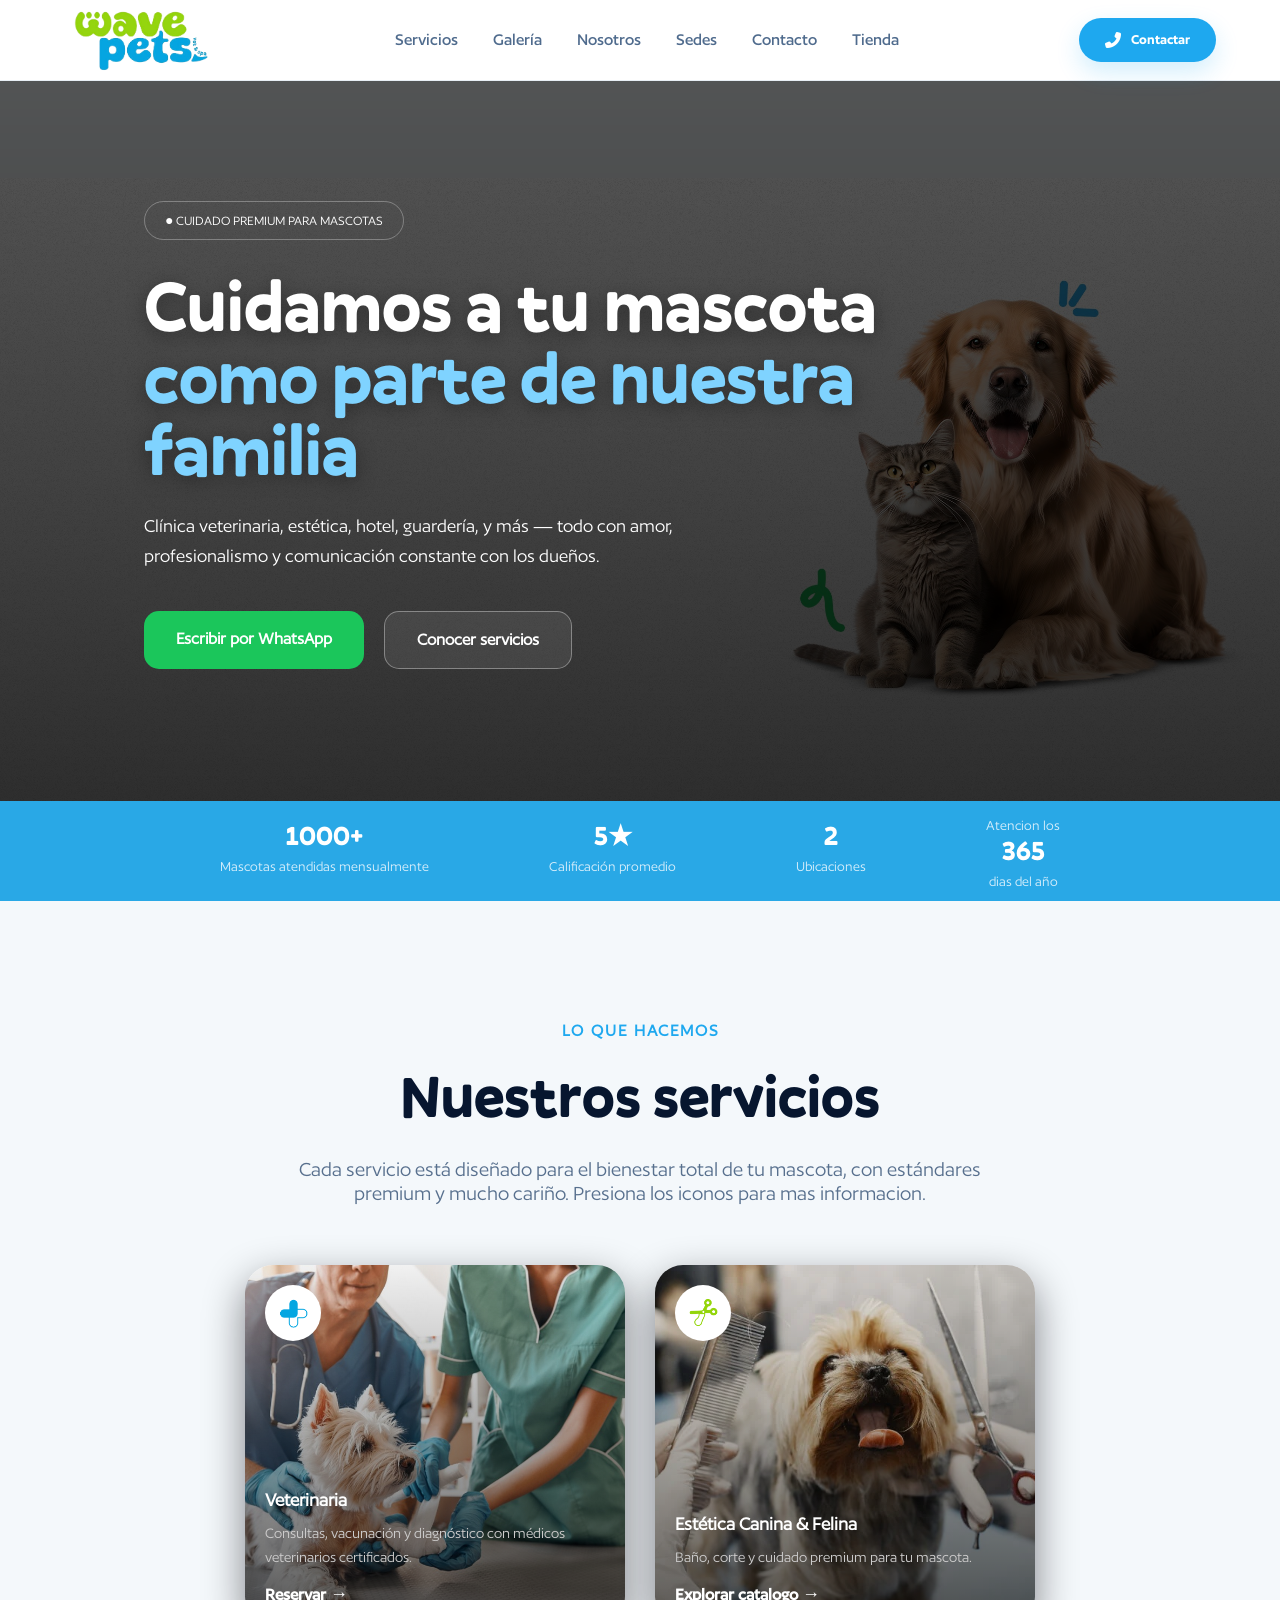
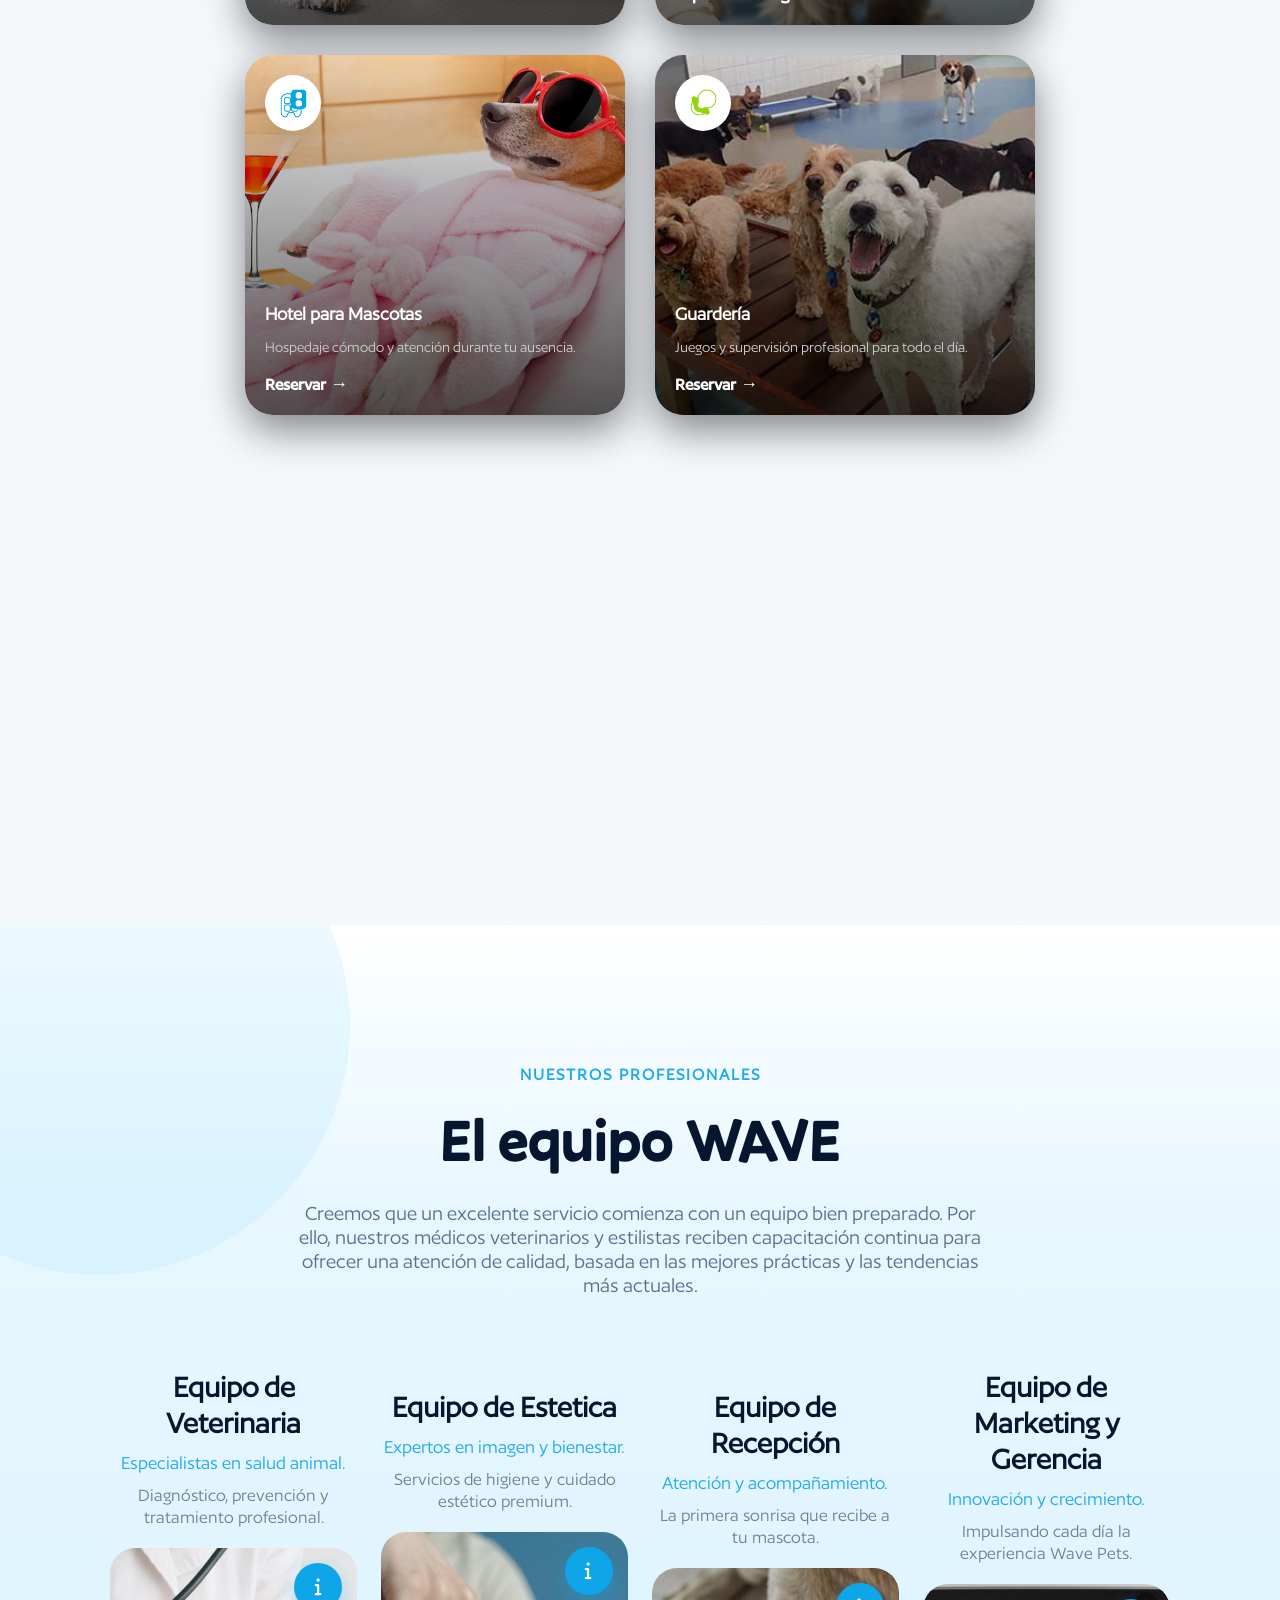
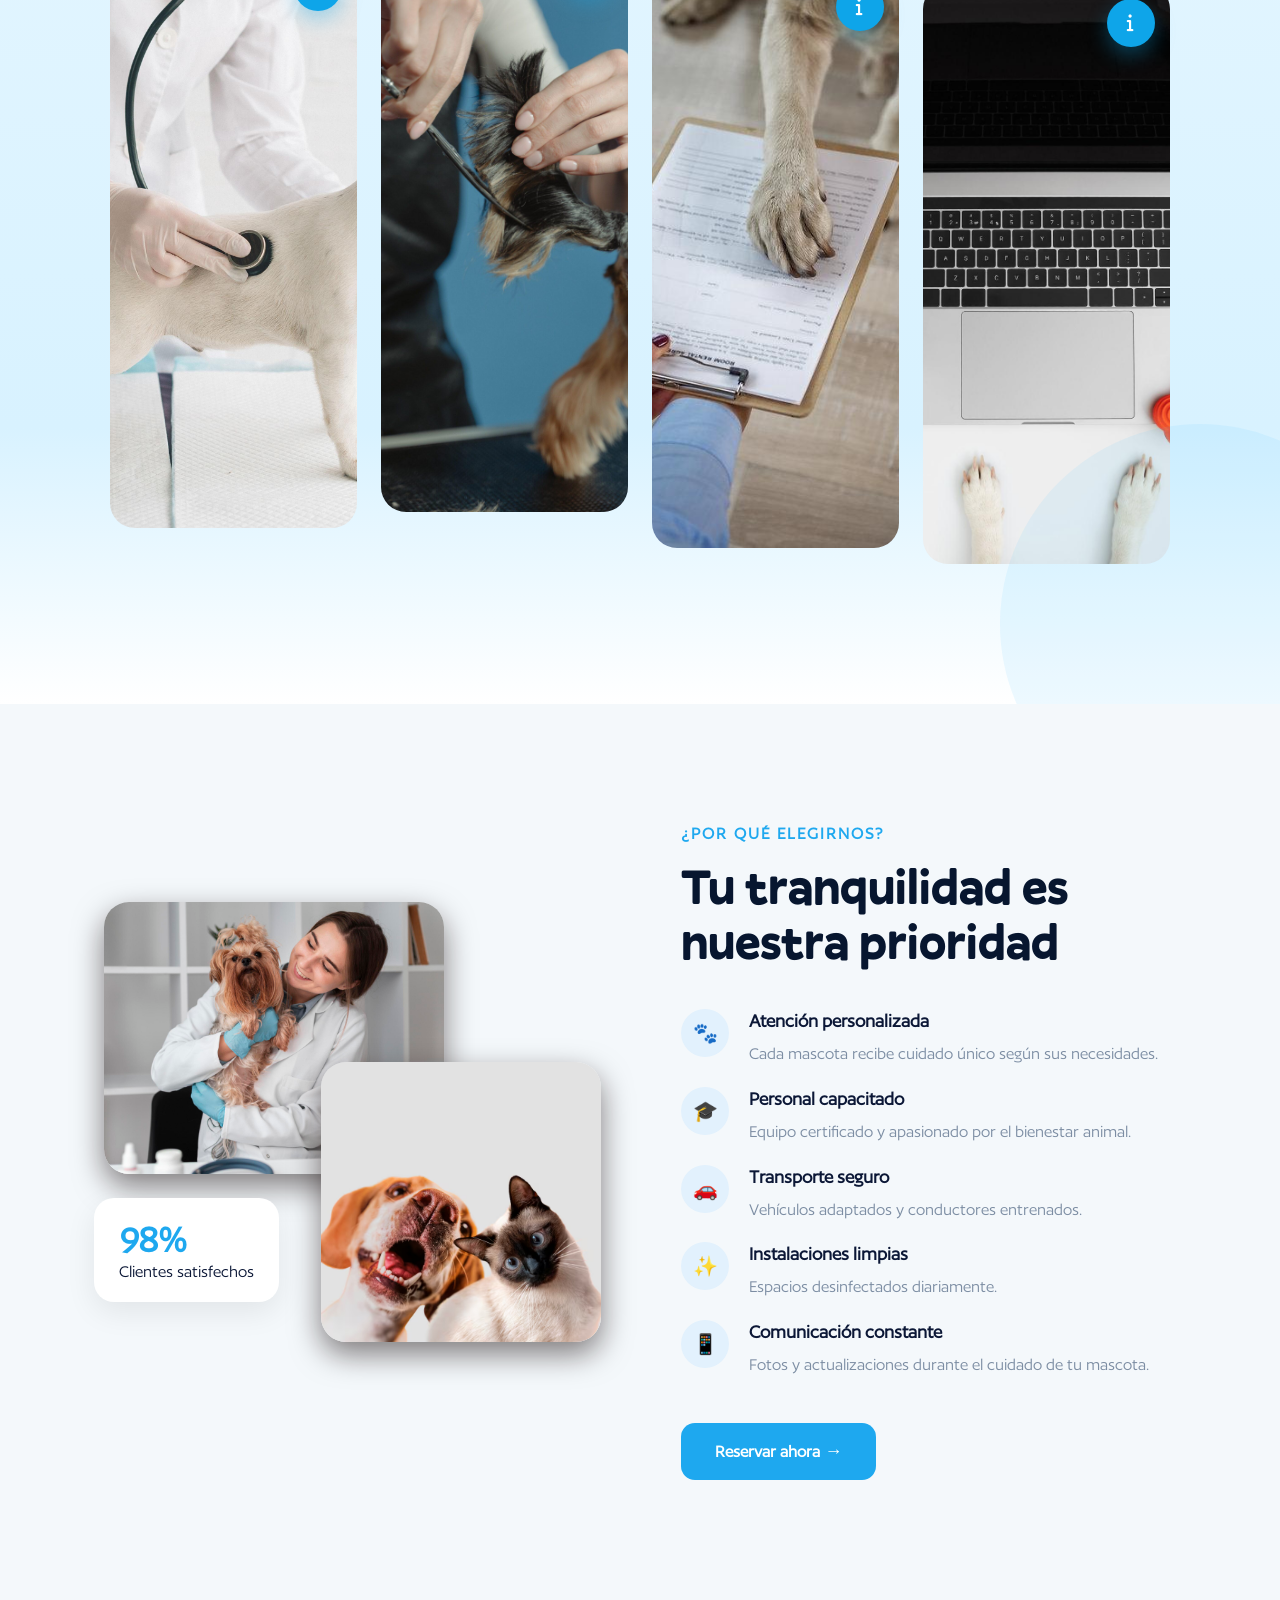
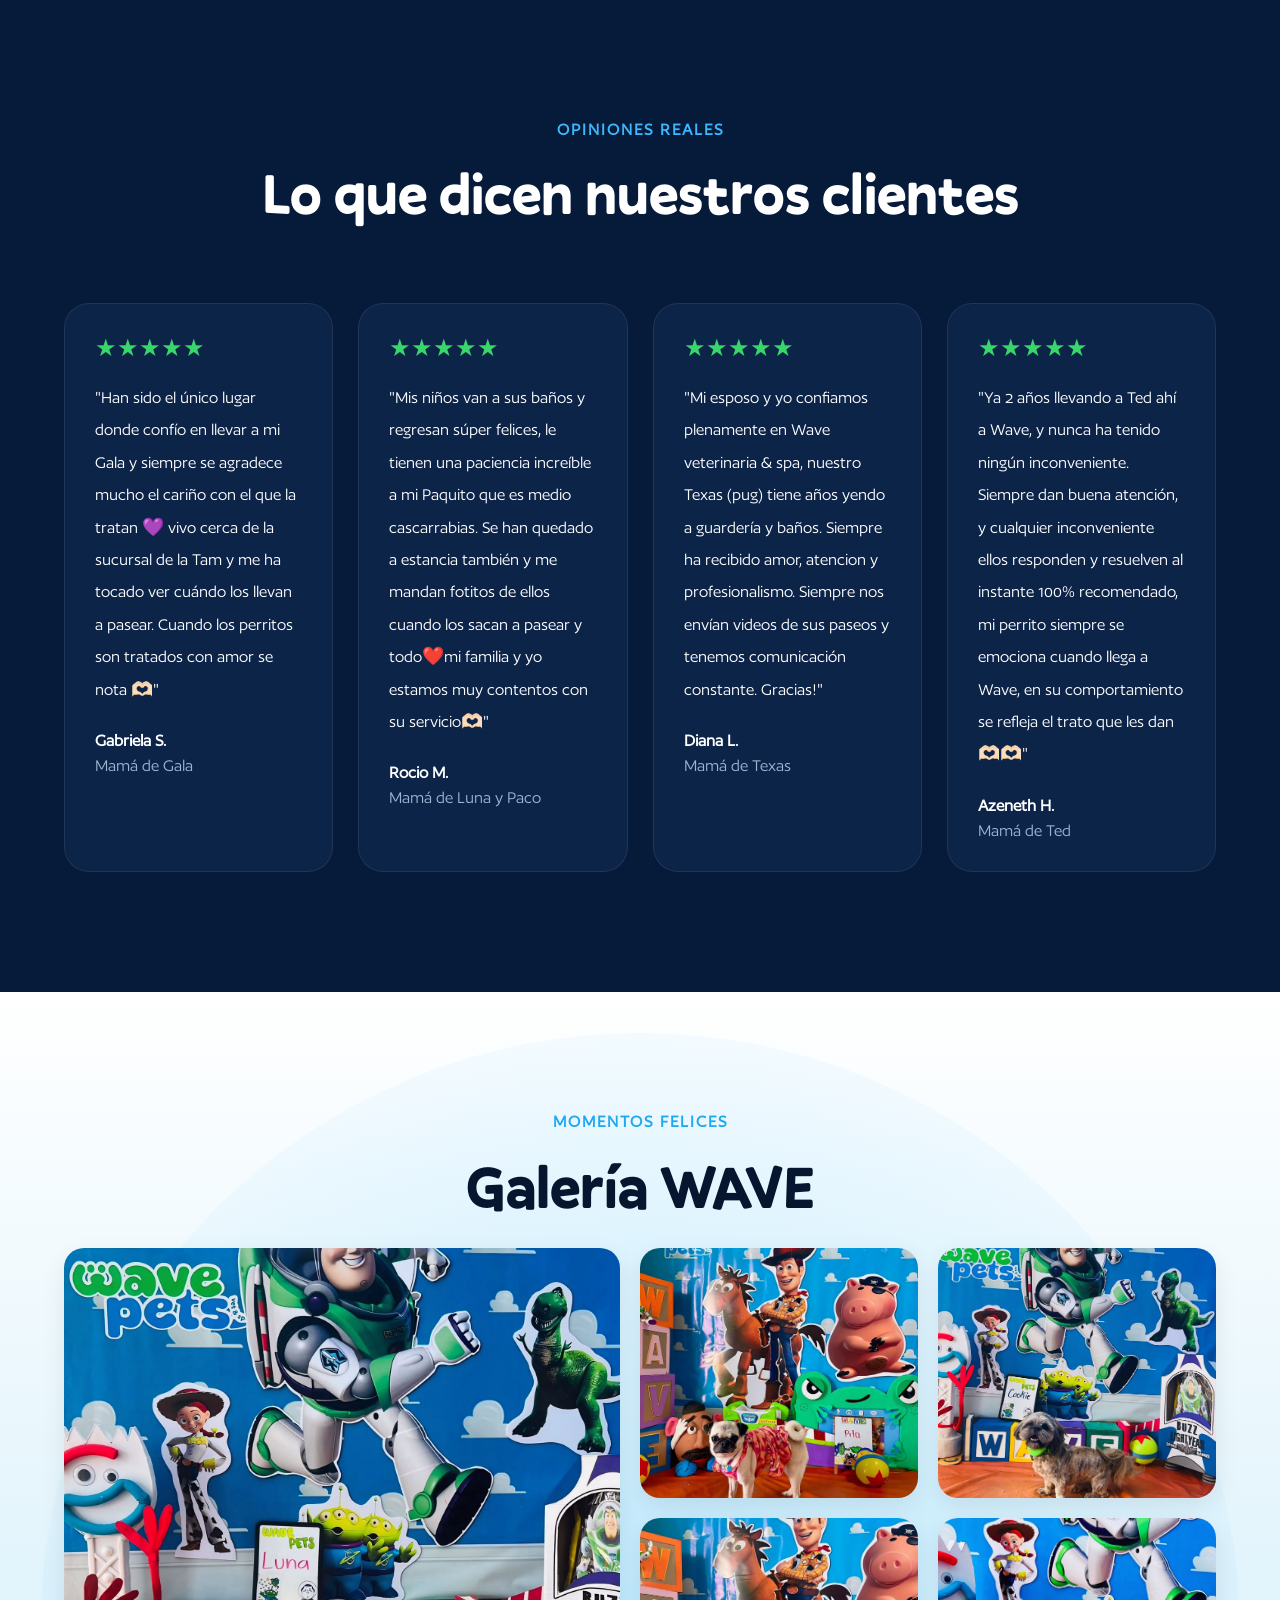
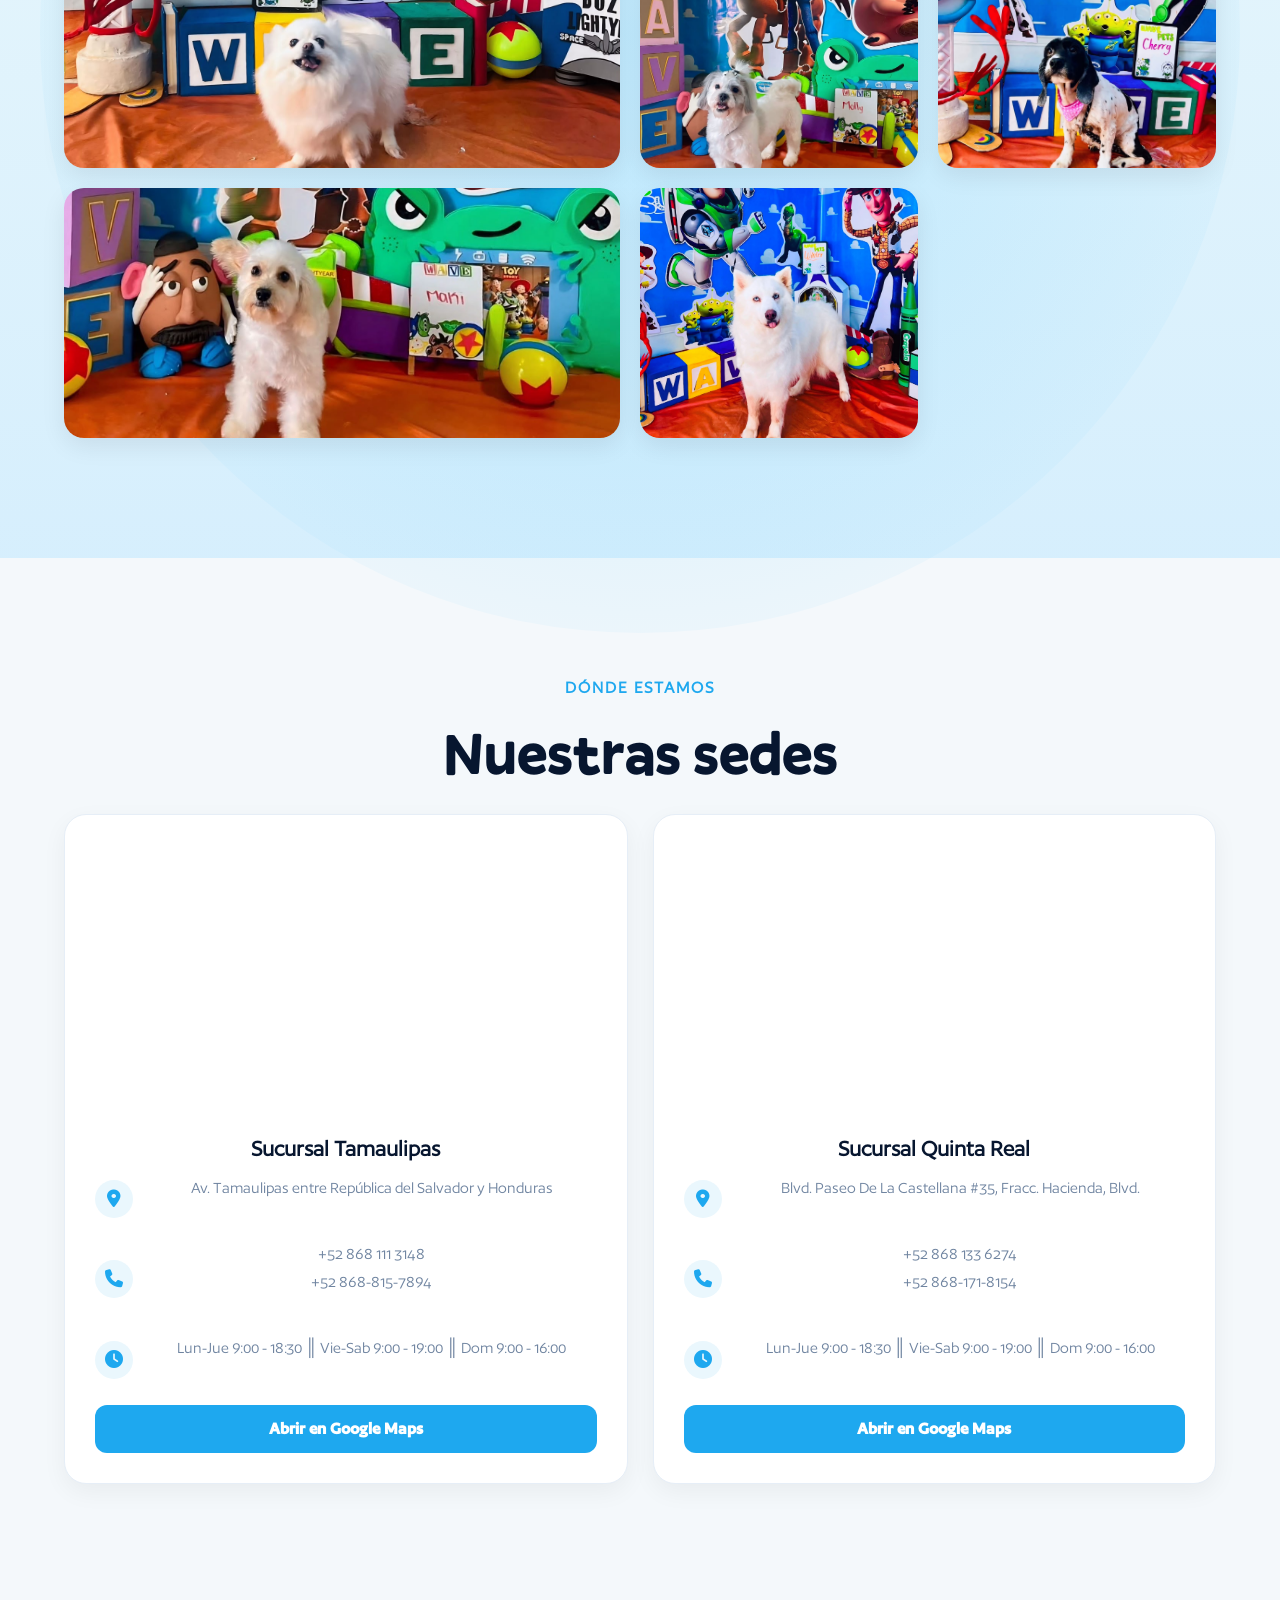
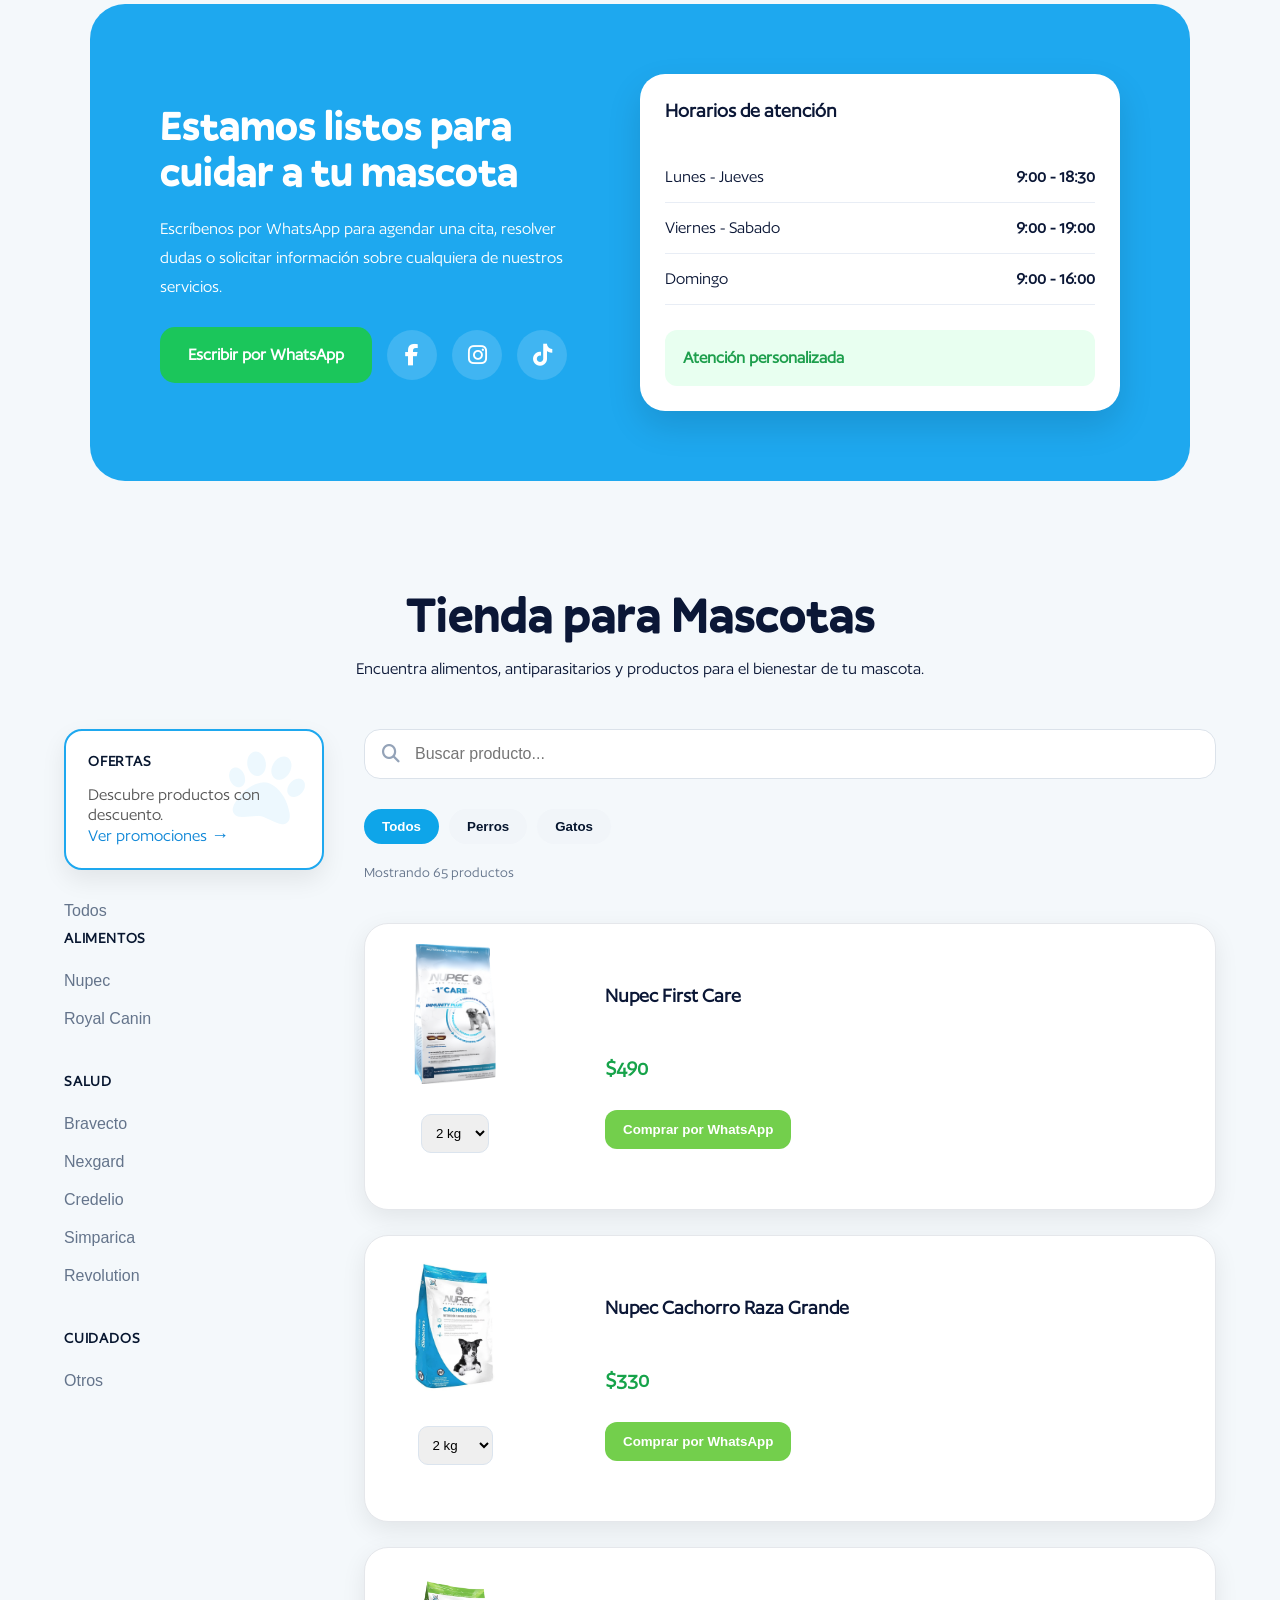
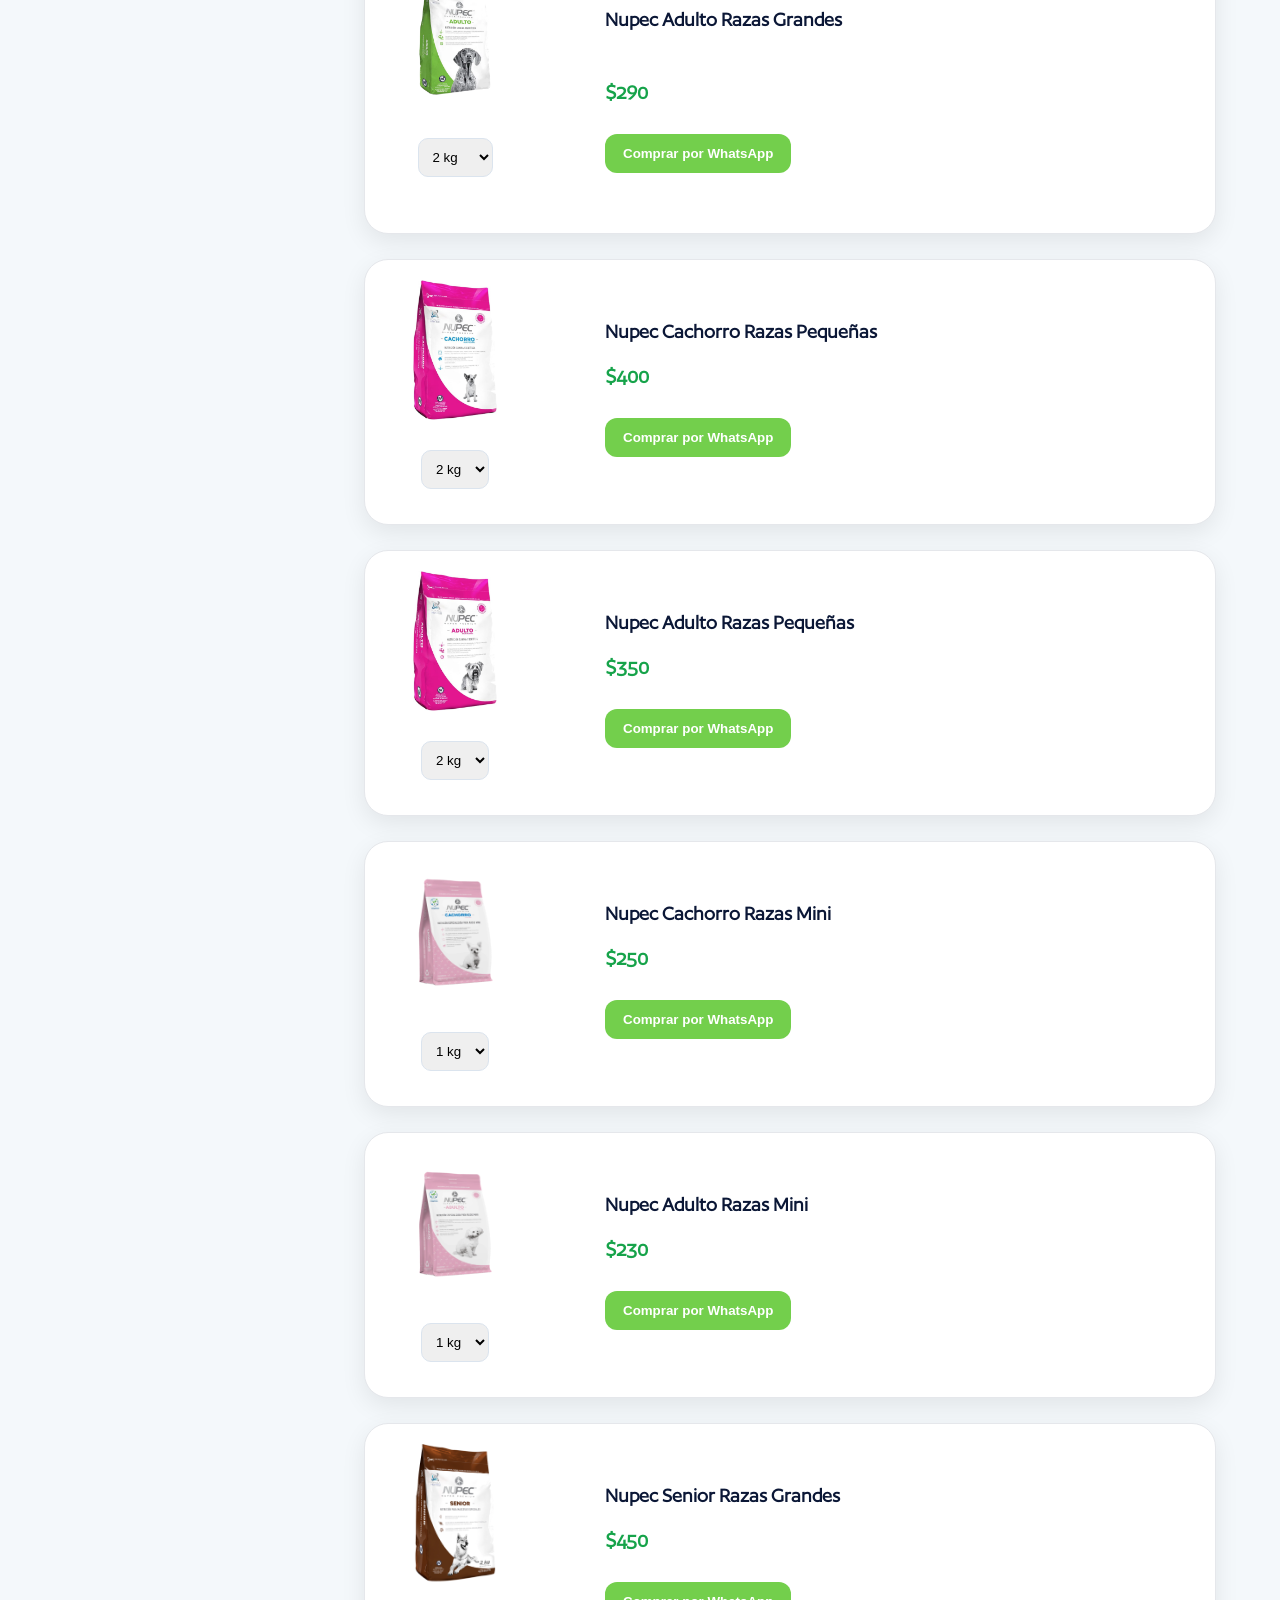
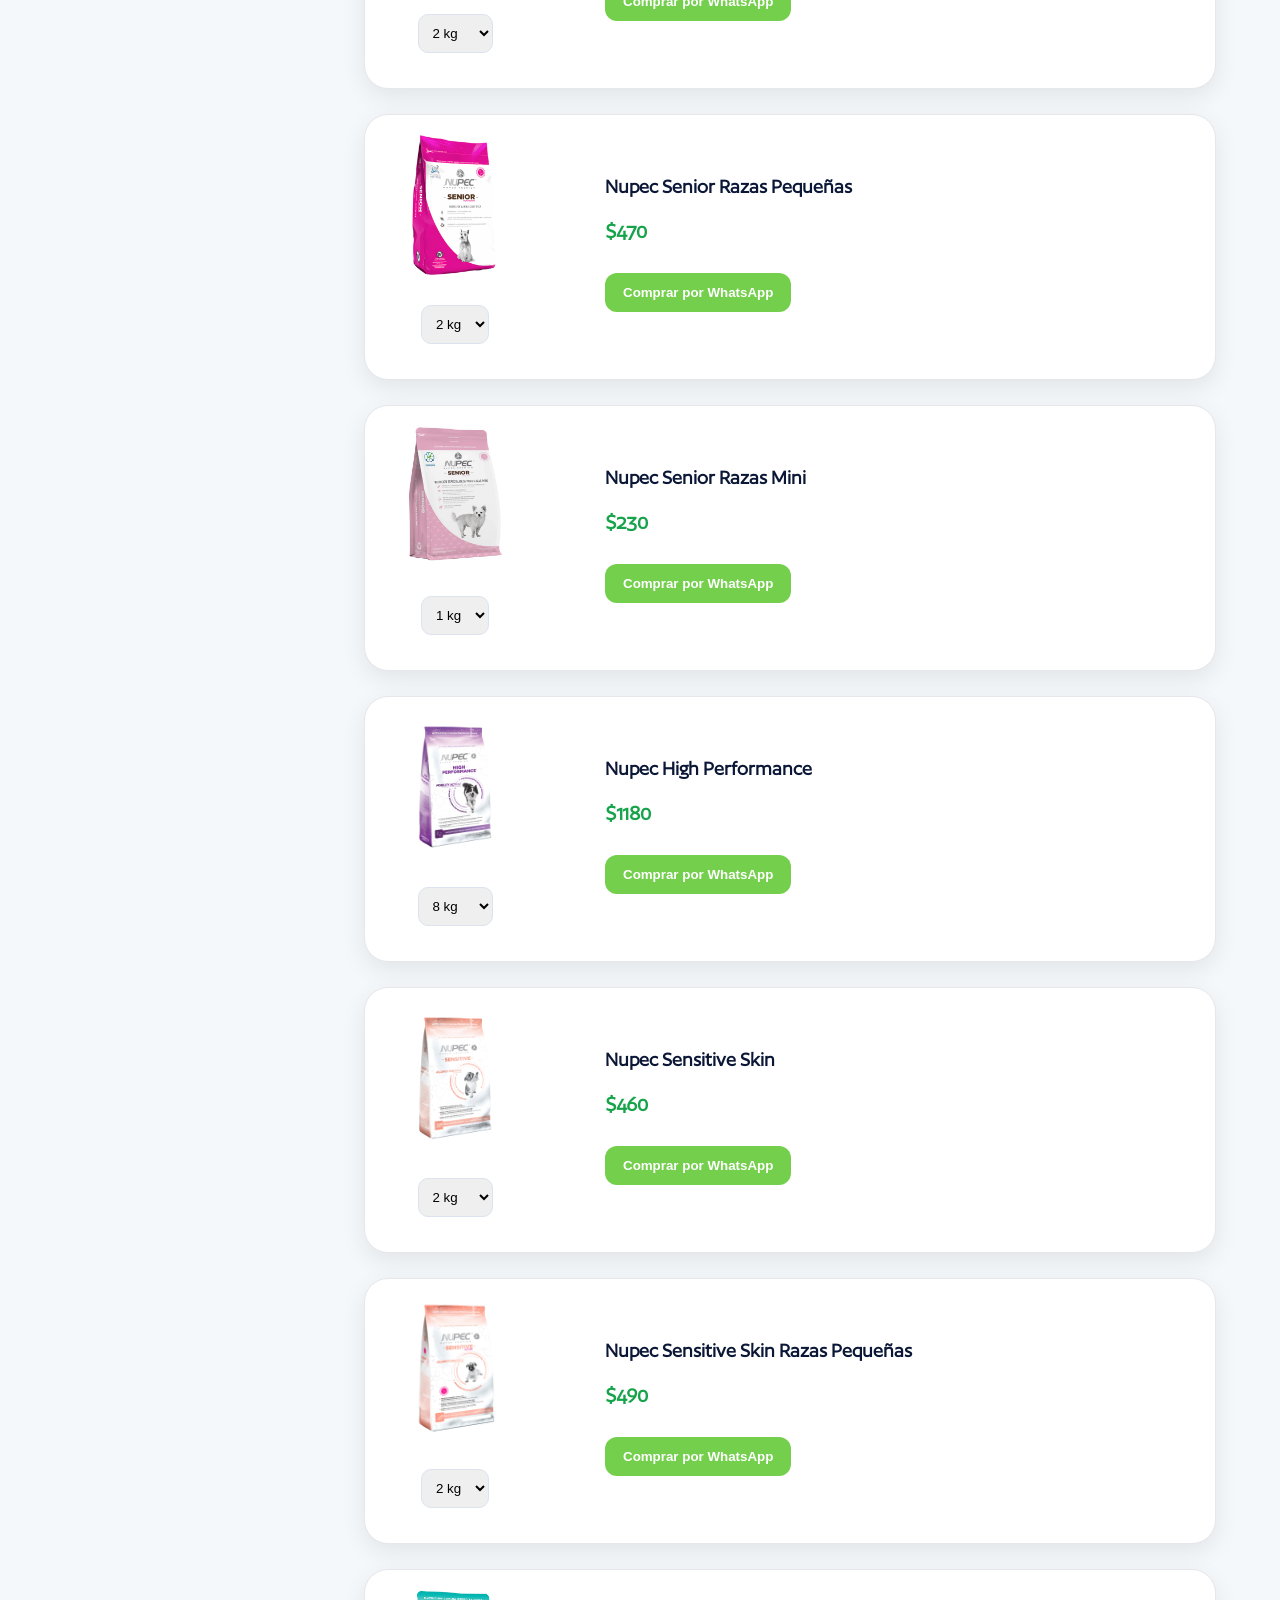
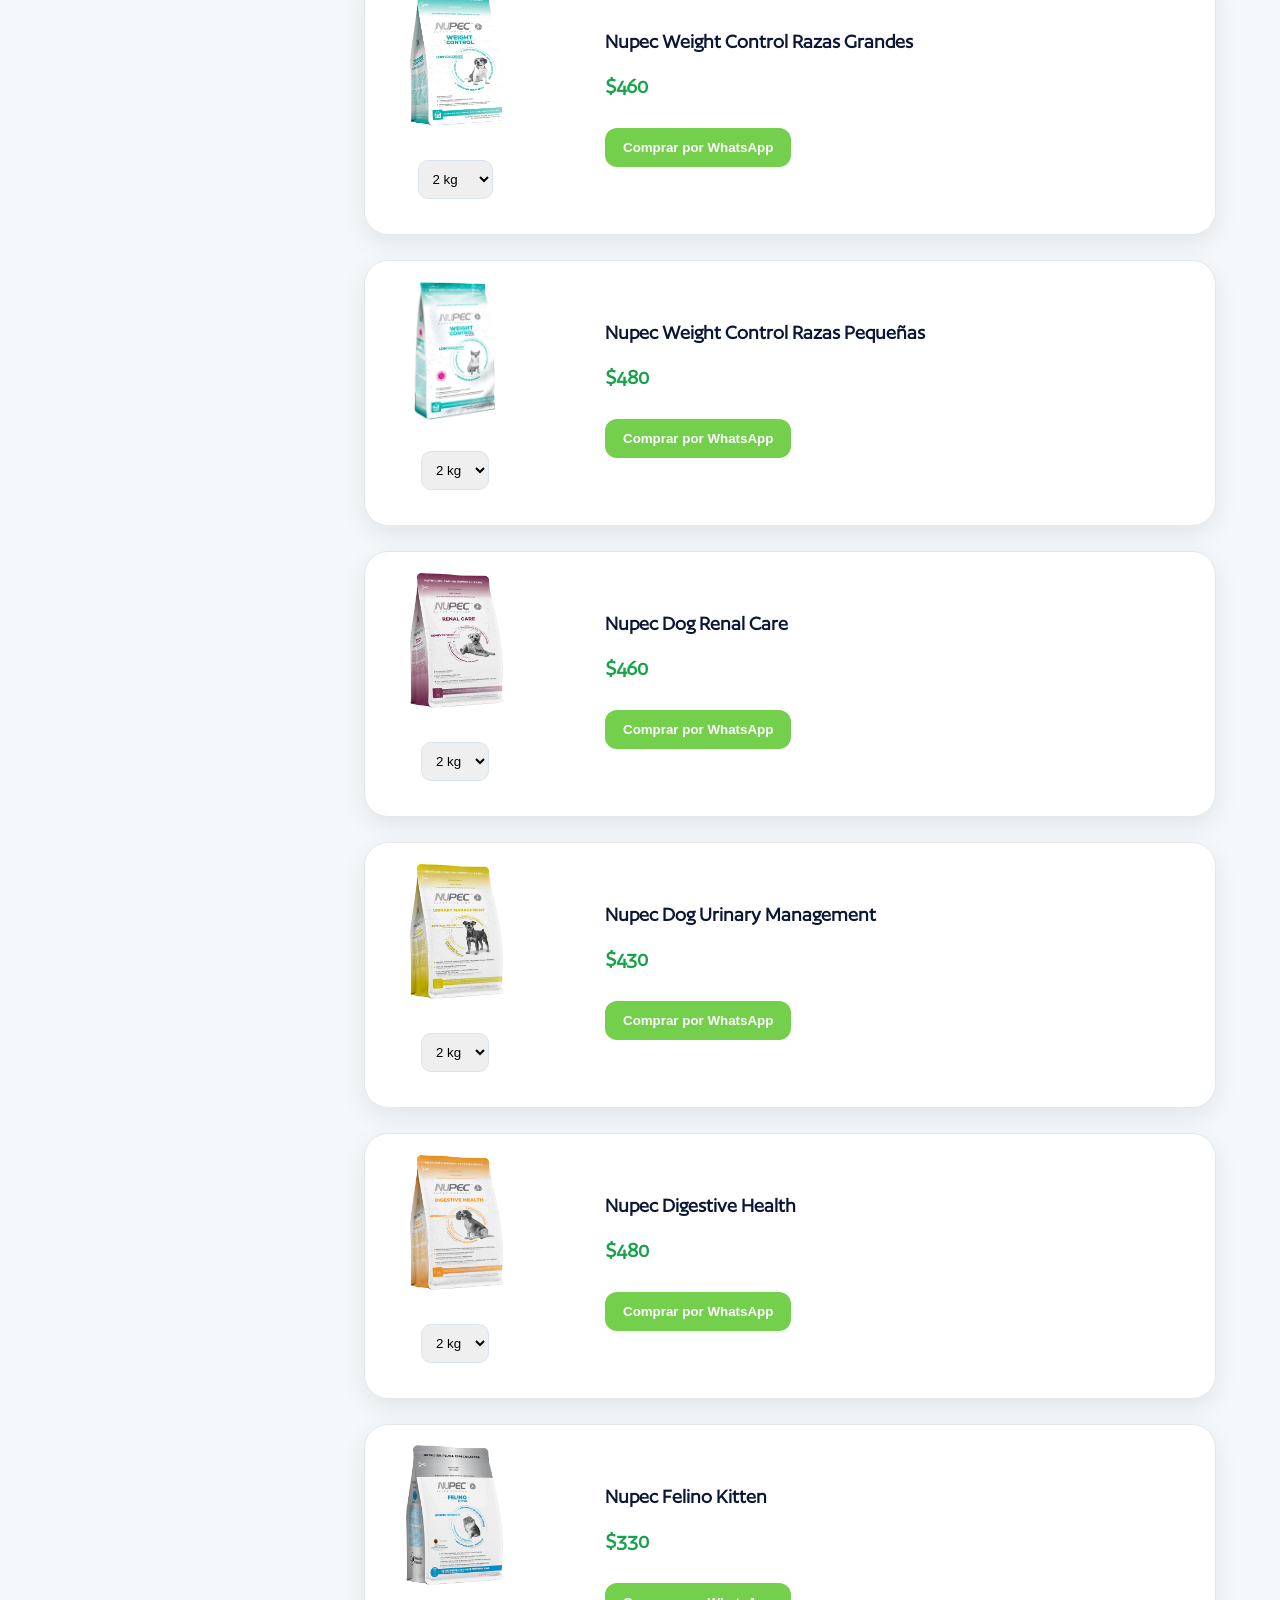
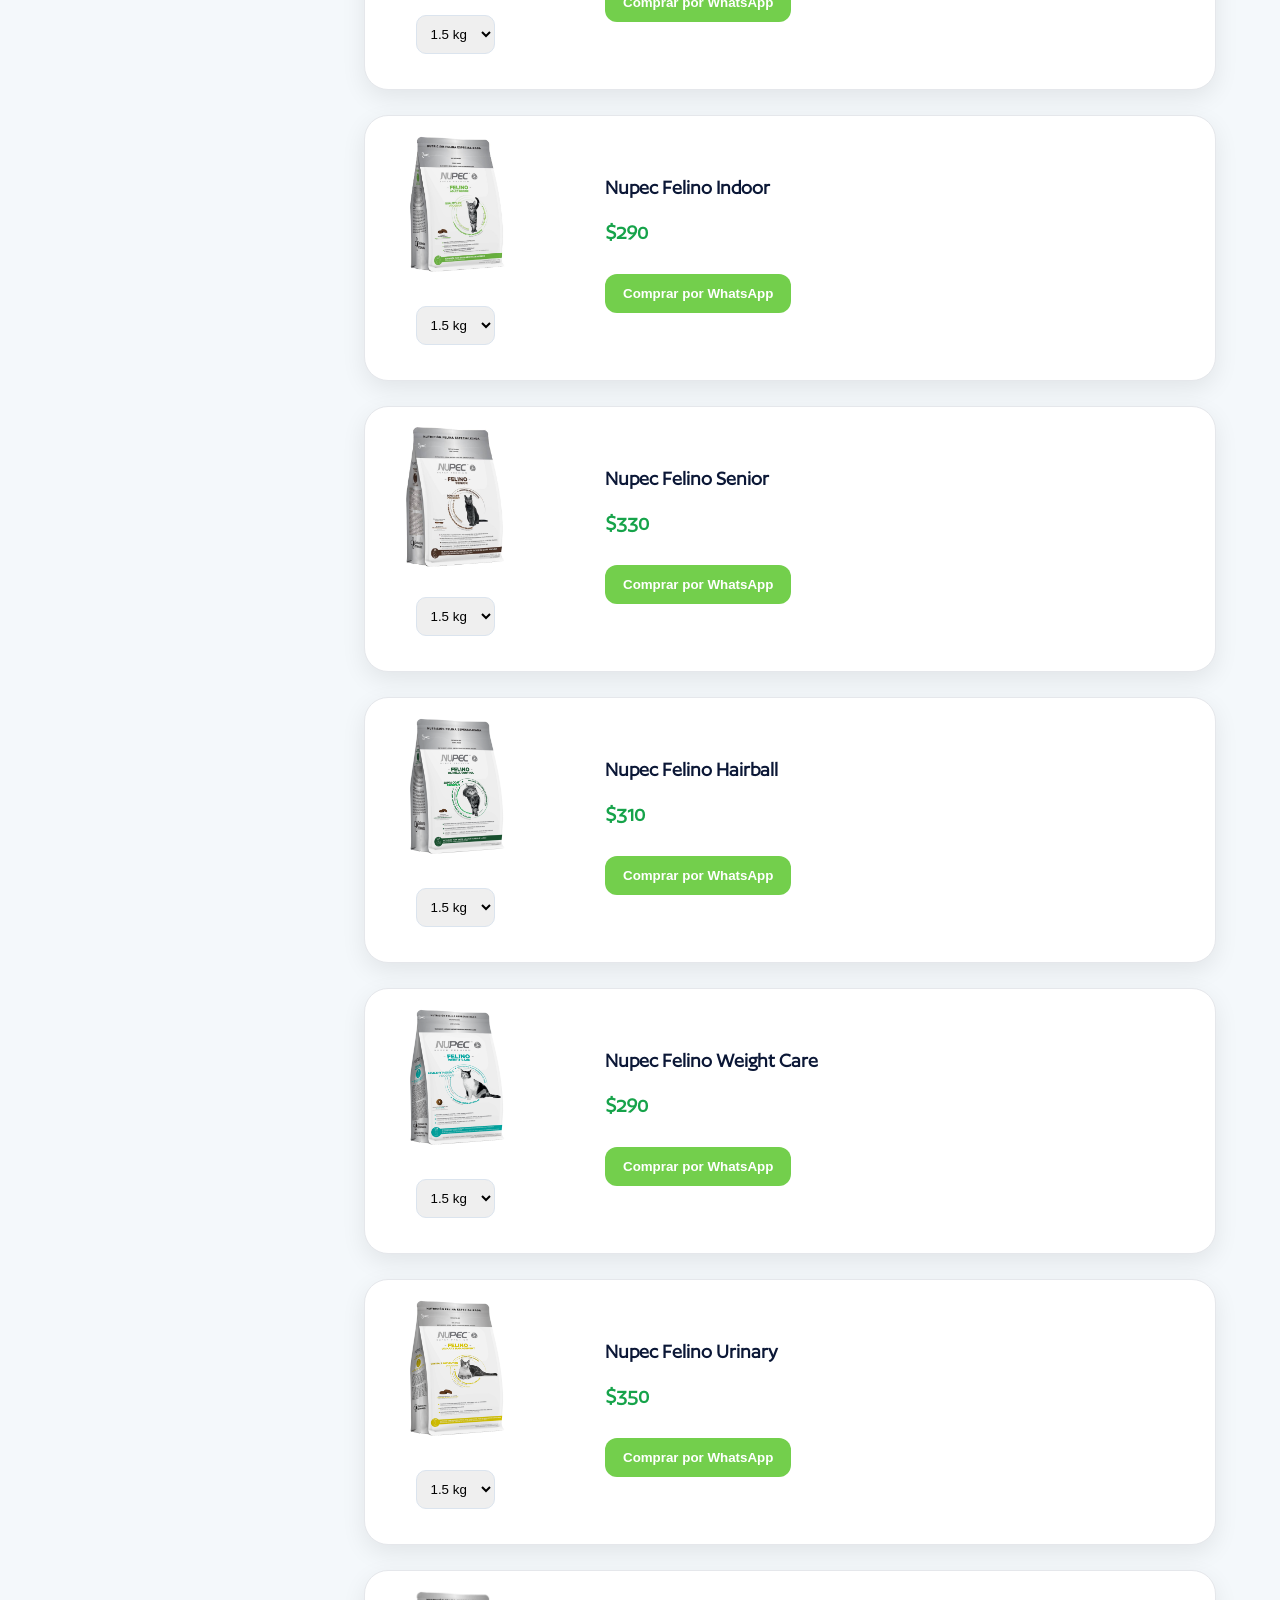
<file: index.html>
<!DOCTYPE html>
<html lang="es">
<head>
    <link rel="icon" type="image/png" href="favicon.png">

    <link rel="apple-touch-icon" href="favicon.png">

<meta name="theme-color" content="#0EA5E9">
    
    <meta charset="UTF-8">
    <meta name="viewport" content="width=device-width, initial-scale=1.0">
    <title>WAVE Pets</title>

    <link rel="stylesheet" href="css/style.css?v=7">

    <link rel="preconnect" href="https://fonts.googleapis.com">
    <link rel="preconnect" href="https://fonts.gstatic.com" crossorigin>
    <link href="https://fonts.googleapis.com/css2?family=Inter:wght@300;400;500;600;700;800&display=swap" rel="stylesheet">

    <link rel="stylesheet"
href="https://cdnjs.cloudflare.com/ajax/libs/font-awesome/6.5.1/css/all.min.css">
</head>
<body>

<header class="navbar">

    <div class="container nav-content">

<div class="logo">
<a href="#inicio" class="logo-link">

    <img src="img/logo.png" alt="Logo Veterinaria">

</a>
    
</div>

<button class="menu-toggle">
    <i class="fas fa-bars"></i>
</button>

    <nav>
<a href="#servicios">Servicios</a>
<a href="#galeria">Galería</a>
<a href="#nosotros">Nosotros</a>
<a href="#sedes">Sedes</a>
<a href="#contacto">Contacto</a>
<a href="#tienda">Tienda</a>

    </nav>

<a href="#" id="abrir-contacto" class="contact-btn">
    <i class="fas fa-phone-alt"></i>
    <span>Contactar</span>
</a>

</div>

</header>


<div class="mobile-menu">

    <a href="#servicios">Servicios</a>
    <a href="#galeria">Galería</a>
    <a href="#nosotros">Nosotros</a>
    <a href="#sedes">Sedes</a>
    <a href="#contacto">Contacto</a>
    <a href="#tienda">Tienda</a>

<a href="#" id="abrir-contacto-mobile" class="contact-btn-mobile">
    <i class="fas fa-phone-alt"></i>
    Contactar
</a>

</div>

<section id="inicio" class="hero">

    <div class="hero-overlay">

    <div class="container hero-content">

        <span class="hero-badge">
            ● CUIDADO PREMIUM PARA MASCOTAS
        </span>

        <h1>
            Cuidamos a tu mascota
            <span>como parte de nuestra familia</span>
        </h1>

        <p>
            Clínica veterinaria, estética, hotel, guardería, y más —
            todo con amor, profesionalismo y comunicación
            constante con los dueños.
        </p>

        <div class="hero-buttons">

<a
href="#"
class="btn-primary abrir-modal"
data-servicio="Información">

    Escribir por WhatsApp

</a>

            <a href="#servicios" class="btn-secondary">

                Conocer servicios
            </a>

        </div>

    </div>

</div>

<div class="stats">

    <div>
        <h2>1000+</h2>
        <p>Mascotas atendidas mensualmente</p>
    </div>

    <div>
        <h2>5★</h2>
        <p>Calificación promedio</p>
    </div>

    <div>
        <h2>2</h2>
        <p>Ubicaciones</p>
    </div>

    <div>
        <p>Atencion los</p>
        <h2>365</h2>
        <p>dias del año</p>
    </div>

</div>

</section>

<section id="servicios" class="services">


    <div class="container">

        <span class="section-tag">
            LO QUE HACEMOS
        </span>

        <h2 class="section-title">
            Nuestros servicios
        </h2>

        <p class="section-description">
            Cada servicio está diseñado para el bienestar total de tu mascota,
            con estándares premium y mucho cariño. Presiona los iconos para mas informacion.
        </p>
        

        <div class="services-grid">

            <div class="service-card color-blue">
                <div class="service-icon" data-servicio="veterinaria">
    <img src="iconos/veterinaria.png" alt="Veterinaria">

    <div class="service-hint">
                <i class="fas fa-arrow-left"></i>
        <span>Conoce más</span>

    </div>
</div>
                <img src="img/veterinaria.jpg" alt="">
                <div class="service-overlay">
                    <h3>Veterinaria</h3>
                    <p>Consultas, vacunación y diagnóstico con médicos veterinarios certificados.</p>


 <a  href="https://wa.me/5218688157894?text=Hola,%20me%20gustaría%20agendar%20una%20cita%20para%20consulta."
     class="service-link"
 data-servicio="Consulta Veterinaria">


    Reservar →

</a>
                
            </div>
            
            </div>
            
<div class="service-card color-green">

                <div class="service-icon" data-servicio="estetica">
    <img src="iconos/estetica.png" alt="Estetica">

        <div class="service-hint">
                <i class="fas fa-arrow-left"></i>
        <span>Conoce más</span>

    </div>
</div>

    <img src="img/estetica.jpg" alt="">

    <div class="service-overlay">
        <h3>Estética Canina & Felina</h3>

        <p>
            Baño, corte y cuidado premium para tu mascota.
        </p>

<a href="#"
   class="service-link abrir-estetica">
   Explorar catalogo →
</a>

    </div>

</div>

            <div class="service-card color-blue">

                <div class="service-icon" data-servicio="hotel">
    <img src="iconos/hotel.png" alt="Hotel">
        <div class="service-hint">
                <i class="fas fa-arrow-left"></i>
        <span>Conoce más</span>

    </div>
</div>

                <img src="img/hotel.jpg" alt="">
                <div class="service-overlay">
                    <h3>Hotel para Mascotas</h3>
                    <p>Hospedaje cómodo y atención durante tu ausencia.</p>
<a href="#"
   class="service-link abrir-modal"
   data-servicio="Servicio de Hotel">

    Reservar →

</a>
                </div>
            </div>

            <div class="service-card color-green">
                <div class="service-icon" data-servicio="guarderia">
    <img src="iconos/guarderia.png" alt="Guarderia">
        <div class="service-hint">
                <i class="fas fa-arrow-left"></i>
        <span>Conoce más</span>

    </div>
</div>
                <img src="img/guarderia.jpg" alt="">
                <div class="service-overlay">
                    <h3>Guardería</h3>
                    <p>Juegos y supervisión profesional para todo el día.</p>
<a href="#"
   class="service-link abrir-modal"
   data-servicio="Servicio de Guardería">

    Reservar →

</a>
                </div>
            </div>

            <div class="service-card color-blue">
                <div class="service-icon" data-servicio="taxi">
    <img src="iconos/taxi.png" alt="Taxi">
        <div class="service-hint">
                <i class="fas fa-arrow-left"></i>
        <span>Conoce más</span>

    </div>
</div>
                <img src="img/taxi.jpg" alt="">
                <div class="service-overlay">
                    <h3>Taxi para Mascotas</h3>
                    <p>Transporte seguro y puntual puerta a puerta.</p>
<a href="#"
   class="service-link abrir-modal"
   data-servicio="Taxi para Mascotas">

    Reservar →

</a>
                </div>
            </div>

<div class="service-card color-green">

    <div class="service-icon" data-servicio="tienda">
        <img src="iconos/tienda.png" alt="Tienda">
            <div class="service-hint">
                <i class="fas fa-arrow-left"></i>
        <span>Conoce más</span>

    </div>
    </div>

    <img src="img/tienda.jpg" alt="Tienda para mascotas">

    <div class="service-overlay">

        <h3>Tienda para Mascotas</h3>

        <p>
            Alimentos, accesorios, juguetes y productos para el bienestar de tu mascota.
        </p>


<a href="#"
   class="service-link abrir-modal-marcas">
   Ver marcas  →
</a>


    </div>

</div>
        </div>

    </div>


</section>


<section id="equipo" class="team">

    <div class="container">

        <span class="section-tag">
            NUESTROS PROFESIONALES
        </span>

        <h2 class="section-title">
            El equipo WAVE
        </h2>

        <p class="section-description">
Creemos que un excelente servicio comienza con un equipo bien preparado. Por ello, nuestros médicos veterinarios y estilistas reciben capacitación continua para ofrecer una atención de calidad, basada en las mejores prácticas y las tendencias más actuales. </p>

        <div class="team-grid">
            

            <div class="team-card"
                data-equipo="veterinaria">

                
                <div class="team-info">

                    <h3>Equipo de Veterinaria</h3>

                    <span>
                        Especialistas en salud animal.
                    </span>

                    <p>
                        Diagnóstico, prevención y tratamiento profesional.
                    </p>

                    <br>

                </div>

<div class="team-image">

    <img src="img/vet1.jpg" alt="Veterinaria">

        <div class="btn-team-info">

        <i class="fas fa-info"></i>

        <span class="tooltip">
            Conoce al equipo
        </span>

    </div>

</div>
              


            </div>

            <div class="team-card"
                data-equipo="estetica">

                                <div class="team-info">

                                    <br>
                                    
                    <h3>Equipo de Estetica</h3>

                    <span>
                        Expertos en imagen y bienestar.
                    </span>

                    <p>
                        Servicios de higiene y cuidado estético premium.
                    </p>

                    <br>

                </div>

<div class="team-image">

    <img src="img/vet2.jpg" alt="Veterinaria">

        <div class="btn-team-info">

        <i class="fas fa-info"></i>

        <span class="tooltip">
            Conoce al equipo
        </span>

    </div>


</div>



            </div>

            <div class="team-card"
                    data-equipo="recepcion">

                    <div class="team-info">

                        <br>

                    <h3>Equipo de Recepción</h3>

                    <span>
                        Atención y acompañamiento.
                    </span>

                    <p>
                        La primera sonrisa que recibe a tu mascota.
                    </p>

                    <br>

                </div>


<div class="team-image">

    <img src="img/vet3.jpg" alt="Veterinaria">

        <div class="btn-team-info">

        <i class="fas fa-info"></i>

        <span class="tooltip">
            Conoce al equipo
        </span>

    </div>

</div>


            </div>

            <div class="team-card"
                    data-equipo="marketing">

                                    <div class="team-info">

                    <h3>Equipo de Marketing y Gerencia</h3>

                    <span>
                        Innovación y crecimiento.
                    </span>

                    <p>
    Impulsando cada día la experiencia Wave Pets.
                    </p>

                    <br>

                </div>


<div class="team-image">

    <img src="img/vet4.jpg" alt="Veterinaria">

        <div class="btn-team-info">

        <i class="fas fa-info"></i>

        <span class="tooltip">
            Conoce al equipo
        </span>

    </div>

</div>


            </div>
            
        </div>

    </div>

</section>

<section id="nosotros" class="benefits">

    <div class="container benefits-container">

        <div class="benefits-images">

            <img src="img/perrito-benefits.jpg" class="img-main">

            <img src="img/gato-benefits.jpg" class="img-secondary">

            <div class="benefit-stat">
                <h3>98%</h3>
                <p>Clientes satisfechos</p>
            </div>

        </div>

        <div class="benefits-content">

            <span class="section-benefits">
                ¿POR QUÉ ELEGIRNOS?
            </span>

            <h2>
                Tu tranquilidad es nuestra prioridad
            </h2>

            
            <div class="benefit-item">

                    <div class="benefit-icon">
                    🐾
                   </div>
             <div class="benefit-text">
                 <h4> Atención personalizada</h4>
                 <p>Cada mascota recibe cuidado único según sus necesidades.</p>
                 </div>
            </div>


            <div class="benefit-item">

                    <div class="benefit-icon">
                   🎓
                   </div>
              <div class="benefit-text">
                 <h4> Personal capacitado</h4>
                 <p>Equipo certificado y apasionado por el bienestar animal.</p>
                 </div>
            </div>

            <div class="benefit-item">

                    <div class="benefit-icon">
                   🚗
                   </div>
              <div class="benefit-text">
                <h4>Transporte seguro</h4>
                <p>Vehículos adaptados y conductores entrenados.</p>
              </div>
            </div>

            <div class="benefit-item">

                <div class="benefit-icon">
              ✨
               </div>
              <div class="benefit-text">
                <h4> Instalaciones limpias</h4>
                <p>Espacios desinfectados diariamente.</p>
                </div>
            </div>

            <div class="benefit-item">

                <div class="benefit-icon">
               📱
               </div>
              <div class="benefit-text">
                <h4>Comunicación constante</h4>
                <p>Fotos y actualizaciones durante el cuidado de tu mascota.</p>
                </div>
            </div>

            <a href="#" class="btn-reservar">
                Reservar ahora →
            </a>

            

        </div>

    </div>

</section>


<section id="testimonios" class="testimonials">

    <div class="container">

        <span class="section-tag testimonial-tag">
            OPINIONES REALES
        </span>

        <h2 class="testimonial-title">
            Lo que dicen nuestros clientes
        </h2>

        <div class="testimonial-grid">

            <div class="testimonial-card">

                <div class="stars">★★★★★</div>

                <p>
                    "Han sido el único lugar donde confío en llevar a mi Gala y siempre se agradece mucho el cariño con el que la tratan 💜 vivo cerca de la sucursal de la Tam y me ha tocado ver cuándo los llevan a pasear. Cuando los perritos son tratados con amor se nota 🫶🏻"
                </p>

                <div class="testimonial-author">
                    <strong>Gabriela S.</strong>
                    <span>Mamá de Gala</span>
                </div>

            </div>

            <div class="testimonial-card">

                <div class="stars">★★★★★</div>

                <p>
                    "Mis niños van a sus baños y regresan súper felices, le tienen una paciencia increíble a mi Paquito que es medio cascarrabias. Se han quedado a estancia también y me mandan fotitos de ellos cuando los sacan a pasear y todo❤️mi familia y yo estamos muy contentos con su servicio🫶🏻"
                </p>

                <div class="testimonial-author">
                    <strong>Rocio M.</strong>
                    <span>Mamá de Luna y Paco</span>
                </div>

            </div>

            <div class="testimonial-card">

                <div class="stars">★★★★★</div>

                <p>
                    "Mi esposo y yo confiamos plenamente en Wave veterinaria & spa, nuestro Texas (pug) tiene años yendo a guardería y baños.  Siempre ha recibido amor, atencion y profesionalismo. Siempre nos envían videos de sus paseos y tenemos comunicación constante. Gracias!"
                </p>

                <div class="testimonial-author">
                    <strong>Diana L.</strong>
                    <span>Mamá de Texas</span>
                </div>

            </div>

            <div class="testimonial-card">

                <div class="stars">★★★★★</div>

                <p>
                    "Ya 2 años llevando a Ted ahí a Wave, y nunca ha tenido ningún inconveniente. Siempre dan buena atención, y cualquier inconveniente ellos responden y resuelven al instante 
100% recomendado, mi perrito siempre se emociona cuando llega a Wave, en su comportamiento se refleja el trato que les dan 🫶🏻🫶🏻"
                </p>

                <div class="testimonial-author">
                    <strong>Azeneth H.</strong>
                    <span>Mamá de Ted</span>
                </div>

            </div>

        </div>

    </div>

</section>

<section id="galeria" class="gallery">

    <div class="container">

        <span class="section-tag">
            MOMENTOS FELICES
        </span>

        <h2 class="section-title">
            Galería WAVE
        </h2>

        <div class="gallery-grid">

            <img src="img/galeria1.jpg" class="gallery-big">

            <img src="img/galeria2.jpg">
            <img src="img/galeria3.jpg">
            <img src="img/galeria4.jpg">
            <img src="img/galeria5.jpg">
            <img src="img/galeria6.jpg">
            <img src="img/galeria7.jpg">

        </div>

    </div>

</section>

<section id="sedes" class="branches">

    <div class="container">

        <span class="section-tag">
            DÓNDE ESTAMOS
        </span>

        <h2 class="section-title">
            Nuestras sedes
        </h2>

        <div class="branches-grid catalogo-grid">

            <div class="branch-card catalogo-card">

                <iframe
                src="https://www.google.com/maps/embed?pb=!1m18!1m12!1m3!1d3589.704630444634!2d-97.49772168821764!3d25.879197077183385!2m3!1f0!2f0!3f0!3m2!1i1024!2i768!4f13.1!3m3!1m2!1s0x866feb90c55f1c3b%3A0xaf480a0354879c6d!2sVETERINARIA%20Y%20SPA%20WAVE%20PETS%20SUC.%20TAMAULIPAS!5e0!3m2!1ses-419!2smx!4v1781888458793!5m2!1ses-419!2smx" width="600" height="450" style="border:0;" allowfullscreen="" loading="lazy" referrerpolicy="no-referrer-when-downgrade">
                </iframe>

                

                <div class="branch-info">

                                        <h3>Sucursal Tamaulipas</h3>

<div class="branch-item">

    <div class="branch-icon">
        <i class="fas fa-map-marker-alt"></i>
    </div>

    <p>Av. Tamaulipas entre República del Salvador y Honduras</p>

</div>

<div class="branch-item">

    <div class="branch-icon">
        <i class="fas fa-phone"></i>
    </div>

    <p>+52 868 111 3148<br>
       +52 868-815-7894</p>

</div>

<div class="branch-item">

    <div class="branch-icon">
        <i class="fas fa-clock"></i>
    </div>

    <p> Lun-Jue 9:00 - 18:30 ║ Vie-Sab 9:00 - 19:00 ║ Dom 9:00 - 16:00</p>

</div>

                    <a href="https://maps.app.goo.gl/ok7EL5UBs4eYwZDY6"
                       target="_blank"
                       class="maps-btn">
                        Abrir en Google Maps
                    </a>

                </div>

            </div>

            <div class="branch-card catalogo-card">

                <iframe
                src="https://www.google.com/maps/embed?pb=!1m18!1m12!1m3!1d28721.97024285982!2d-97.57053792568362!3d25.861370500000007!2m3!1f0!2f0!3f0!3m2!1i1024!2i768!4f13.1!3m3!1m2!1s0x866f931489f0187d%3A0xf52c57ca3a1912c!2sWAVE%20SUC.%20QUINTA%20REAL!5e0!3m2!1ses-419!2smx!4v1781888634437!5m2!1ses-419!2smx" width="600" height="450" style="border:0;" allowfullscreen="" loading="lazy" referrerpolicy="no-referrer-when-downgrade">
                </iframe>

                                <div class="branch-info">

    <h3>Sucursal Quinta Real</h3>

<div class="branch-item">

    <div class="branch-icon">
        <i class="fas fa-map-marker-alt"></i>
    </div>

    <p>Blvd. Paseo De La Castellana #35, Fracc. Hacienda, Blvd.</p>

</div>

<div class="branch-item">

    <div class="branch-icon">
        <i class="fas fa-phone"></i>
    </div>

    <p>+52 868 133 6274<br>
       +52 868-171-8154 </p>

</div>

<div class="branch-item">

    <div class="branch-icon">
        <i class="fas fa-clock"></i>
    </div>

    <p> Lun-Jue 9:00 - 18:30 ║ Vie-Sab 9:00 - 19:00 ║ Dom 9:00 - 16:00</p>

</div>

                    <a href="https://maps.app.goo.gl/AAhpPvq49yWvKCTa8"
                       target="_blank"
                       class="maps-btn">

                  Abrir en Google Maps

</a>
                </div>

            </div>

        </div>

    </div>

</section>

<section id="contacto" class="contact-containe">

    <div class="container contact-container">

        <div class="contact-left">

            <h2>
                Estamos listos para cuidar a tu mascota
            </h2>

            <p>
                Escríbenos por WhatsApp para agendar una cita,
                resolver dudas o solicitar información sobre
                cualquiera de nuestros servicios.
            </p>
<div class="contact-actions">



    <a href="#"
   class="contact-whatsapp abrir-modal"
   data-servicio="Información">

    Escribir por WhatsApp

</a>

<div class="socials">

    <a href="https://www.facebook.com/share/1CqtzVBqYs/?mibextid=wwXIfr" target="_blank">
        <i class="fab fa-facebook-f"></i>
    </a>

    <a href="https://www.instagram.com/wavepetsmx?igsh=amN0MXN0NWlxNHpx" target="_blank">
        <i class="fab fa-instagram"></i>
    </a>

    <a href="https://www.tiktok.com/@wavepets?_r=1&_t=ZS-97LNHfF3N96" target="_blank">
        <i class="fab fa-tiktok"></i>
    </a>

</div>
</div>

        </div>

        <div class="contact-right">

            <h3>Horarios de atención</h3>

            <div class="schedule-item">
                <span>Lunes - Jueves</span>
                <strong>9:00 - 18:30</strong>
            </div>

            <div class="schedule-item">
                <span>Viernes - Sabado </span>
                <strong>9:00 - 19:00</strong>
            </div>

            <div class="schedule-item">
                <span>Domingo</span>
                <strong>9:00 - 16:00</strong>
            </div>

            <div class="emergency-box">
                Atención personalizada
            </div>

        </div>

    </div>

</section>

<section id="tienda" class="store">

    <div class="section-header">

        <h2>
            Tienda para Mascotas
        </h2>

        <p>
            Encuentra alimentos, antiparasitarios y productos para el bienestar de tu mascota.
        </p>

    </div>

    <div class="store-layout">

        <aside class="store-sidebar">

            <div class="sidebar-group">

                <div id="card-ofertas" class="card-ofertas">

    <div class="card-ofertas-paw">
        <i class="fa-solid fa-paw"></i>
    </div>

    <h3 class="titulo-ofertas">
        Ofertas
    </h3>

    <p class="texto-ofertas">
        Descubre productos con descuento.
    </p>

    <span class="accion-ofertas">
        Ver promociones →
    </span>

</div>

<button
    class="btn-filtro"
    data-marca="todos">

    Todos

</button>

                <h3>Alimentos</h3>

<button
    class="btn-filtro"
    data-marca="nupec">

    Nupec

</button>

<button
    class="btn-filtro"
    data-marca="royalcanin">

    Royal Canin

</button>

            </div>

            <div class="sidebar-group">

                <h3>Salud</h3>

<button
    class="btn-filtro"
    data-marca="bravecto">

    Bravecto

</button>

<button
    class="btn-filtro"
    data-marca="nexgard">

    Nexgard

</button>

<button
    class="btn-filtro"
    data-marca="credelio">

    Credelio

</button>

<button
    class="btn-filtro"
    data-marca="simparica">

    Simparica

</button>

<button
    class="btn-filtro"
    data-marca="revolution">

    Revolution

</button>

            </div>

            <div class="sidebar-group">

                <h3>Cuidados</h3>

<button
    class="btn-filtro"
    data-marca="fancypets">

    Otros

</button>

            </div>

        </aside>

        <div class="store-content">

            <div class="buscador-productos">

                <i class="fas fa-search"></i>

                <input
                    type="search"
                    id="buscar-producto"
                    placeholder="Buscar producto...">

            </div>

            <div class="filtro-mobile">

    <select id="select-marca">

        <option value="todos">
            Todas las marcas
        </option>

        <option value="nupec">
            Nupec
        </option>

        <option value="royalcanin">
            Royal Canin
        </option>

        <option value="bravecto">
            Bravecto
        </option>

        <option value="nexgard">
            Nexgard
        </option>

        <option value="credelio">
            Credelio
        </option>

        <option value="simparica">
            Simparica
        </option>

        <option value="revolution">
            Revolution
        </option>

        <option value="fancypets">
            Otros
        </option>

    </select>

</div>

<div class="filtro-especie">

    <button
        class="btn-especie active"
        data-especie="todos">

        Todos

    </button>

    <button
        class="btn-especie"
        data-especie="perro">

        Perros

    </button>

    <button
        class="btn-especie"
        data-especie="gato">

        Gatos

    </button>

</div>

<div id="contador-productos" class="contador-productos">
    Mostrando 0 productos
</div>

<div id="aviso-ofertas" class="aviso-ofertas">

    <i class="fa-solid fa-tags"></i>

    <span>
        Todos los artículos en promoción están sujetos a disponibilidad.
    </span>

</div>

<div class="productos-lista"
id="productos-lista">

</section>


<!-- ==========================================================
     CATÁLOGO PROFESIONAL DE ESTÉTICA - WAVE PETS
=========================================================== -->

<section class="catalogo-profesional" id="catalogo-profesional">

    <!-- ======================
         CABECERA
    ======================= -->

    <div class="catalogo-header">

        <div class="catalogo-header-texto">

            <span class="catalogo-badge">

                ✂️ Estética Profesional

            </span>

            <h2>

                Conoce los productos que utilizamos para cuidar a tu mascota

            </h2>

            <p>

                En Wave Pets creemos que un excelente servicio de estética comienza
                con productos profesionales cuidadosamente seleccionados.
                Descubre las líneas que utilizamos para brindar limpieza,
                hidratación y bienestar a cada mascota.

            </p>

        </div>

        <button class="catalogo-toggle" id="catalogoToggle">

            Explorar catálogo

            <i class="fa-solid fa-chevron-down"></i>

        </button>

    </div>



    <!-- ===================================================
         CONTENIDO DESPLEGABLE
    ==================================================== -->

    <div class="catalogo-contenido" id="catalogoContenido">



        <!-- ===========================================
             INTRODUCCIÓN
        ============================================ -->

        <section class="catalogo-intro">

            <div class="intro-imagen">

                <!-- CAMBIAR IMAGEN -->

                <img src="img/baño.jpg"
                     alt="Estética Wave Pets">

            </div>

            <div class="intro-texto">

                <h3>

                    Calidad desde el primer baño

                </h3>

                <p>

                    La calidad de nuestros servicios no depende únicamente de la
                    experiencia de nuestro equipo.

                    También seleccionamos cuidadosamente cada shampoo,
                    tratamiento y fragancia para garantizar el bienestar de la
                    piel y el pelaje de cada mascota.

                </p>

                <div class="intro-beneficios">

                    <div>

                        ✔ Productos profesionales

                    </div>

                    <div>

                        ✔ Uso especializado

                    </div>

                    <div>

                        ✔ Seleccionados para cada necesidad

                    </div>

                    <div>

                        ✔ Cuidado dermatológico

                    </div>

                </div>

            </div>

        </section>

<section class="catalogo-intro hydra-intro">

    <div class="intro-texto">

        <span class="catalogo-badge">
            🧴 Nuestra marca de confianza
        </span>

        <h3>
            Trabajamos principalmente con Hydra Professional
        </h3>

        <p>
            En Wave Pets utilizamos principalmente <strong>Hydra Professional</strong>,
            una línea de cosmética profesional reconocida internacionalmente por la
            calidad de sus formulaciones y los excelentes resultados que ofrece en
            servicios de estética para perros y gatos.
        </p>

        <p>
            Sus productos están desarrollados para brindar limpieza, hidratación,
            nutrición y protección del pelaje, permitiéndonos adaptar cada servicio
            a las necesidades específicas de cada mascota.
        </p>

        <div class="intro-beneficios">

            <div>✔ Cosmética profesional</div>

            <div>✔ Ingredientes de alta calidad</div>

            <div>✔ Fórmulas para grooming profesional</div>

            <div>✔ Resultados seguros y consistentes</div>

        </div>

    </div>

    <div class="intro-imagen">

        <img src="img/hydra.jpg"
             alt="Hydra Professional">

    </div>

</section>



        <!-- ###########################################
             LÍNEA DE HIGIENE
        ############################################ -->

        <section class="linea-productos">

            <button class="linea-toggle">

                <div>

                    <h3>

                        🧴 Línea de Higiene

                    </h3>

                    <p>

                        Limpieza profunda con el cuidado que su piel merece.

                    </p>

                </div>

                <i class="fa-solid fa-chevron-down"></i>

            </button>



            <div class="linea-contenido">






                <!-- GALERÍA -->

                <div class="productos-scroll">





<!-- ========= PRODUCTO ========= -->

<article class="producto-profesional">

    <img src="img/ms.png"
         alt="Hydra Moist Shampoo">

    <div class="producto-info">

        <h4>

            Hydra Moist Shampoo

        </h4>

        <p>

            Shampoo hidratante que limpia delicadamente mientras ayuda a conservar la humedad natural del pelaje.

        </p>

        <ul>

            <li>✔ Limpieza suave</li>

            <li>✔ Hidratación prolongada</li>

            <li>✔ Pelaje más brillante</li>

        </ul>

    </div>

</article>

<!-- ========= PRODUCTO ========= -->

<article class="producto-profesional">

    <img src="img/mc.png"
         alt="Hydra Moist Conditioner">

    <div class="producto-info">

        <h4>

            Hydra Moist Conditioner

        </h4>

        <p>

            Acondicionador profesional que hidrata profundamente y deja el pelaje suave y manejable.

        </p>

        <ul>

            <li>✔ Hidratación intensiva</li>

            <li>✔ Facilita el cepillado</li>

            <li>✔ Aporta suavidad y brillo</li>

        </ul>

    </div>

</article>

<!-- ========= PRODUCTO ========= -->

<article class="producto-profesional">

    <img src="img/uds.png"
         alt="Hydra Ultra Deshedding and Detangling Shampoo">

    <div class="producto-info">

        <h4>

            Hydra Ultra Deshedding & Detangling Shampoo

        </h4>

        <p>

            Shampoo diseñado para reducir la caída del pelo y facilitar el desenredado del pelaje.

        </p>

        <ul>

            <li>✔ Ayuda a controlar la muda</li>

            <li>✔ Facilita el desenredado</li>

            <li>✔ Limpieza profunda y suave</li>

        </ul>

    </div>

</article>

<!-- ========= PRODUCTO ========= -->

<article class="producto-profesional">

    <img src="img/udc.png"
         alt="Hydra Ultra Deshedding and Detangling Conditioner">

    <div class="producto-info">

        <h4>

            Hydra Ultra Deshedding & Detangling Conditioner

        </h4>

        <p>

            Acondicionador profesional que ayuda a reducir la caída del pelo y facilita el desenredado.

        </p>

        <ul>

            <li>✔ Reduce la caída del pelaje</li>

            <li>✔ Desenredado sencillo</li>

            <li>✔ Suavidad y nutrición</li>

        </ul>

    </div>

</article>

<!-- ========= PRODUCTO ========= -->

<article class="producto-profesional">

    <img src="img/ws.png"
         alt="Hydra Whitening Shampoo">

    <div class="producto-info">

        <h4>

            Hydra Whitening Shampoo

        </h4>

        <p>

            Shampoo especializado para realzar y mantener la luminosidad de los pelajes claros.

        </p>

        <ul>

            <li>✔ Realza pelajes blancos</li>

            <li>✔ Ayuda a eliminar manchas</li>

            <li>✔ Aporta brillo natural</li>

        </ul>

    </div>

</article>

<!-- ========= PRODUCTO ========= -->

<article class="producto-profesional">

    <img src="img/xds.png"
         alt="Hydra X-Treme Degreasing Shampoo">

    <div class="producto-info">

        <h4>

            Hydra X-Treme Degreasing Shampoo

        </h4>

        <p>

            Shampoo desengrasante de alto rendimiento para eliminar el exceso de grasa y suciedad acumulada.

        </p>

        <ul>

            <li>✔ Elimina grasa intensa</li>

            <li>✔ Limpieza profunda</li>

            <li>✔ Ideal como prelavado</li>

        </ul>

    </div>

</article>

<!-- ========= PRODUCTO ========= -->

<article class="producto-profesional">

    <img src="img/vs.png"
         alt="Hydra Volumizing Shampoo">

    <div class="producto-info">

        <h4>

            Hydra Volumizing Shampoo

        </h4>

        <p>

            Shampoo que aporta cuerpo y volumen al pelaje sin comprometer su suavidad.

        </p>

        <ul>

            <li>✔ Aumenta el volumen</li>

            <li>✔ Pelaje ligero y esponjoso</li>

            <li>✔ Acabado profesional</li>

        </ul>

    </div>

</article>

<!-- ========= PRODUCTO ========= -->

<article class="producto-profesional">

    <img src="img/ons.png"
         alt="Hydra Odor Neutralizer Shampoo">

    <div class="producto-info">

        <h4>

            Hydra Odor Neutralizer Shampoo

        </h4>

        <p>

            Shampoo formulado para eliminar los malos olores y mantener un aroma fresco por más tiempo.

        </p>

        <ul>

            <li>✔ Neutraliza olores</li>

            <li>✔ Limpieza profunda</li>

            <li>✔ Frescura duradera</li>

        </ul>

    </div>

</article>

                </div>

                <div class="barra-scroll">

    <div class="barra-scroll-progreso"></div>

</div>


            </div>

        </section>






        <!-- ###########################################
             LÍNEA DE ACABADO
        ############################################ -->

        <section class="linea-productos">

            <button class="linea-toggle">

                <div>

                    <h3>

                        ✨ Línea de Acabado

                    </h3>

                    <p>

                        Productos diseñados para realzar la belleza del pelaje con acabados profesionales.

                    </p>

                </div>

                <i class="fa-solid fa-chevron-down"></i>

            </button>

            <div class="linea-contenido">






                <!-- GALERÍA -->

                <div class="productos-scroll">



<!-- ========= PRODUCTO ========= -->

<article class="producto-profesional">

    <img src="img/sms.png"
         alt="Hydra Soft Touch Moisturizing Spray">

    <div class="producto-info">

        <h4>

            Hydra Soft Touch Moisturizing Spray

        </h4>

        <p>

            Spray hidratante que aporta suavidad, brillo y ayuda a mantener el pelaje saludable.

        </p>

        <ul>

            <li>✔ Hidratación ligera</li>

            <li>✔ Aporta brillo natural</li>

            <li>✔ Pelaje suave y sedoso</li>

        </ul>

    </div>

</article>

<!-- ========= PRODUCTO ========= -->

<article class="producto-profesional">

    <img src="img/ufs.png"
         alt="Hydra Ultra Detangle & Dematting Finishing Spray">

    <div class="producto-info">

        <h4>

            Hydra Ultra Detangle & Dematting Finishing Spray

        </h4>

        <p>

            Spray profesional que facilita el desenredado y deja un acabado suave y manejable.

        </p>

        <ul>

            <li>✔ Facilita el desenredado</li>

            <li>✔ Reduce la formación de nudos</li>

            <li>✔ Acabado sedoso y brillante</li>

        </ul>

    </div>

</article>

<!-- ========= PRODUCTO ========= -->

<article class="producto-profesional">

    <img src="img/irm.png"
         alt="Hydra Intense Repair Silky Smooth Mask">

    <div class="producto-info">

        <h4>

            Hydra Intense Repair Silky Smooth Mask

        </h4>

        <p>

            Mascarilla reparadora que nutre profundamente y proporciona un acabado sedoso al pelaje.

        </p>

        <ul>

            <li>✔ Nutrición intensiva</li>

            <li>✔ Suavidad prolongada</li>

            <li>✔ Favorece un pelaje sedoso</li>

        </ul>

    </div>

</article>

<!-- ========= PRODUCTO ========= -->

<article class="producto-profesional">

    <img src="img/irvm.png"
         alt="Hydra Intense Repair Volumizing Mask">

    <div class="producto-info">

        <h4>

            Hydra Intense Repair Volumizing Mask

        </h4>

        <p>

            Mascarilla que aporta cuerpo y volumen mientras ayuda a nutrir y fortalecer el pelaje.

        </p>

        <ul>

            <li>✔ Mayor volumen</li>

            <li>✔ Nutrición profunda</li>

            <li>✔ Acabado ligero y esponjoso</li>

        </ul>

    </div>

</article>

                </div>

                <div class="barra-scroll">

    <div class="barra-scroll-progreso"></div>

</div>

            </div>

        </section>






        <!-- ###########################################
             LÍNEA DE FRAGANCIAS
        ############################################ -->

        <section class="linea-productos">

            <button class="linea-toggle">

                <div>

                    <h3>

                        🌸 Línea de Fragancias

                    </h3>

                    <p>

                        El toque final de frescura y limpieza.

                    </p>

                </div>

                <i class="fa-solid fa-chevron-down"></i>

            </button>

            <div class="linea-contenido">






                <!-- GALERÍA -->

                <div class="productos-scroll">




<!-- ========= PRODUCTO ========= -->

<article class="producto-profesional">

    <img src="img/fvp.png"
         alt="Hydra Forever VIP Cologne">

    <div class="producto-info">

        <h4>

            Hydra Forever VIP Cologne

        </h4>

        <p>

            Colonia de alta concentración con una elegante fragancia floral-afrutada inspirada en perfumes de lujo.

        </p>

        <ul>

            <li>✔ Notas de durazno, lirio y pimienta rosa</li>

            <li>✔ Fondo suave de almizcle</li>

            <li>✔ Fragancia intensa y de larga duración</li>

        </ul>

    </div>

</article>

<!-- ========= PRODUCTO ========= -->

<article class="producto-profesional">

    <img src="img/fwc.png"
         alt="Hydra Forever Winner Cologne">

    <div class="producto-info">

        <h4>

            Hydra Forever Winner Cologne

        </h4>

        <p>

            Colonia con una sofisticada fragancia amaderada y cítrica que transmite frescura y elegancia.

        </p>

        <ul>

            <li>✔ Notas de bergamota, limón y pimienta negra</li>

            <li>✔ Toques de jazmín y lirio del valle</li>

            <li>✔ Fondo cálido de vainilla y pachulí</li>

        </ul>

    </div>

</article>

<!-- ========= PRODUCTO ========= -->

<article class="producto-profesional">

    <img src="img/ffc.png"
         alt="Hydra Forever Fresh Cologne">

    <div class="producto-info">

        <h4>

            Hydra Forever Fresh Cologne

        </h4>

        <p>

            Colonia ligera y refrescante con una delicada fragancia floral-afrutada para un acabado limpio y elegante.

        </p>

        <ul>

            <li>✔ Notas de pera, bergamota y gardenia</li>

            <li>✔ Fondo suave de sándalo</li>

            <li>✔ Sensación de frescura duradera</li>

        </ul>

    </div>

</article>

<!-- ========= PRODUCTO ========= -->

<article class="producto-profesional">

    <img src="img/flc.png"
         alt="Hydra Forever Love Cologne">

    <div class="producto-info">

        <h4>

            Hydra Forever Love Cologne

        </h4>

        <p>

            Colonia floral-afrutada con un aroma delicado y envolvente que aporta un toque de elegancia al pelaje.

        </p>

        <ul>

            <li>✔ Notas de pomelo, azahar y lirio</li>

            <li>✔ Fondo cálido de almizcle</li>

            <li>✔ Aroma elegante y duradero</li>

        </ul>

    </div>

</article>

<!-- ========= PRODUCTO ========= -->

<article class="producto-profesional">

    <img src="img/fvc.png"
         alt="Hydra Forever Velvety Cologne">

    <div class="producto-info">

        <h4>

            Hydra Forever Velvety Cologne

        </h4>

        <p>

            Colonia con una refinada fragancia floral-afrutada que deja un aroma cálido, sofisticado y envolvente.

        </p>

        <ul>

            <li>✔ Notas de granada, hibisco y baya de goji</li>

            <li>✔ Toques de haba tonka</li>

            <li>✔ Fragancia intensa y elegante</li>

        </ul>

    </div>

</article>>

                </div>

                <div class="barra-scroll">

    <div class="barra-scroll-progreso"></div>

</div>

            </div>

        </section>



    </div>

</section>

<footer class="footer">

    <div class="container footer-top">
        <div class="footer-brand">

            <img src="img/logo.png" alt="Wave Pets" class="footer-logo">

            <p>
                Servicios veterinarios y de cuidado integral.
                Cuidamos a tu mascota como parte de nuestra familia.
            </p>

            <div class="footer-socials">
    <a href="https://www.facebook.com/share/1CqtzVBqYs/?mibextid=wwXIfr" target="_blank">
        <i class="fab fa-facebook-f"></i>
    </a>

    <a href="https://www.instagram.com/wavepetsmx?igsh=amN0MXN0NWlxNHpx" target="_blank">
        <i class="fab fa-instagram"></i>
    </a>

    <a href="https://www.tiktok.com/@wavepets?_r=1&_t=ZS-97LNHfF3N96" target="_blank">
        <i class="fab fa-tiktok"></i>
    </a>
            </div>

        </div>


        <div class="footer-column">

            <h4>ENLACES</h4>

            <a href="#servicios">Servicios</a>
            <a href="#nosotros">Por qué Wave</a>
            <a href="#galeria">Galería</a>
            <a href="#sedes">Sucursales</a>
            <a href="#contacto">Contacto</a>

        </div>

        <div class="footer-column">

            <h4>SERVICIOS</h4>

            <a href="#servicios">Veterinaria</a>
            <a href="#servicios">Estética</a>
            <a href="#servicios">Hotel</a>
            <a href="#servicios">Guardería</a>
            <a href="#servicios">Taxi para mascotas</a>


        </div>

        <div class="footer-column">

            <h4>CONTACTO</h4>

            <p>📍 Matamoros, Tamaulipas</p>
            <p>Suc. Tamaulipas <br>
                📱 868-815-7894<br>
            ☎️ 868-111-3148</p>
            <p>Suc. Quinta Real <br>
                📱 868-171-8154<br>
            ☎️ 868-133-6274</p>
            <p>✉ wave.gerencia@gmail.com</p>

        </div>

    </div>

    <div class="footer-bottom">

        <div class="container footer-bottom-content">

            <p>
                © 2026 Wave Pets. Todos los derechos reservados.
            </p>

            <p>
                Hecho con cariño para tus mascotas.
            </p>

        </div>

    </div>
    
<div id="modal-estetica" class="modal">

    <div class="modal-content modal-estetica">

        <button
            type="button"
            class="cerrar-estetica">
            &times;
        </button>

        <h2>Estética Canina & Felina</h2>

        <p class="catalogo-subtitulo">
            Explora nuestros servicios de estética y encuentra el ideal para tu mascota.
        </p>

        <div class="catalogo-grid">

                        <div class="catalogo-card">

                <div class="catalogo-icono">✨</div>

                <h3>Paquetes Premium</h3>

                <p>
                    Tratamientos de alta calidad para piel y pelaje.
                </p>

<button class="btn-catalogo abrir-spa">
    Explorar →
</button>

            </div>

            <div class="catalogo-card">

                <div class="catalogo-icono">🛁</div>

                <h3>Baños</h3>

                <p>
                    Baños para todas las razas y necesidades.
                </p>

                <button class="btn-catalogo abrir-banos">
                    Explorar →
                </button>

            </div>

<div class="catalogo-card">

                <div class="catalogo-icono">✂️</div>

                <h3>Cortes</h3>

                <p>
                    Cortes estéticos según raza o preferencia.
                </p>


<button class="btn-catalogo abrir-cortes">
    Explorar →
</button>

            </div>


            <div class="catalogo-card">

                <div class="catalogo-icono">🧴</div>

                <h3>Extras</h3>

                <p>
                    Servicios adicionales para complementar la estética.
                </p>

<button class="btn-catalogo abrir-extras">
    Explorar →
</button>

            </div>

        </div>

        <div class="catalogo-indicadores">

    <span class="dot active"></span>
    <span class="dot"></span>
    <span class="dot"></span>
    <span class="dot"></span>

</div>

    </div>

</div>

<div id="modal-banos" class="modal">

    <div class="modal-content modal-banos">

<button type="button" class="cerrar-banos">
    &times;
</button>

<button type="button" class="volver-estetica">
    ← Volver
</button>

        <h2>Baños</h2>

        <p class="catalogo-subtitulo">
            Elige el baño ideal para tu mascota.
        </p>


        
<div class="catalogo-grid">

    


        <div class="catalogo-card">

        <div class="catalogo-icono">🛁</div>

        <h3>Baño Higienico</h3>

        <p>Ideal para mascotas que requieren higiene regular.</p>

<button
    class="btn-detalles"
    data-detalle="higienico">

    Más información →

</button>

<button
    class="btn-catalogo reservar-servicio"
    data-servicio="Baño Higienico">

    Reservar →

</button>

    </div>


        <div class="catalogo-card">

        <div class="catalogo-icono">💊</div>

        <h3>Baño Medicado</h3>

        <p>Con shampoo especializado para el cuidado de la piel.</p>

                <button
    class="btn-detalles"
    data-detalle="medicado">

    Más información →

</button>

<button
    class="btn-catalogo reservar-servicio"
    data-servicio="Baño Medicado">

    Reservar →

</button>

    </div>



    <div class="catalogo-card">

        <div class="catalogo-icono">🛡️</div>

        <h3>Baño Garrapaticida</h3>

        <p>Ayuda a eliminar pulgas y garrapatas de forma segura.</p>

                <button
    class="btn-detalles"
    data-detalle="garrapaticida">

    Más información →

</button>

<button
    class="btn-catalogo reservar-servicio"
    data-servicio="Baño Garrapaticida">

    Reservar →

</button>

    </div>


</div>

<div class="catalogo-indicadores banos-indicadores">
    <span class="dot active"></span>
    <span class="dot"></span>
    <span class="dot"></span>
</div>

    </div>

</div>


<div id="modal-cortes" class="modal">

    <div class="modal-content modal-cortes">

<button type="button" class="cerrar-cortes">
    &times;
</button>

<button type="button" class="volver-cortes">
    ← Volver
</button>

        <h2>Cortes</h2>

        <p class="catalogo-subtitulo">
            Elige el corte ideal para tu mascota.
        </p>
 <div class="placa-cortes">

    ✂️ Algunos estilos requieren valoración previa
    según la raza y tipo de pelaje.

</div>

<div class="catalogo-grid">

<div class="catalogo-card">

    <div class="catalogo-icono">🧼</div>

    <h3>Corte Higiénico</h3>

    <p>
        Recorte en zonas higiénicas para mayor comodidad e higiene.
    </p>

    <button
        class="btn-catalogo reservar-servicio"
        data-servicio="Corte Higiénico">

        Reservar →

    </button>

</div>

<div class="catalogo-card">

    <div class="catalogo-icono">✂️</div>

    <h3>Corte Estético</h3>

    <p>
        Corte personalizado según raza o preferencia.
    </p>

    <button
        class="btn-catalogo reservar-servicio"
        data-servicio="Corte Estético">

        Reservar →

    </button>

</div>

<div class="catalogo-card">

    <div class="catalogo-icono">🏆</div>

    <h3>Corte Especial</h3>

    <p>
        Estilo respetando el estándar de cada raza.
    </p>

    <button
        class="btn-catalogo reservar-servicio"
        data-servicio="Corte Especial">

        Reservar →

    </button>

</div>

</div>

<div class="catalogo-indicadores">
    <span class="dot active"></span>
    <span class="dot"></span>
    <span class="dot"></span>
</div>

    </div>

</div>

<div id="modal-spa" class="modal">

    <div class="modal-content modal-spa">

<button type="button" class="cerrar-spa">
    &times;
</button>

<button type="button" class="volver-spa">
    ← Volver
</button>

        <h2>Spa</h2>

<p class="catalogo-subtitulo">
Selecciona el tratamiento ideal para consentir a tu mascota.
</p>

<div class="spa-tabs">

    <button
        class="spa-tab active"
        data-tab="premium">

        ✨ Premium

    </button>

    <button
        class="spa-tab"
        data-tab="otros">

        🪮 Otros servicios

    </button>

</div>

<div class="catalogo-grid">

<div class="catalogo-card premium">

    <span class="badge-premium-corner">
    PREMIUM
</span>

    <div class="spa-titulo">
    <div class="catalogo-icono">🦴</div>

    <h3>Exp. Wave</h3>
</div>
    <p>
        Con shampoo matizador para tonos café.
    </p>


     <button
    class="btn-detalles"
    data-detalle="wave">

    Más información →

</button>

    <button
        class="btn-catalogo reservar-servicio"
        data-servicio="Experiencia Wave">

        Reservar

    </button>

</div>

<div class="catalogo-card premium">

    <span class="badge-premium-corner">
    PREMIUM
</span>

    <div class="spa-titulo">
    <div class="catalogo-icono">❄️</div>

    <h3>Blanca Nieves</h3>
</div>
    <p>
        Con shampoo aclarante para pelaje blanco.
    </p>

     <button
    class="btn-detalles"
    data-detalle="nieves">

    Más información →

</button>

    <button
        class="btn-catalogo reservar-servicio"
        data-servicio="Blanca Nieves">

        Reservar

    </button>

</div>

<div class="catalogo-card premium">

<span class="badge-premium-corner">
    PREMIUM
</span>

        <div class="spa-titulo">
    <div class="catalogo-icono">☁️</div>

    <h3>Puffy Puff</h3>
</div>
    <p>
        Con shampoo voluminizador para mayor cuerpo.
    </p>

     <button
    class="btn-detalles"
    data-detalle="puff">

    Más información →

</button>

    <button
        class="btn-catalogo reservar-servicio"
        data-servicio="Puffy Puff">

        Reservar

    </button>

</div>

<div class="catalogo-card premium">

<span class="badge-premium-corner">
    PREMIUM
</span>

    <div class="spa-titulo">
    <div class="catalogo-icono">🕶️</div>

    <h3>Miami Vibes</h3>

    </div>

    <p>
        Con shampoo revitalizante para un pelaje fresco y brillante.
    </p>

     <button
    class="btn-detalles"
    data-detalle="miami">

    Más información →

</button>

    <button
        class="btn-catalogo reservar-servicio"
        data-servicio="Miami vibes">

        Reservar

    </button>

</div>


<div class="catalogo-card premium">

    <span class="badge-premium-corner">
    PREMIUM
</span>

    <div class="spa-titulo">
    <div class="catalogo-icono">👑</div>

    <h3>Estilo Rapunzel</h3>
</div>
    <p>
        Con shampoo antifrizz para pelo largo.
    </p>

     <button
    class="btn-detalles"
    data-detalle="rapunzel">

    Más información →

</button>

    <button
        class="btn-catalogo reservar-servicio"
        data-servicio="Estilo Rapunzel">

        Reservar

    </button>

</div>




    <div class="catalogo-card otros">

  <div class="spa-titulo">
    <div class="catalogo-icono">🪮</div>

    <h3>Paquete Cepillado</h3>
</div>
    <p>
Un paquete para el cuidado regular del pelaje y la prevención de nudos.
</p>


     <button
    class="btn-detalles"
    data-detalle="cepillado">

    Más información →

</button>

    <button
        class="btn-catalogo reservar-servicio"
        data-servicio="Paquete Cepillado">

        Reservar

    </button>

</div>


<div class="catalogo-card otros">

  <div class="spa-titulo">
    <div class="catalogo-icono">🐾</div>

    <h3>Milagros Inesperados</h3>

</div>

<div class="placa-valoracion">
    ⚠️ Valoración previa requerida
</div>

        <p>
Tratamiento para pelajes con nudos severos.
    </p>

 <button
    class="btn-detalles"
    data-detalle="milagros">

    Más información →

</button>

    <button
        class="btn-catalogo reservar-servicio"
        data-servicio="Milagros Inesperados">

        Reservar

    </button>

</div>

</div>

<div class="catalogo-indicadores spa-indicadores">
    <span class="dot active"></span>
    <span class="dot"></span>
    <span class="dot"></span>
    <span class="dot"></span>
    <span class="dot"></span>
</div>
    </div>

</div>

<div id="modal-extras" class="modal">

    <div class="modal-content modal-extras">

<button type="button" class="cerrar-extras">
    &times;
</button>

<button type="button" class="volver-extras">
    ← Volver
</button>

        <h2>Extras</h2>

        <p class="catalogo-subtitulo">
            Elige el servicio adicional que deseas.
        </p>

<div class="catalogo-grid">

<div class="catalogo-card">

    <div class="catalogo-icono">💅</div>

    <h3>Corte y limado de uñas</h3>

    <p>
        Corte y limado seguro para mantener uñas saludables.
    </p>

    <button
        class="btn-catalogo reservar-servicio"
        data-servicio="Corte y limado de uñas">

        Reservar →

    </button>

</div>

<div class="catalogo-card">

    <div class="catalogo-icono">🪮</div>

    <h3>Deslanado</h3>

    <p>
        Elimina el exceso de pelo muerto.
    </p>

    <button
        class="btn-catalogo reservar-servicio"
        data-servicio="Deslanado">

        Reservar →

    </button>

</div>

<div class="catalogo-card">

    <div class="catalogo-icono">🧴</div>

    <h3>Humectación</h3>

    <p>
        Hidrata y protege las almohadillas para mantenerlas suaves y saludables.
    </p>

    <button
        class="btn-catalogo reservar-servicio"
        data-servicio="Humectación">

        Reservar →

    </button>

</div>

<div class="catalogo-card">

    <div class="catalogo-icono">🐩</div>

    <h3>Cepillado</h3>

    <p>
        Elimina pelo suelto, ayuda a desenredar y aporta un acabado impecable.
    </p>

    <button
        class="btn-catalogo reservar-servicio"
        data-servicio="Cepillado">

        Reservar →

    </button>

</div>

</div>

<div class="catalogo-indicadores">
    <span class="dot active"></span>
    <span class="dot"></span>
    <span class="dot"></span>
    <span class="dot"></span>
</div>

    </div>

</div>


<div id="modal-marcas" class="modal">

    <div class="modal-content modal-marcas">

        <button
            type="button"
            class="cerrar-marcas">

            &times;

        </button>

        <h2>Tienda para Mascotas</h2>

        <p class="catalogo-subtitulo">
           Estas son las marcas con las que trabajamos.
        </p>

        <div class="catalogo-grid">


<div class="catalogo-card">

    <img
        src="img/nupec.png"
        alt="Nupec"
        class="logo-marca">

    <button
        class="btn-catalogo ir-tienda"
        data-marca="nupec">

        Ver productos →

    </button>

</div>

<div class="catalogo-card">

    <img
        src="img/royal-canin.png"
        alt="Royal Canin"
        class="logo-marca">

    <button
        class="btn-catalogo ir-tienda"
        data-marca="royalcanin">

        Ver productos →

    </button>

</div>

<div class="catalogo-card">

    <img
        src="img/bravecto.png"
        alt="Bravecto"
        class="logo-marca">

    <button
        class="btn-catalogo ir-tienda"
        data-marca="bravecto">

        Ver productos →

    </button>

</div>

<div class="catalogo-card">

    <img
        src="img/nexgard.png"
        alt="Nexgard"
        class="logo-marca">

    <button
        class="btn-catalogo ir-tienda"
        data-marca="nexgard">

        Ver productos →

    </button>

</div>

<div class="catalogo-card">

    <img
        src="img/credelio.png"
        alt="Credelio"
        class="logo-marca">

    <button
        class="btn-catalogo ir-tienda"
        data-marca="credelio">

        Ver productos →

    </button>

</div>

<div class="catalogo-card">

    <img
        src="img/simparica.png"
        alt="Simparica"
        class="logo-marca">

    <button
        class="btn-catalogo ir-tienda"
        data-marca="simparica">

        Ver productos →

    </button>

</div>

<div class="catalogo-card">

    <img
        src="img/revolution.png"
        alt="Revolution"
        class="logo-marca">

    <button
        class="btn-catalogo ir-tienda"
        data-marca="revolution">

        Ver productos →

    </button>

</div>

<div class="catalogo-card">

    <img
        src="img/fancy-pets.png"
        alt="Fancy pets"
        class="logo-marca">

    <button
        class="btn-catalogo ir-tienda"
        data-marca="fancypets">

        Ver productos →

    </button>

</div>

        </div>

    </div>

</div>

    <div id="modal-sucursal" class="modal">

<div class="modal-content">

<button type="button" class="cerrar-modal">&times;</button>

    <h3>Selecciona una sucursal</h3>

    <a
    id="sucursal-tamaulipas"
    href="https://wa.me/5218688157894?text=Hola,%20me%20gustaría%20agendar%20una%20cita."
    class="btn-sucursal">

    <i class="fas fa-map-marker-alt"></i>
    Sucursal Tamaulipas

</a>

<a
    id="sucursal-quinta"
    href="https://wa.me/5218681718154?text=Hola,%20me%20gustaría%20agendar%20una%20cita."
    class="btn-sucursal">

    <i class="fas fa-map-marker-alt"></i>
    Sucursal Quinta Real

</a>


</div>

</div>

<div id="modal-detalles" class="modal">

    <div class="modal-content detalle-content">

<button
    type="button"
    id="cerrar-detalles"
    class="cerrar-spa"
    aria-label="Cerrar">

    &times;

</button>
        <div id="detalle-servicio"></div>

    </div>

</div>

<div id="modal-contacto" class="modal">
    <div class="modal-content modal-contacto-content">

        <span class="close" id="cerrar-contacto">&times;</span>

<div class="sucursal-card">

    <h4>Suc. Tamaulipas</h4>

    <div class="sucursal-actions">

        <a href="tel:+528688157894" class="contact-option call">
            <i class="fas fa-phone-alt"></i>
            Llamar
        </a>

        <a href="https://wa.me/5218688157894" target="_blank" class="contact-option whatsapp">
            <i class="fab fa-whatsapp"></i>
            WhatsApp
        </a>

    </div>

</div>

<div class="sucursal-card">

    <h4>Suc. Quinta Real</h4>

    <div class="sucursal-actions">

        <a href="tel:+528681718154" class="contact-option call">
            <i class="fas fa-phone-alt"></i>
            Llamar
        </a>

        <a href="https://wa.me/5218681718154" target="_blank" class="contact-option whatsapp">
            <i class="fab fa-whatsapp"></i>
            WhatsApp
        </a>

    </div>

</div>
    </div>

</div>

<div id="modal-equipo" class="modal">

    <div class="modal-content detalle-content">

<button id="cerrar-equipo" class="btn-cerrar-modal">

    <i class="fas fa-xmark"></i>

</button>

        <div id="detalle-equipo"></div>

    </div>

</div>

<div id="modal-info-servicio" class="modal">

    <div class="modal-content modal-equipo">

        <button
            id="cerrar-info-servicio"
            class="btn-cerrar-modal">

            <i class="fas fa-times"></i>

        </button>

        <div id="detalle-info-servicio"></div>

    </div>

</div>

<div id="modal-sucursal-tienda" class="modal">

    <div class="modal-content modal-sucursal-tienda">

        <button
            id="cerrar-sucursal-tienda"
            class="btn-cerrar-modal">

            <i class="fas fa-times"></i>

        </button>

        <h2>¿Dónde deseas realizar tu pedido?</h2>

        <p>
            Selecciona la sucursal con la que deseas comunicarte.
        </p>

        <div class="opciones-sucursal-tienda">

            <button
                type="button"
                class="btn-sucursal-tienda"
                data-sucursal="Sucursal Tamaulipas"
                data-numero="528688157894">

                <i class="fas fa-map-marker-alt"></i>
                Sucursal Tamaulipas

            </button>

            <button
                type="button"
                class="btn-sucursal-tienda"
                data-sucursal="Sucursal Quinta Real"
                data-numero="528681718154">

                <i class="fas fa-map-marker-alt"></i>
                Sucursal Quinta Real

            </button>

        </div>

    </div>

</div>


<div id="ofertas-flotante" class="ofertas-flotante">

    <div class="ofertas-flotante-icono">
        🔥
    </div>

    <div class="ofertas-flotante-texto">

        <strong>
            Ofertas Imperdibles
        </strong>

        <span>
            Ver promociones disponibles
        </span>

    </div>

</div>

<script>

if ("scrollRestoration" in history) {
    history.scrollRestoration = "manual";
}

window.addEventListener("load", () => {
    window.scrollTo(0, 0);
});

const modal = document.getElementById("modal-sucursal");

const modalEstetica = document.getElementById("modal-estetica");
const modalBanos = document.getElementById("modal-banos");
const modalCortes = document.getElementById("modal-cortes");
const modalExtras = document.getElementById("modal-extras");
const modalSpa = document.getElementById("modal-spa");
const modalMarcas =
document.getElementById("modal-marcas");
const botonSpa = document.querySelector(".abrir-spa");
const botonExtras = document.querySelector(".abrir-extras");

let servicioSeleccionado = "";

let filtroOfertas = false;

const cardOfertas =
    document.getElementById("card-ofertas");

const tituloOfertas =
    document.querySelector(".titulo-ofertas");

const textoOfertas =
    document.querySelector(".texto-ofertas");

const accionOfertas =
    document.querySelector(".accion-ofertas");

    const avisoOfertas =
document.getElementById("aviso-ofertas");

cardOfertas.addEventListener("click",()=>{

    filtroOfertas = !filtroOfertas;

    cardOfertas.classList.toggle(
        "activa",
        filtroOfertas
    );

    // ← AQUÍ
    cardOfertas.classList.remove("animar");

    void cardOfertas.offsetWidth;

    cardOfertas.classList.add("animar");

    if(filtroOfertas){

        tituloOfertas.textContent =
            "Ofertas activas";

        textoOfertas.textContent =
            "Mostrando únicamente productos en promoción.";

        accionOfertas.textContent =
            "Ver todos →";

    }else{

        tituloOfertas.textContent =
            "Ofertas";

        textoOfertas.textContent =
            "Descubre productos con descuento.";

        accionOfertas.textContent =
            "Ver promociones →";

    }

    actualizarProductos();

    avisoOfertas.classList.toggle(
    "visible",
    filtroOfertas
);

});

if(window.innerWidth <= 768){

    const tienda =
        document.getElementById("tienda");

    const ofertas =
        document.getElementById("ofertas-flotante");

    function actualizarBotonOfertas(){

        const rect =
            tienda.getBoundingClientRect();

        const visible =
            rect.top <= window.innerHeight * 0.35 &&
            rect.bottom >= window.innerHeight * 0.25;

        if(!visible){

            ofertas.style.display = "none";
            return;

        }

        if(ofertas.style.display !== "flex"){

            ofertas.style.display = "flex";

            ofertas.classList.remove("mostrar");

            void ofertas.offsetWidth;

            ofertas.classList.add("mostrar");

        }

        if(rect.top < -180){

            ofertas.classList.add("compacta");

        }else{

            ofertas.classList.remove("compacta");

        }

    }

    window.addEventListener("scroll", actualizarBotonOfertas);

    window.addEventListener("load", actualizarBotonOfertas);

    ofertas.addEventListener("click",()=>{

        ofertas.classList.remove("click");

        void ofertas.offsetWidth;

        ofertas.classList.add("click");

        cardOfertas.click();

        ofertas.classList.toggle(
            "activa",
            filtroOfertas
        );

    });

    setTimeout(()=>{

        ofertas.classList.remove("click");

    },450);

}


/*==============================
    BOTONES PRINCIPALES
==============================*/

document.querySelector(".abrir-estetica").addEventListener("click", function(e){

    e.preventDefault();

    modalEstetica.style.display = "flex";

    setTimeout(
        actualizarEstetica,
        50
    );

});

document.querySelector(".abrir-banos").addEventListener("click", function(e){

    e.preventDefault();

    modalEstetica.style.display = "none";

    modalBanos.style.display = "flex";

    setTimeout(
    actualizarBanos,
    50
);

});

document.querySelector(".abrir-cortes").addEventListener("click", function(e){

    e.preventDefault();

    modalEstetica.style.display = "none";

    modalCortes.style.display = "flex";

    setTimeout(
    actualizarCortes,
    50
);

});

botonExtras.addEventListener("click", function(e){

    e.preventDefault();

    modalEstetica.style.display = "none";

    modalExtras.style.display = "flex";

    setTimeout(
        actualizarExtras,
        50
    );

});

document
.querySelector(".abrir-modal-marcas")
.addEventListener("click",(e)=>{

    e.preventDefault();

    modalMarcas.style.display =
    "flex";

setTimeout(
    actualizarMarcas,
    50
);

});

document
.querySelector(".cerrar-marcas")
.addEventListener("click",()=>{

    modalMarcas.style.display =
    "none";

});



/*==============================
    CERRAR ESTÉTICA
==============================*/

document.querySelector(".cerrar-estetica").addEventListener("click", function(){

    modalEstetica.style.display = "none";

});

modalEstetica.addEventListener("click", function(e){

    if(e.target === modalEstetica){

        modalEstetica.style.display = "none";

    }

});

/*==============================
    BAÑOS
==============================*/

document.querySelector(".cerrar-banos").addEventListener("click", function(){

    modalBanos.style.display = "none";

});

document.querySelector(".volver-estetica").addEventListener("click", function(){

    modalBanos.style.display = "none";

    modalEstetica.style.display = "flex";

});

modalBanos.addEventListener("click", function(e){

    if(e.target === modalBanos){

        modalBanos.style.display = "none";

    }

});

/*==============================
    CORTES
==============================*/

document.querySelector(".cerrar-cortes").addEventListener("click", function(){

    modalCortes.style.display = "none";

});

document.querySelector(".volver-cortes").addEventListener("click", function(){

    modalCortes.style.display = "none";

    modalEstetica.style.display = "flex";

});

modalCortes.addEventListener("click", function(e){

    if(e.target === modalCortes){

        modalCortes.style.display = "none";

    }

});


/*==============================
    EXTRAS
==============================*/

document.querySelector(".cerrar-extras").addEventListener("click", function(){

    modalExtras.style.display = "none";

});

modalExtras.addEventListener("click", function(e){

    if(e.target === modalExtras){

        modalExtras.style.display = "none";

    }

});

document.querySelector(".volver-extras").addEventListener("click", function(){

    modalExtras.style.display = "none";

    modalEstetica.style.display = "flex";

});


/*==============================
    SPA
==============================*/

botonSpa.addEventListener("click", function(e){

    e.preventDefault();

    modalEstetica.style.display = "none";

    modalSpa.style.display = "flex";

    cambiarSpaTab("premium");

    setTimeout(
    actualizarSpa,
    50
);

});

document.querySelector(".cerrar-spa").addEventListener("click", function(){

    modalSpa.style.display = "none";

});

document.querySelector(".volver-spa").addEventListener("click", function(){

    modalSpa.style.display = "none";

    modalEstetica.style.display = "flex";

});

modalSpa.addEventListener("click", function(e){

    if(e.target === modalSpa){

        modalSpa.style.display = "none";

    }

});

/*==============================
    SUCURSALES
==============================*/

document.querySelector(".cerrar-modal").addEventListener("click", function(){

    modal.style.display = "none";

});

modal.addEventListener("click", function(e){

    if(e.target === modal){

        modal.style.display = "none";

    }

});

document.addEventListener("keydown", function(e){

    if(e.key === "Escape"){

        modal.style.display = "none";
modalBanos.style.display = "none";
modalCortes.style.display = "none";
modalExtras.style.display = "none";
modalSpa.style.display = "none";

    }

});


document.querySelectorAll(".abrir-modal").forEach(function(boton){

    boton.addEventListener("click", function(e){

        e.preventDefault();

        servicioSeleccionado = boton.dataset.servicio;

        modal.style.display = "flex";

    });

});

/*==============================
    RESERVAR SERVICIO
==============================*/

document.querySelectorAll(".reservar-servicio").forEach(function(boton){

    boton.addEventListener("click", function(){

        servicioSeleccionado = boton.dataset.servicio;

modalBanos.style.display = "none";
modalCortes.style.display = "none";
modalExtras.style.display = "none";
modalSpa.style.display = "none";
        modal.style.display = "flex";

    });

});

/*==============================
    WHATSAPP
==============================*/

document.getElementById("sucursal-tamaulipas").addEventListener("click", function(e){

    e.preventDefault();



let mensaje;

if(servicioSeleccionado === "Información"){

    mensaje = "Hola, me gustaría recibir información sobre sus servicios.";

}else{

    mensaje = `Hola, me gustaría agendar un ${servicioSeleccionado} para mi mascota en la sucursal Tamaulipas. (servicio agendado desde la pagina wave pets)`;

}

    window.open(
`https://wa.me/5218688157894?text=${encodeURIComponent(mensaje)}`,
"_blank"
    );

});
document.getElementById("sucursal-quinta").addEventListener("click", function(e){

    e.preventDefault();

let mensaje;

if(servicioSeleccionado === "Información"){

    mensaje = "Hola, me gustaría recibir información sobre sus servicios.";

}else{

    mensaje = `Hola, me gustaría agendar un ${servicioSeleccionado} para mi mascota en la sucursal Quinta Real. (servicio agendado desde la pagina wave pets)`;

}

    window.open(
`https://wa.me/5218681718154?text=${encodeURIComponent(mensaje)}`,
"_blank"
    );

});

document.addEventListener("DOMContentLoaded", () => {

    const cards =
        document.querySelectorAll(".service-card");

    const observer =
        new IntersectionObserver((entries) => {

        entries.forEach(entry => {

            if (entry.isIntersecting) {


entry.target.style.opacity = "1";
entry.target.style.filter =
    "blur(0)";
                }

            }

        );

    }, {
        threshold:0.2
    });

    cards.forEach((card, index) => {

        if(window.innerWidth > 768){

            card.style.transition =
                "opacity 0.6s ease, filter 0.6s ease";

            card.style.transitionDelay =
                `${index * 0.12}s`;

        }

        observer.observe(card);

    });

});

const teamCards =
    document.querySelectorAll(".team-card");

const teamObserver =
    new IntersectionObserver((entries)=>{

        entries.forEach(entry=>{

            if(entry.isIntersecting){

                entry.target.style.opacity = "1";
                entry.target.style.transform =
                    "translateY(0)";

            }

        });

    },{
        threshold:0.2
    });

teamCards.forEach((card,index)=>{

    card.style.transition =
        "opacity .7s ease, transform .7s ease";

    card.style.transitionDelay =
        `${index * 0.15}s`;

    teamObserver.observe(card);

});

const benefitsImages =
    document.querySelector(".benefits-images");

const benefitsObserver =
    new IntersectionObserver((entries)=>{

        entries.forEach(entry=>{

            if(entry.isIntersecting){

                entry.target.style.opacity = "1";

                entry.target.style.transform =
                    "translateX(0)";

                entry.target.style.transition =
                    ".8s ease";

            }

        });

    },{
        threshold:0.2
    });

benefitsObserver.observe(benefitsImages);

const benefitsContent =
    document.querySelector(".benefits-content");

benefitsObserver.observe(benefitsContent);


    const benefitItems =
    document.querySelectorAll(".benefit-item");

const benefitObserver =
    new IntersectionObserver((entries)=>{

        entries.forEach(entry=>{

            if(entry.isIntersecting){

                entry.target.style.opacity = "1";

                entry.target.style.transform =
                    "translateX(0)";

            }

        });

    },{
        threshold:0.2
    });

benefitItems.forEach((item,index)=>{

    item.style.transition =
        "opacity .6s ease, transform .6s ease";

    item.style.transitionDelay =
        `${index * 0.15}s`;

    benefitObserver.observe(item);
    

});

const detalles = {

higienico: `
   <h2>🛁 Baño Higiénico</h2>

<p>
Servicio de higiene completa diseñado para mantener a tu mascota limpia, fresca y con un pelaje saludable.
</p>

<h4>Incluye:</h4>

<ul>
    <li> Baño con shampoo elimina grasa</li>
    <li> Deslanado para retirar pelo muerto</li>
    <li> Limpieza de oídos y glándulas anales</li>
    <li> Corte y limado de uñas</li>
    <li> Aplicación de fragancia</li>
    <li> Fotografía digital de recuerdo</li>
</ul>

<h4>Beneficios:</h4>

<ul>
    <li> Ayuda a mantener una higiene integral</li>
    <li> Reduce la acumulación de pelo muerto</li>
    <li> Favorece la salud de piel y pelaje</li>
    <li> Mantiene a tu mascota fresca y cómoda</li>
</ul>

<h4>Duración:</h4>

<p>90- 120 minutos</p>

<h4>Recomendado para:</h4>

<p>
Mascotas que requieren mantenimiento regular de higiene y cuidado general para conservar un pelaje limpio y saludable.
</p>
`,

medicado: `
<h2>💊 Baño Medicado</h2>

<p>
Servicio especializado para mascotas con piel sensible o que requieren cuidados dermatológicos específicos, utilizando shampoo medicado.
</p>

<h4>Incluye:</h4>

<ul>
    <li> Baño con shampoo medicado especializado</li>
    <li> Deslanado para retirar pelo muerto</li>
    <li> Limpieza de oídos y glándulas anales</li>
    <li> Corte y limado de uñas</li>
    <li> Humectación de huellitas</li>
    <li> Aplicación de fragancia</li>
    <li> Fotografía digital de recuerdo</li>
</ul>

<h4>Beneficios:</h4>

<ul>
    <li> Ayuda al cuidado y bienestar de la piel</li>
    <li> Favorece la hidratación y protección del pelaje</li>
    <li> Reduce la acumulación de pelo muerto</li>
    <li> Mantiene a tu mascota limpia, fresca y cómoda</li>
</ul>

<h4>Duración:</h4>

<p>90- 120 minutos</p>

<h4>Recomendado para:</h4>

<p>
Mascotas con piel sensible o que requieren un cuidado más especializado para mantener la salud de su piel y pelaje.
</p>
`,

garrapaticida: `
    <h2>🛡️ Baño Garrapaticida</h2>

    <p>

Ayuda a combatir pulgas y garrapatas mientras mantiene la higiene de tu mascota.
    </p>

    <h4>Incluye:</h4>

    <ul>
        <li> Shampoo garrapaticida especializado</li>
        <li> Secado profesional</li>
        <li> Revisión básica de piel y pelaje</li>
        <li> Limpieza básica de oídos</li>
    </ul>

    <h4>Beneficios:</h4>

    <ul>
        <li> Ayuda a controlar parásitos externos</li>
        <li> Reduce molestias causadas por pulgas y garrapatas</li>
        <li> Favorece una mejor higiene del pelaje</li>
    </ul>

    <h4>Duración:</h4>

    <p>90- 120 minutos</p>

    <h4>Recomendado para:</h4>

    <p>
Mascotas con presencia de pulgas o garrapatas, o como apoyo en programas de control antiparasitario.
    </p>
`,

miami: `
<h2>🕶️ Miami Vibes</h2>

<p>
<p>
Experiencia premium con shampoo revitalizante para un pelaje más fresco, brillante y saludable.
</p>

<h4>Incluye:</h4>

<ul>
    <li> Baño premium con shampoo de limpieza profunda</li>
    <li> Shampoo revitalizante</li>
    <li> Acondicionador con proteína y queratina</li>
    <li> Corte higiénico</li>
    <li> Limpieza de oídos y glándulas anales</li>
    <li> Cepillado profesional</li>
    <li> Corte y limado de uñas</li>
    <li> Humectación de huellitas</li>
    <li> Fragancia de diseñador</li>
    <li> Fotografía Instax de recuerdo</li>
</ul>

<h4>Beneficios:</h4>

<ul>
    <li> Ayuda a revitalizar y fortalecer el pelaje</li>
    <li> Favorece un acabado más suave, brillante y saludable</li>
    <li> Mantiene una higiene completa de piel y pelaje</li>
    <li> Proporciona una experiencia premium de cuidado y bienestar</li>
</ul>

<h4>Duración:</h4>

<p>120 - 150 minutos</p>

<h4>Recomendado para:</h4>

<p>
Mascotas que merecen una experiencia de spa premium y dueños que buscan un cuidado completo con acabados de alta calidad.
</p>
`,

puff: `
<h2>☁️ Puffy Puff</h2>

<p>
Experiencia premium con shampoo voluminizador que aporta cuerpo, textura y una apariencia más esponjosa.
</p>

<h4>Incluye:</h4>

<ul>
    <li> Baño premium con shampoo de limpieza profunda</li>
    <li> Shampoo voluminizador</li>
    <li> Acondicionador con proteína y queratina</li>
    <li> Corte higiénico</li>
    <li> Limpieza de oídos y glándulas anales</li>
    <li> Cepillado profesional</li>
    <li> Corte y limado de uñas</li>
    <li> Humectación de huellitas</li>
    <li> Fragancia de diseñador</li>
    <li> Fotografía Instax de recuerdo</li>
</ul>

<h4>Beneficios:</h4>

<ul>
    <li> Ayuda a aportar mayor volumen y cuerpo al pelaje</li>
    <li> Favorece una apariencia más esponjosa y definida</li>
    <li> Mantiene el pelo limpio, suave y saludable</li>
    <li> Proporciona una experiencia premium de cuidado y bienestar</li>
</ul>

<h4>Duración:</h4>

<p>120 - 150 minutos</p>

<h4>Recomendado para:</h4>

<p>
Mascotas con pelajes rizados, densos o que buscan un acabado con mayor volumen, definición y presencia.
</p>
`,

rapunzel: `
<h2>👑 Estilo Rapunzel</h2>

<p>
Experiencia premium con shampoo antifrizz ideal para mantener el pelo largo suave, brillante y manejable.
</p>

<h4>Incluye:</h4>

<ul>
    <li> Baño premium con shampoo de limpieza profunda</li>
    <li> Shampoo antifrizz para pelo largo</li>
    <li> Acondicionador con proteína y queratina</li>
    <li> Corte higiénico</li>
    <li> Limpieza de oídos y glándulas anales</li>
    <li> Cepillado profesional</li>
    <li> Corte y limado de uñas</li>
    <li> Humectación de huellitas</li>
    <li> Fragancia de diseñador</li>
    <li> Fotografía Instax de recuerdo</li>
</ul>

<h4>Beneficios:</h4>

<ul>
    <li> Ayuda a controlar el frizz y los enredos</li>
    <li> Favorece un pelaje más suave, sedoso y brillante</li>
    <li> Facilita el mantenimiento diario del pelo largo</li>
    <li> Proporciona una experiencia premium de cuidado y bienestar</li>
</ul>

<h4>Duración:</h4>

<p>120 - 150 minutos</p>

<h4>Recomendado para:</h4>

<p>
Mascotas de pelo largo que requieren hidratación, control de frizz y un cuidado especial para mantener un pelaje hermoso, saludable y fácil de manejar.
</p>
`,

nieves: `
<h2>❄️ Blanca Nieves</h2>

<p>
Tratamiento premium con shampoo aclarante que ayuda a realzar la luminosidad de pelajes blancos.
</p>

<h4>Incluye:</h4>

<ul>
    <li> Baño premium con shampoo de limpieza profunda</li>
    <li> Shampoo aclarador para pelajes blancos o claros</li>
    <li> Acondicionador con proteína y queratina</li>
    <li> Corte higiénico</li>
    <li> Limpieza de oídos y glándulas anales</li>
    <li> Cepillado profesional</li>
    <li> Corte y limado de uñas</li>
    <li> Humectación de huellitas</li>
    <li> Fragancia de diseñador</li>
    <li> Fotografía Instax de recuerdo</li>
</ul>

<h4>Beneficios:</h4>

<ul>
    <li> Ayuda a realzar la luminosidad del pelaje blanco</li>
    <li> Favorece una apariencia más limpia y brillante</li>
    <li> Mantiene el pelaje suave, hidratado y saludable</li>
    <li> Proporciona una experiencia premium de cuidado y bienestar</li>
</ul>

<h4>Duración:</h4>

<p>120 - 150 minutos</p>

<h4>Recomendado para:</h4>

<p>
Mascotas de pelaje blanco o tonos claros cuyos dueños desean mantener un aspecto impecable, brillante y lleno de vida.
</p>
`,

wave: `
<h2>🦴 Exp. Wave</h2>

<p>
Experiencia premium con shampoo matizador que ayuda a realzar y mantener los tonos cálidos del pelaje.
</p>

<h4>Incluye:</h4>

<ul>
    <li> Baño premium con shampoo de limpieza profunda</li>
    <li> Shampoo matizador especializado</li>
    <li> Acondicionador con proteína y queratina</li>
    <li> Corte higiénico</li>
    <li> Limpieza de oídos y glándulas anales</li>
    <li> Cepillado profesional</li>
    <li> Corte y limado de uñas</li>
    <li> Humectación de huellitas</li>
    <li> Fragancia de diseñador</li>
    <li> Fotografía Instax de recuerdo</li>
</ul>

<h4>Beneficios:</h4>

<ul>
    <li> Ayuda a realzar y mantener los tonos naturales del pelaje</li>
    <li> Favorece un acabado más uniforme y brillante</li>
    <li> Mantiene el pelo limpio, suave y saludable</li>
    <li> Brinda una experiencia premium de cuidado y bienestar</li>
</ul>

<h4>Duración:</h4>

<p>120 - 150 minutos</p>

<h4>Recomendado para:</h4>

<p>
Mascotas con pelajes café, dorados o de tonalidades cálidas que buscan mantener un color más vivo, uniforme y brillante.
</p>
`,

cepillado: `
<h2>🪮 Paquete Cepillado</h2>

<p>
Servicio de alta calidad enfocado en el cuidado y mantenimiento del pelaje, ideal para reducir pelo suelto y mantener una apariencia limpia y saludable. No incluye corte higienico ni foto instax.
</p>

<h4>Incluye:</h4>

<ul>
    <li> Baño premium con shampoo especial para evitar la caida del pelo</li>
    <li> Acondicionador con proteína y queratina</li>
    <li> Sesión de cepillado profundo</li>
    <li> Limpieza de oídos y glándulas anales</li>
    <li> Corte y limado de uñas</li>
    <li> Humectación de huellitas</li>
    <li> Fragancia</li>
    <li> Fotografía digital de recuerdo</li>
</ul>

<h4>Beneficios:</h4>

<ul>
    <li> Ayuda a retirar pelo muerto y suelto</li>
    <li> Favorece un pelaje más limpio, suave y ordenado</li>
    <li> Reduce la formación de nudos y enredos</li>
    <li> Mantiene una apariencia saludable y bien cuidada</li>
</ul>

<h4>Duración:</h4>

<p>120 - 150 minutos</p>

<h4>Recomendado para:</h4>

<p>
Mascotas de pelaje medio, largo o doble capa tales como husky, pomerania, pastor australiano, entre otros que requieren mantenimiento frecuente, control de pelo suelto y una presentación impecable.
</p>
`,

milagros: `
<h2>✨ Milagros Inesperados</h2>

<p>
Tratamiento premium diseñado para ayudar con pelajes que presentan nudos severos, facilitando su manejo y mejorando su apariencia y comodidad.
</p>

<h4>Incluye:</h4>

<ul>
    <li> Baño premium con shampoo de limpieza profunda</li>
    <li> Shampoo voluminizador</li>
    <li> Corte higiénico</li>
    <li> Limpieza de oídos y glándulas anales</li>
    <li> Cepillado profesional</li>
    <li> Corte y limado de uñas</li>
    <li> Humectación de huellitas</li>
    <li> Fragancia de diseñador</li>
    <li> Fotografía digital de recuerdo</li>
</ul>

<h4>Beneficios:</h4>

<ul>
    <li> Ayuda a mejorar la apariencia de pelajes con exceso de nudos</li>
    <li> Favorece una mejor higiene y comodidad para la mascota</li>
    <li> Facilita el mantenimiento diario del pelaje</li>
    <li> Proporciona mayor suavidad, volumen y presentación</li>
</ul>

<h4>Duración:</h4>

<p>120 - 150 minutos</p>

<h4>Recomendado para:</h4>

<p>
Mascotas con casos extremos de nudos o pelajes difíciles de manejar que requieren atención y cuidado especial.
</p>
`,
};

const contenidoInfoServicio =
    document.getElementById("detalle-info-servicio");

const detallesGenerales = {

veterinaria: `
<h2>🩺 Veterinaria</h2>

<ul>
Brindamos atención médica integral para perros y gatos, enfocándonos en la prevención, el diagnóstico oportuno y el tratamiento de diversas enfermedades para cuidar su bienestar durante todas las etapas de su vida.
</ul>

<h4>Incluye:</h4>

<ul>
    <li>Consulta médica general</li>
    <li>Valoración clínica completa</li>
    <li>Vacunación</li>
    <li>Desparasitación</li>
    <li>Diagnóstico y seguimiento</li>
    <li>Orientación preventiva</li>
</ul>

<h4>Beneficios:</h4>

<ul>
    <li>Favorece la detección temprana de enfermedades</li>
    <li>Ayuda a mantener un adecuado estado de salud</li>
    <li>Brinda tranquilidad mediante atención profesional</li>
    <li>Promueve una mejor calidad de vida para tu mascota</li>
</ul>

<h4>Recomendado para:</h4>

<ul>
Perros y gatos de todas las edades que requieran atención preventiva, diagnóstico o seguimiento médico.
</ul>
`,

estetica: `
<h2>✂️ Estética Canina & Felina</h2>

<ul>
Servicio profesional de higiene y estética diseñado para mantener a tu mascota limpia, saludable y con un pelaje en excelentes condiciones, utilizando productos de alta calidad.
</ul>

<h4>Incluye:</h4>

<ul>
    <li>Baño profesional</li>
    <li>Corte de pelo según la raza o preferencia</li>
    <li>Corte y limado de uñas</li>
    <li>Limpieza de oídos</li>
    <li>Cepillado y desenredado</li>
    <li>Fragancia para mascotas</li>
</ul>

<h4>Beneficios:</h4>

<ul>
    <li>Favorece la higiene y salud del pelaje</li>
    <li>Reduce nudos y pelo muerto</li>
    <li>Mejora la apariencia y comodidad de la mascota</li>
    <li>Ayuda a mantener una piel saludable</li>
</ul>

<h4>Recomendado para:</h4>

<ul>
Mascotas que requieren mantenimiento frecuente de higiene, pelaje y presentación.
</ul>
`,

hotel: `
<h2>🏨 Hotel para Mascotas</h2>

<ul>
Un espacio seguro, cómodo y supervisado para que tu mascota permanezca durante uno o varios días mientras tú viajas o atiendes otros compromisos.
</ul>

<h4>Incluye:</h4>

<ul>
    <li>Hospedaje por día o noche</li>
    <li>Alimentación según su rutina</li>
    <li>Agua fresca disponible</li>
    <li>Área de descanso cómoda</li>
    <li>Paseos y tiempo de recreación</li>
    <li>Supervisión durante toda la estancia</li>
</ul>

<h4>Beneficios:</h4>

<ul>
    <li>Brinda tranquilidad durante tus viajes</li>
    <li>Mantiene a tu mascota segura y acompañada</li>
    <li>Reduce el estrés al permanecer en un ambiente supervisado</li>
    <li>Recibe atención personalizada durante su estancia</li>
</ul>

<h4>Recomendado para:</h4>

<ul>
Mascotas que necesitan hospedaje temporal durante viajes, vacaciones o ausencias prolongadas de sus propietarios.
</ul>
`,

guarderia: `
<h2>🐾 Guardería</h2>

<ul>
Un espacio pensado para que tu mascota pase el día jugando, socializando y realizando actividades mientras tú trabajas o realizas tus actividades diarias, regresando a casa al finalizar la jornada.
</ul>

<h4>Incluye:</h4>

<ul>
    <li>Cuidado durante el día</li>
    <li>Juegos supervisados</li>
    <li>Socialización con otras mascotas</li>
    <li>Actividades recreativas</li>
    <li>Descansos programados</li>
    <li>Agua fresca disponible</li>
</ul>

<h4>Beneficios:</h4>

<ul>
    <li>Favorece la socialización</li>
    <li>Reduce el aburrimiento y la ansiedad</li>
    <li>Estimula la actividad física y mental</li>
    <li>Permite que tu mascota permanezca acompañada durante el día</li>
</ul>

<h4>Recomendado para:</h4>

<ul>
Mascotas cuyos propietarios trabajan o pasan varias horas fuera de casa y desean que permanezcan activas y supervisadas durante el día.
</ul>
`,

taxi: `
<h2>🚕 Taxi para Mascotas</h2>

<ul>
Servicio de transporte diseñado para trasladar a tu mascota de forma segura y puntual entre su hogar y cualquiera de nuestros servicios.
</ul>

<h4>Incluye:</h4>

<ul>
    <li>Recolección a domicilio</li>
    <li>Entrega segura</li>
    <li>Traslado cómodo y supervisado</li>
    <li>Viajes programados</li>
    <li>Servicio para consultas, estética, hotel y guardería</li>
</ul>

<h4>Beneficios:</h4>

<ul>
    <li>Ahorra tiempo a los propietarios</li>
    <li>Reduce complicaciones de transporte</li>
    <li>Brinda un traslado seguro para la mascota</li>
    <li>Facilita el acceso a nuestros servicios</li>
</ul>

<h4>Recomendado para:</h4>

<ul>
Propietarios que requieren apoyo para trasladar a su mascota de manera cómoda y segura.
</ul>
`,

tienda: `
<h2>🛍️ Tienda para Mascotas</h2>

<ul>
Encuentra una amplia selección de alimentos, accesorios, juguetes y productos especializados para cubrir las necesidades de tu mascota en un solo lugar.
</ul>

<h4>Podrás encontrar:</h4>

<ul>
    <li>Alimentos premium</li>
    <li>Premios y snacks</li>
    <li>Juguetes</li>
    <li>Correas, pecheras y collares</li>
    <li>Productos de higiene</li>
    <li>Accesorios y artículos de temporada</li>
</ul>

<h4>Beneficios:</h4>

<ul>
    <li>Productos seleccionados por su calidad</li>
    <li>Variedad para distintas especies y tamaños</li>
    <li>Todo lo necesario en un solo lugar</li>
    <li>Asesoría para elegir el producto adecuado</li>
</ul>

<h4>Recomendado para:</h4>

<ul>
Personas que buscan productos de calidad para el cuidado, alimentación y entretenimiento de sus mascotas.
</ul>
`,

};

const modalInfoServicio = document.getElementById("modal-info-servicio");

const cerrarInfoServicio = document.getElementById("cerrar-info-servicio");

document.querySelectorAll(".service-icon").forEach(icon => {

    icon.addEventListener("click", (e) => {

        e.stopPropagation();

        const tipo = icon.dataset.servicio;

        contenidoInfoServicio.innerHTML = detallesGenerales[tipo];


        modalInfoServicio.style.display = "flex";

    });

});

cerrarInfoServicio.addEventListener("click", () => {

    modalInfoServicio.style.display = "none";

});

modalInfoServicio.addEventListener("click", (e) => {

    if (e.target === modalInfoServicio) {

        modalInfoServicio.style.display = "none";

    }

});


const modalDetalles =
    document.getElementById("modal-detalles");

const detalleServicio =
    document.getElementById("detalle-servicio");

document.querySelectorAll(".btn-detalles")
.forEach(btn => {

    btn.addEventListener("click", () => {

        const tipo =
            btn.dataset.detalle;

detalleServicio.innerHTML = `
    ${detalles[tipo]}
    <div class="scroll-indicator">↓</div>
`;

        modalDetalles.style.display =
            "flex";

            const flecha =
    detalleServicio.querySelector(
        ".scroll-indicator"
    );

const contenido =
    document.querySelector(
        "#modal-detalles .modal-content"
    );

function actualizarFlecha(){

    const tieneScroll =
        contenido.scrollHeight >
        contenido.clientHeight;

    const alFinal =
        contenido.scrollTop +
        contenido.clientHeight >=
        contenido.scrollHeight - 10;

    flecha.style.display =
        (tieneScroll && !alFinal)
            ? "block"
            : "none";
}

contenido.scrollTop = 0;

actualizarFlecha();

contenido.onscroll =
    actualizarFlecha;
    });

});

document
.getElementById("cerrar-detalles")
.addEventListener("click", () => {

    modalDetalles.style.display =
        "none";

});


const testimonialCards =
    document.querySelectorAll(".testimonial-card");

const testimonialObserver =
    new IntersectionObserver((entries)=>{

        entries.forEach(entry=>{

            if(entry.isIntersecting){

                entry.target.style.opacity = "1";

                entry.target.style.transform =
                    "translateY(0)";

            }

        });

    },{
        threshold:0.2
    });

testimonialCards.forEach((card,index)=>{

    card.style.transition =
        "opacity .8s ease, transform .8s ease";

    card.style.transitionDelay =
        `${index * 0.15}s`;

    testimonialObserver.observe(card);

});
const modalContacto =
document.getElementById("modal-contacto");

document
.getElementById("abrir-contacto")
.addEventListener("click", function(e){

    e.preventDefault();

    modalContacto.style.display = "flex";

});

document
.getElementById("cerrar-contacto")
.addEventListener("click", function(){

    modalContacto.style.display = "none";

});

modalContacto.addEventListener("click", function(e){

    if(e.target === modalContacto){

        modalContacto.style.display = "none";

    }

});

const detallesEquipo = {

    veterinaria: `

        <h2>Equipo de Veterinaria</h2>

        <div class="equipo-galeria">

            <div class="miembro-card">

                <img src="img/DOC1.png">

                <h3>MVZ. Zaida Padilla</h3>

                <p>Médico Veterinario</p>
                <p>Cedula profesional: 14702808</p>

            </div>

            <div class="miembro-card">

                <img src="img/DOC2 Y RECEPCION2.png">

                <h3>MVZ. Melissa Cazares</h3>

                <p>Médico Veterinario</p>
                <p>Cedula profesional: 14499961</p>

            </div>

                    <div class="miembro-card">

                <img src="img/DOC3 Y RECEPCION1.png">

                <h3>P MVZ. Legna Medina</h3>

                <p>Médico Veterinario Pasante</p>

            </div>

            <div class="miembro-card">

                <img src="img/DOC4 Y ESTETICA 6.png">

                <h3>E MVZ. Abigail Aguiñaga</h3>

                <p>Estudiante Médico Veterinario</p>

            </div>

        </div>

    `,

    estetica: `

        <h2>Equipo de Estética</h2>

        <div class="equipo-galeria">

            <div class="miembro-card">

                <img src="img/ESTETICA3 Y TAXI2QR.png">

                <h3>Victor Diaz</h3>

                <p>Estilista Canino y Felino</p>

            </div>

            <div class="miembro-card">

                <img src="img/ESTETICA1.png">

                <h3>Ricardo Gonzalez</h3>

                <p>Estilista Canino y Felino</p>

            </div>

            <div class="miembro-card">

                <img src="img/ESTETICA 3.png">

                <h3>Juan Cerda</h3>

                <p>Estilista Canino y Felino</p>

            </div>

          <div class="miembro-card">

                <img src="img/ESTETICA1 Y TAXI1QR.png">

                <h3>Ever Estrada</h3>

                <p>Estilista Canino y Felino</p>

            </div> 

              <div class="miembro-card">

                <img src="img/Jonathan Diaz.png">

                <h3>Jonathan Diaz</h3>

                <p>Bañador y Taxista</p>

            </div>


            <div class="miembro-card">

                <img src="img/ESTETICA2QR.png">

                <h3>Stephany Vazquez</h3>

                <p>Bañador y paseador</p>

            </div>

            <div class="miembro-card">

                <img src="img/ESTETICA4QR.png">

                <h3>Diego Gonzalez</h3>

                <p>Bañador y paseador</p>

            </div>

            <div class="miembro-card">

                <img src="img/ESTETICA5.png">

                <h3>Mateo Gonzalez</h3>

                <p>Bañador y paseador</p>

            </div>


            <div class="miembro-card">

                <img src="img/Alejandro Aguiñaga.png">

                <h3>Alejandro Aguiñaga</h3>

                <p>Bañador y paseador</p>

            </div>



            <div class="miembro-card">

                <img src="img/Liz Martinez.png">

                <h3>Liz Martinez</h3>

                <p>Encargada de estancias</p>

            </div>






        </div>

    `,

    recepcion: `

        <h2>Equipo de Recepción</h2>

        <div class="equipo-galeria">

            <div class="miembro-card">

                <img src="img/DOC3 Y RECEPCION1.png">

                <h3>P MVZ. Legna Medina</h3>

                <p>Recepción</p>

            </div>

            <div class="miembro-card">

                <img src="img/DOC2 Y RECEPCION2.png">

                <h3>MVZ. Melissa Cazares</h3>

                <p>Recepción</p>

            </div>

            <div class="miembro-card">

                <img src="img/RECEPCION1QR.png">

                <h3>Ivanna Cantu</h3>

                <p>Recepción</p>

            </div>

            <div class="miembro-card">

                <img src="img/DOC4 Y ESTETICA 6.png">

                <h3>E MVZ. Abigail Aguiñaga</h3>

                <p>Recepción</p>

            </div>

            <div class="miembro-card">

                <img src="img/Liz Martinez.png">

                <h3>Liz Martinez</h3>

                <p>Recepción y estancias</p>

            </div>


        </div>

            `,
    
    marketing: `

        <h2>Equipo de Marketing</h2>

        <div class="equipo-galeria">

            <div class="miembro-card">

                <img src="img/CHUCHO.png">

                <h3>Jesus Heriberto D. Wave — CEO</h3>

                <p>Toma las decisiones importantes desde su silla ejecutiva y supervisa que nunca falten premios ni cariño.</p>

            </div>

            <div class="miembro-card">

                <img src="img/WAVESITA.png">

                <h3>Wavesita D. Wave — Directora de Relaciones Públicas</h3>

                <p>Especialista en recibir visitas, hacer nuevos amigos y repartir cariño por toda la oficina.</p>

            </div>

            <div class="miembro-card">

                <img src="img/PATITA.png">

                <h3>Patita D. Wave — Coordinador de Actividades Recreativas</h3>

                <p>Convierte cualquier momento en una oportunidad para jugar, correr y mantener al equipo activo.</p>

            </div>

            <div class="miembro-card">

                <img src="img/GATO.png">

                <h3>Julian D. Wave — Director de Control de Calidad</h3>

                <p>Inspecciona cada rincón y garantiza personalmente que todo lugar sea apto para una buena siesta.</p>

            </div>

            <div class="miembro-card">

                <img src="img/BLUE.png">

                <h3>Bluechinda D. Wave — Gerente de Recreación y Catadora Oficial</h3>

                <p>Mantiene al equipo jugando y se asegura personalmente de que cada premio pase su control de calidad.</p>

            </div>

            <div class="miembro-card">

                <img src="img/ADOLF.png">

                <h3>Adolfo D. Wave — Director de Investigación</h3>

                <p>Especialista en investigar cajas, rincones y cualquier cosa que despierte su curiosidad.</p>

            </div>

            <div class="miembro-card">

                <img src="img/e.png">

                <h3>Emiliano Estrada</h3>

                <p>Fotografo</p>

            </div>

            <div class="miembro-card">

                <img src="img/v.png">

                <h3>Victoria Saldivar</h3>

                <p>Marketing</p>

            </div>

            <div class="miembro-card">

                <img src="img/k.png">

                <h3>Ing. Kathya Hdz</h3>

                <p>Marketing</p>

            </div>


        </div>   

    `

};


const modalEquipo =
    document.getElementById(
        "modal-equipo"
    );

const detalleEquipo =
    document.getElementById(
        "detalle-equipo"
    );

document
.querySelectorAll(".team-card")
.forEach(card=>{

    card.addEventListener("click",()=>{

        const tipo =
            card.dataset.equipo;

        detalleEquipo.innerHTML =
            detallesEquipo[tipo];

        modalEquipo.style.display =
            "flex";

    });

});

document
.getElementById("cerrar-equipo")
.addEventListener("click",()=>{

    modalEquipo.style.display =
        "none";

});

modalEquipo.addEventListener(
    "click",
    (e)=>{

        if(
            e.target === modalEquipo
        ){

            modalEquipo.style.display =
                "none";

        }

    }
);


modalMarcas.addEventListener(
    "click",
    (e)=>{

        if(
            e.target === modalMarcas
        ){

            modalMarcas.style.display =
                "none";

        }

    }
);

document
.querySelectorAll(".btn-filtro")
.forEach(btn=>{

    btn.addEventListener("click",()=>{

        const marca =
        btn.dataset.marca;

        document
        .querySelectorAll(".producto-card")
        .forEach(card=>{

            if(
                card.dataset.marca === marca
            ){

                card.style.display =
                "flex";

            }else{

                card.style.display =
                "none";

            }

        });

    });

});

document
.querySelectorAll(".btn-filtro")
.forEach(btn=>{

    btn.addEventListener("click",()=>{

        const marca =
        btn.dataset.marca;

        document
        .querySelectorAll(".producto-card")
        .forEach(card=>{

            if(
                marca === "todos"
            ){

                card.style.display =
                "flex";

                return;

            }

            card.style.display =
            card.dataset.marca === marca
            ? "flex"
            : "none";

        });

    });

});

document
.querySelectorAll(".btn-filtro")
.forEach(btn=>{

    btn.addEventListener("click",()=>{

        document
        .querySelectorAll(".btn-filtro")
        .forEach(b=>{

            b.classList.remove(
                "active"
            );

        });

        btn.classList.add(
            "active"
        );

    });

});

let filtroActivo = "todos";
let especieActiva = "todos";

const buscador =
document.getElementById(
    "buscar-producto"
);

function actualizarProductos(){

    const texto =
    buscador.value
    .toLowerCase()
    .trim();

    let totalVisibles = 0;

    document
    .querySelectorAll(".producto-card")
    .forEach(card=>{

        const marca =
        card.dataset.marca;

        const especie =
card.dataset.especie;

        const contenido =
        card.textContent
        .toLowerCase();

        const coincideBusqueda =
        contenido.includes(texto);

const coincideMarca =

    filtroActivo === "todos"

    ||

    marca === filtroActivo;

const coincideEspecie =

    especieActiva === "todos"

    ||

    especie === especieActiva;

    const coincideOferta =

    !filtroOfertas

    ||

    card.classList.contains("en-oferta");

if(
    coincideBusqueda &&
    coincideMarca &&
    coincideEspecie &&
    coincideOferta
){

            card.style.display =
            "flex";

            totalVisibles++;

        }else{

            card.style.display =
            "none";

        }

    });

    const contador =
    document.getElementById(
        "contador-productos"
    );

    if(contador){

        contador.textContent =

            totalVisibles === 1

            ? "Mostrando 1 producto"

            : `Mostrando ${totalVisibles} productos`;

    }

}

document
.querySelectorAll(".btn-filtro")
.forEach(btn=>{

    btn.addEventListener(
        "click",
        ()=>{

            document
            .querySelectorAll(".btn-filtro")
            .forEach(b=>{

                b.classList.remove(
                    "active"
                );

            });

            btn.classList.add(
                "active"
            );

            filtroActivo =
            btn.dataset.marca;

            actualizarProductos();

        }
    );

});

document
.querySelectorAll(".btn-especie")
.forEach(btn=>{

    btn.addEventListener(
        "click",
        ()=>{

            document
            .querySelectorAll(".btn-especie")
            .forEach(b=>{

                b.classList.remove(
                    "active"
                );

            });

            btn.classList.add(
                "active"
            );

            especieActiva =
            btn.dataset.especie;

            actualizarProductos();

        }
    );

});

buscador.addEventListener(
    "input",
    actualizarProductos
);

let mensajeProductoSeleccionado = "";

const modalSucursalTienda =
    document.getElementById("modal-sucursal-tienda");

const cerrarSucursalTienda =
    document.getElementById("cerrar-sucursal-tienda");

function inicializarWhatsapp(){

    document
    .querySelectorAll(".btn-whatsapp-producto")
    .forEach(btn=>{

        btn.addEventListener("click",()=>{

            const card =
                btn.closest(".producto-card");

            const producto =
                btn.dataset.producto;

            const select =
                card.querySelector(".presentacion-select");

            const presentacion =
                select.selectedOptions[0].text.trim();

            const precio =
                card.querySelector(".precio")
                .textContent.trim();

            mensajeProductoSeleccionado =
`Hola, me interesa el siguiente producto:

Producto: ${producto}
Presentación: ${presentacion}
Precio: ${precio}

¿Está disponible?`;

            modalSucursalTienda.style.display =
                "flex";

        });

    });

}


document
.querySelectorAll(".btn-sucursal-tienda")
.forEach(btn=>{

    btn.addEventListener("click",()=>{

        const numero =
            btn.dataset.numero;

        const sucursal =
            btn.dataset.sucursal;

        const mensajeFinal =
`${mensajeProductoSeleccionado}

Sucursal: ${sucursal}`;

        const url =
`https://wa.me/${numero}?text=${encodeURIComponent(mensajeFinal)}`;

        window.open(
            url,
            "_blank"
        );

        modalSucursalTienda.style.display =
            "none";

    });

});

cerrarSucursalTienda.addEventListener("click",()=>{

    modalSucursalTienda.style.display =
        "none";

});

modalSucursalTienda.addEventListener("click",(e)=>{

    if(e.target === modalSucursalTienda){

        modalSucursalTienda.style.display =
            "none";

    }

});

    const descuentosMarca = {

    nupec: 0,

    bravecto: 0,

    royalcanin: 0,

    nexgard: 0,

    credelio: 0,

    simparica: 0,

    revolution: 0,

    


};
    
function inicializarPresentaciones(){

    document
    .querySelectorAll(".presentacion-select")
    .forEach(select=>{

        function actualizarPresentacion(){

            const card = select.closest(".producto-card");

            const opcion = select.selectedOptions[0];

const precioOriginal = Number(select.value);

// Marca del producto
const marca = card.dataset.marca;

// Descuento configurado para la marca
const descuentoMarca = descuentosMarca[marca] || 0;

// Descuento individual de la presentación
const descuentoIndividual = Number(opcion.dataset.descuento || 0);

// Si el individual es mayor a 0, tiene prioridad.
// Si es 0, usa el de la marca.
const descuento =
    descuentoIndividual > 0
        ? descuentoIndividual
        : descuentoMarca;

// Calcular el precio final
const precioFinal = Math.round(
    precioOriginal * (1 - descuento / 100)
);
            const precio =
                card.querySelector(".precio");

            const precioAnterior =
                card.querySelector(".precio-anterior");

            const badge =
                card.querySelector(".descuento-badge");


            // Precio principal

            precio.textContent = `$${precioFinal}`;


            // Mostrar u ocultar descuento

            if(descuento > 0){

if(precioAnterior){
    precioAnterior.textContent = `$${precioOriginal}`;
}

if(badge){
    badge.textContent = `-${descuento}%`;
}

                card.classList.add("en-oferta");

            }else{

if(precioAnterior){
    precioAnterior.textContent = "";
}

if(badge){
    badge.textContent = "";
}

                card.classList.remove("en-oferta");

            }


            // Cambiar imagen si la presentación tiene una

            const imagen =
                card.querySelector(".producto-img");

            if(imagen && opcion.dataset.img){

                imagen.src = opcion.dataset.img;

            }

        }

        select.addEventListener(
            "change",
            actualizarPresentacion
        );

        // Actualizar al cargar la página

        actualizarPresentacion();

    });

}

            
    document
.querySelectorAll(".ir-tienda")
.forEach(btn=>{

    btn.addEventListener(
        "click",
        ()=>{

            const marca =
            btn.dataset.marca;

            const selectMarca =
document.getElementById(
    "select-marca"
);

if(selectMarca){

    selectMarca.value =
    marca;

}

            document
            .querySelector(
                `button[data-marca="${marca}"]`
            )
            ?.click();

            document
            .getElementById(
                "modal-marcas"
            ).style.display = "none";

            document
            .getElementById("tienda")
            .scrollIntoView({

                behavior:"smooth"

            });

        }
    );

});

document
.querySelectorAll(".presentacion-select")
.forEach(select=>{

    select.addEventListener(
        "change",
        ()=>{

            const card =
            select.closest(
                ".producto-card"
            );

            const precio =
            card.querySelector(
                ".precio"
            );

            precio.textContent =
            `$${select.value}`;

            const imagen =
            card.querySelector(
                ".producto-img"
            );

            imagen.src =
            select.selectedOptions[0]
            .dataset.img;

        }
    );

});


/*==============================
    CELULAR
==============================*/

const menuToggle =
document.querySelector(".menu-toggle");

const mobileMenu =
document.querySelector(".mobile-menu");

menuToggle.addEventListener("click", () => {

    mobileMenu.classList.toggle("active");

    const icon =
        menuToggle.querySelector("i");

    if(
        mobileMenu.classList.contains("active")
    ){
        icon.classList.remove("fa-bars");
        icon.classList.add("fa-times");
    }else{
        icon.classList.remove("fa-times");
        icon.classList.add("fa-bars");
    }

});

const abrirContactoMobile =
document.getElementById("abrir-contacto-mobile");

abrirContactoMobile.addEventListener("click", function(e){

    e.preventDefault();

    modalContacto.style.display = "flex";

    mobileMenu.classList.remove("active");

});

const icon =
    menuToggle.querySelector("i");

icon.classList.remove("fa-times");
icon.classList.add("fa-bars");

const serviceCards =
document.querySelectorAll(".service-card");

const servicesGrid =
document.querySelector(".services-grid");

function actualizarTarjetaActiva(){

    const centroContenedor =
        servicesGrid.scrollLeft +
        (servicesGrid.offsetWidth / 2);

    let tarjetaActiva = null;

    let distanciaMinima = Infinity;

    serviceCards.forEach(card=>{

        const centroTarjeta =
            card.offsetLeft +
            (card.offsetWidth / 2);

        const distancia =
            Math.abs(
                centroContenedor -
                centroTarjeta
            );

        if(distancia < distanciaMinima){

            distanciaMinima = distancia;

            tarjetaActiva = card;

        }

    });

   serviceCards.forEach(card=>{

    card.classList.remove(
        "active",
        "left",
        "right"
    );

});

if(tarjetaActiva){

    tarjetaActiva.classList.add("active");

    const cards =
        Array.from(serviceCards);

    const index =
        cards.indexOf(tarjetaActiva);

    if(cards[index - 1]){

        cards[index - 1]
            .classList.add("left");

    }

    if(cards[index + 1]){

        cards[index + 1]
            .classList.add("right");

    }

}
}

servicesGrid.addEventListener(
    "scroll",
    actualizarTarjetaActiva
);

servicesGrid.addEventListener(
    "touchend",
    actualizarTarjetaActiva
);

servicesGrid.addEventListener(
    "click",
    actualizarTarjetaActiva
);

window.addEventListener(
    "load",
    actualizarTarjetaActiva
);

function iniciarCarrusel(modalSelector){

    const modal =
        document.querySelector(modalSelector);

    if(!modal) return;

    const catalogoGrid =
        modal.querySelector(".catalogo-grid");

    const catalogoCards =
        modal.querySelectorAll(".catalogo-card");

    const dots =
        modal.querySelectorAll(
            ".catalogo-indicadores .dot"
        );

    function actualizarCatalogoActivo(){

        if(window.innerWidth > 768) return;

        const centroContenedor =
            catalogoGrid.scrollLeft +
            (catalogoGrid.offsetWidth / 2);

        let tarjetaActiva = null;
        let distanciaMinima = Infinity;

        catalogoCards.forEach(card=>{

            const centroTarjeta =
                card.offsetLeft +
                (card.offsetWidth / 2);

            const distancia =
                Math.abs(
                    centroContenedor -
                    centroTarjeta
                );

            if(distancia < distanciaMinima){

                distanciaMinima = distancia;
                tarjetaActiva = card;

            }

        });

        catalogoCards.forEach(card=>{

            card.classList.remove("active");

        });

    if(dots.length){

    dots.forEach(dot=>{

        dot.classList.remove("active");

    });

}

        if(tarjetaActiva){

            tarjetaActiva.classList.add("active");

            const index =
                Array.from(catalogoCards)
                .indexOf(tarjetaActiva);

            if(dots[index]){

                dots[index].classList.add("active");

            }

        }

    }

    catalogoGrid.addEventListener(
        "scroll",
        actualizarCatalogoActivo
    );

    catalogoGrid.addEventListener(
        "touchend",
        actualizarCatalogoActivo
    );

    return actualizarCatalogoActivo;

}

const actualizarMarcas =
    iniciarCarrusel("#modal-marcas");

const actualizarEstetica =
    iniciarCarrusel("#modal-estetica");

const actualizarBanos =
    iniciarCarrusel("#modal-banos");

    const actualizarCortes =
    iniciarCarrusel("#modal-cortes");

    const actualizarExtras =
    iniciarCarrusel("#modal-extras");

    const actualizarSpa =
    iniciarCarrusel("#modal-spa");

    const actualizarSucursales =
    iniciarCarrusel("#sedes");

setTimeout(
    actualizarSucursales,
    100
);

const selectMarca =
document.getElementById(
    "select-marca"
);

if(selectMarca){

    selectMarca.addEventListener(
        "change",
        ()=>{

            filtroActivo =
            selectMarca.value;

            actualizarProductos();

        }
    );

}

    const spaTabs =
document.querySelectorAll(".spa-tab");

const spaCards =
document.querySelectorAll(
    "#modal-spa .catalogo-card"
);

const spaDotsContainer =
document.querySelector(
    ".spa-indicadores"
);

function cambiarSpaTab(tipo){

    spaTabs.forEach(tab=>{

        tab.classList.remove("active");

        if(tab.dataset.tab === tipo){

            tab.classList.add("active");

        }

    });

    spaCards.forEach(card=>{

        const esPremium =
            card.classList.contains("premium");

        const esOtros =
            card.classList.contains("otros");

if(
    (tipo === "premium" && esPremium) ||
    (tipo === "otros" && esOtros)
){

    card.classList.remove("oculta-spa");

}else{

    card.classList.add("oculta-spa");

}

    });

    const cantidad =
        tipo === "premium"
        ? 5
        : 2;

    spaDotsContainer.innerHTML = "";

    for(let i=0;i<cantidad;i++){

        const dot =
            document.createElement("span");

        dot.classList.add("dot");

        if(i===0){

            dot.classList.add("active");

        }

        spaDotsContainer.appendChild(dot);

    }

}

spaTabs.forEach(tab=>{

    tab.addEventListener("click", ()=>{

        cambiarSpaTab(
            tab.dataset.tab
        );

        setTimeout(
            actualizarSpa,
            50
        );

    });

});

fetch("productos.html")
.then(response => response.text())
.then(html => {

    document
    .getElementById(
        "productos-lista"
    )
    .innerHTML = html;

    inicializarPresentaciones();

    inicializarWhatsapp();

    actualizarProductos();

});

actualizarProductos();

/*==================================================
      CATÁLOGO PROFESIONAL - WAVE PETS
==================================================*/

document.addEventListener("DOMContentLoaded", () => {

    /*=========================================
            CATÁLOGO PRINCIPAL
    =========================================*/

    const botonCatalogo =
        document.getElementById("catalogoToggle");

    const contenidoCatalogo =
        document.getElementById("catalogoContenido");

    if (botonCatalogo && contenidoCatalogo) {

        botonCatalogo.addEventListener("click", () => {

            contenidoCatalogo.classList.toggle("abierto");

            const icono =
                botonCatalogo.querySelector("i");

            icono.classList.toggle("fa-rotate-180");

            if (contenidoCatalogo.classList.contains("abierto")) {

                botonCatalogo.childNodes[0].textContent =
                    "Ocultar catálogo ";

            } else {

                botonCatalogo.childNodes[0].textContent =
                    "Explorar catálogo ";

            }

        });

    }



    /*=========================================
            LÍNEAS
    =========================================*/

    const lineas =
        document.querySelectorAll(".linea-productos");

    lineas.forEach(linea => {

        const boton =
            linea.querySelector(".linea-toggle");

        const contenido =
            linea.querySelector(".linea-contenido");

        const icono =
            boton.querySelector("i");

        boton.addEventListener("click", () => {

            const abierto =
                contenido.classList.contains("abierto");

            /* Cerrar las demás */

            lineas.forEach(item => {

                item.querySelector(".linea-contenido")
                    .classList.remove("abierto");

                item.querySelector(".linea-toggle i")
                    .classList.remove("fa-rotate-180");

            });

            if (!abierto) {

                contenido.classList.add("abierto");

                icono.classList.add("fa-rotate-180");

            }

        });

    });





    /*=========================================
            SCROLL HORIZONTAL
    =========================================*/

    const galerias =
        document.querySelectorAll(".productos-scroll");

    galerias.forEach(galeria => {

        let presionado = false;

        let inicioX;

        let scrollInicial;

        galeria.addEventListener("mousedown", e => {

            presionado = true;

            galeria.classList.add("arrastrando");

            inicioX = e.pageX - galeria.offsetLeft;

            scrollInicial = galeria.scrollLeft;

        });

        galeria.addEventListener("mouseleave", () => {

            presionado = false;

            galeria.classList.remove("arrastrando");

        });

        galeria.addEventListener("mouseup", () => {

            presionado = false;

            galeria.classList.remove("arrastrando");

        });

        galeria.addEventListener("mousemove", e => {

            if (!presionado) return;

            e.preventDefault();

            const x = e.pageX - galeria.offsetLeft;

            const distancia = (x - inicioX) * 1.8;

            galeria.scrollLeft =
                scrollInicial - distancia;

        });

    });





    /*=========================================
            EFECTO HOVER MÓVIL
    =========================================*/

    const tarjetas =
        document.querySelectorAll(".producto-profesional");

    tarjetas.forEach(card => {

        card.addEventListener("touchstart", () => {

            tarjetas.forEach(t =>
                t.classList.remove("activa"));

            card.classList.add("activa");

        });

    });

});

document.querySelectorAll(".productos-scroll").forEach(scroll=>{

    const indicador =
        scroll.nextElementSibling.querySelector(
            ".barra-scroll-progreso"
        );

    function actualizar(){

        const maxScroll =
            scroll.scrollWidth - scroll.clientWidth;

        if(maxScroll <= 0){

            indicador.style.transform =
                "translateX(0)";

            return;

        }

        const porcentaje =
            scroll.scrollLeft / maxScroll;

        const recorrido =
            scroll.nextElementSibling.clientWidth -
            indicador.offsetWidth;

        indicador.style.transform =
            `translateX(${recorrido * porcentaje}px)`;

    }

    actualizar();

    scroll.addEventListener("scroll", actualizar);

    window.addEventListener("resize", actualizar);

});

const logo = document.querySelector(".logo-link img");

logo.addEventListener("click",()=>{

    logo.classList.remove("salto");

    void logo.offsetWidth;

    logo.classList.add("salto");

});
</script>


</body>
</html>
</file>
<file: css/style.css>
@font-face{
    font-family:"Pally";
    src:url("../fonts/Pally-Bold.otf");
}

@font-face{
    font-family:"Author";
    src:url("../fonts/Author-Regular.otf");
}

@font-face{
    font-family:"Author Medium";
    src:url("../fonts/Author-Medium.otf");
}

@font-face{
    font-family:"Author Semibold";
    src:url("../fonts/Author-Semibold.otf");
}

*{
    margin:0;
    padding:0;
    box-sizing:border-box;
}

body{
    font-family:"Author", sans-serif;
       font-size:18px;
    background:#f4f8fb;
    color:#0b1736;
    
}

.logo-link img{

    transition:transform .2s;

}

.logo-link img.salto{

    animation:saltoLogo .45s ease;

}

@keyframes saltoLogo{

    0%{

        transform:translateY(0);

    }

    30%{

        transform:translateY(-8px);

    }

    60%{

        transform:translateY(0);

    }

    80%{

        transform:translateY(-3px);

    }

    100%{

        transform:translateY(0);

    }

}

h1,
h2,
.hero h1{
    font-family:"Pally", sans-serif;
}

.section-title{
    font-family:"Pally", sans-serif;
        font-size:56px;
}

.btn,
.maps-btn{
    font-family:"Author Semibold", sans-serif;
}

.service-link  { 
    font-family:"Author Medium", sans-serif;

}

nav a{
    font-family:"Author Medium", sans-serif;
 
}



img{
    max-width:100%;
    display:block;
}

a{
    text-decoration:none;
}

.container{
    width:90%;
    max-width:1200px;
    margin:auto;
}

.navbar{
    background:white;
    position:sticky;
    top:0;
    z-index:1000;
    border-bottom:1px solid #e8eef5;
}

.nav-content{
    display:flex;
    justify-content:space-between;
    align-items:center;
    height:80px;
}


.logo{
    font-size:28px;
    font-weight:800;
}

nav{
    display:flex;
    gap:35px;
}

nav a{
    color:#4f6b8d;
    font-weight:500;
}

.btn-whatsapp{
    background:#20a7f2;
    color:white;
    padding:12px 28px;
    border-radius:999px;
    font-weight:600;
}

.hero{
    position:relative;

    background-image:url('../img/hero.jpg');

    background-position:center;
       background-repeat:no-repeat;

    overflow:hidden;
}

.hero::before{
    content:"";
    position:absolute;
    inset:0;

    background:linear-gradient(
        180deg,
        rgba(0,0,0,.15) 0%,
        rgba(0,0,0,.35) 50%,
        rgba(0,0,0,.60) 100%
    );

    z-index:1;
}
.hero-overlay{
    background:rgba(0,0,0,.60);
    min-height:720px;
}

.hero-content{
    color:white;
    padding-top:120px;
    padding-left:80px;
    position:relative;
    z-index:2;

}

.hero-badge{
    display:inline-block;
    padding:10px 20px;
    border-radius:999px;
    border:1px solid rgba(255,255,255,.3);
    margin-bottom:30px;
    font-size:14px;
}

.hero h1{
    font-size:72px;
    line-height:1;
    max-width:900px;
    margin-bottom:25px;
    text-shadow:0 4px 20px rgba(0,0,0,.35);

}

.hero h1 span{
    display:block;
    color:#7fd3ff;
}

.hero p{
    max-width:650px;
    font-size:20px;
    line-height:1.5;
    margin-bottom:40px;
}

.hero-buttons{
    display:flex;
    gap:20px;
}

.hero-content{
    opacity:0;
    transform:translateY(40px);
    animation:heroFade 1s ease forwards;
}

@keyframes heroFade{

    from{
        opacity:0;
        transform:translateY(40px);
    }

    to{
        opacity:1;
        transform:translateY(0);
    }

}


.hero{
    animation:heroZoomBg 8s ease-out forwards;
}

@keyframes heroZoomBg{

    from{
        background-size:110%;
    }

    to{
        background-size:100%;
    }

}

.btn-primary,
.btn-secondary{

    transition:.3s;

}

.btn-primary:hover{

    transform:translateY(-3px);

}

.btn-secondary:hover{

    transform:translateY(-3px);

}
.btn-primary{
    background:#1bc65b;
    color:white;
    padding:18px 32px;
    border-radius:15px;
    font-weight:700;
}

.btn-secondary{
    background:rgba(255,255,255,.08);
    border:1px solid rgba(255,255,255,.35);
    color:white;
    padding:18px 32px;
    border-radius:15px;
    font-weight:700;
}


header{

    animation:navFade .8s ease;

}

@keyframes navFade{

    from{
        opacity:0;
        transform:translateY(-30px);
    }

    to{
        opacity:1;
        transform:translateY(0);
    }

}

.hero h1 span{

    animation:pulseBlue 3s infinite;

}

@keyframes pulseBlue{

    0%{
        text-shadow:0 0 0 rgba(30,168,239,0);
    }

    50%{
        text-shadow:0 0 20px rgba(30,168,239,.5);
    }

    100%{
        text-shadow:0 0 0 rgba(30,168,239,0);
    }

}

.stats{
    background:#29a8e6;
    color:white;
    position:relative;
    z-index:2;
    display:grid;

    grid-template-columns:repeat(4, auto);

    justify-content:center;

    gap:120px;

    text-align:center;

    height:100px;
}

.stats > div{
    display:flex;
    flex-direction:column;

    justify-content:center;
    align-items:center;
}

.stats h2{
    margin:0;
    line-height:1;
}

.stats p{
    margin-top:6px;
    margin-bottom:0;

    font-size:15px;
    color:#d7eefb;
}

.logo img{
    height:70px;
    width:auto;
}

@media (min-width:769px){

    .service-card:hover img{
        transform:scale(1.08);
    }

    .service-card:hover{

    transform:translateY(-10px);

}
.service-card img{

    transition:.6s ease;

}

.service-icon{
    position:absolute;
    top:18px;
    left:18px;
}

.service-card:hover .service-icon{

    transform:scale(1.15);

}

.service-card:hover{

    box-shadow:
        0 20px 40px rgba(0,0,0,.18),
        0 0 0 2px rgba(30,168,239,.25);

}

.service-card{
    box-shadow:
    0 15px 40px rgba(3, 5, 10, 0.479);
}

.services{
    padding:120px 0;
}
}




.service-card{

    opacity:0;
    filter:blur(8px);

    transition:
        opacity .6s ease,
        filter .6s ease;

}

.service-card.visible{

    opacity:1;
    transform:translateY(0);

}

.btn-primary,
.btn-secondary{

    transition:all .3s ease;

}

.btn-primary:hover{

    transform:translateY(-4px);

    box-shadow:0 12px 25px rgba(27,198,91,.35);

}

.btn-secondary:hover{

    transform:translateY(-4px);

    background:rgba(255,255,255,.12);

    border-color:white;

}

.btn-primary:hover{

    transform:translateY(-4px) scale(1.03);

    box-shadow:0 12px 25px rgba(27,198,91,.35);

}


.section-tag{
    display:block;
    text-align:center;
    color:#1ea8ef;
    font-weight:700;
    letter-spacing:2px;
    margin-bottom:15px;
}

.section-benefits{
    display:block;
    text-align:left;
    color:#1ea8ef;
    font-weight:700;
    letter-spacing:2px;
    margin-bottom:15px;
}

.section-title{
    text-align:center;
    font-size:60px;
    margin-bottom:20px;
    color:#07162f;
}

.section-description{
    text-align:center;
    max-width:700px;
    margin:0 auto 60px;
    color:#58708e;
    font-size:22px;
}

@media (min-width:769px){
.services-grid{

    display:flex;

    flex-wrap:wrap;

    justify-content:center;

    gap:30px;

}

.service-card img{
    width:100%;
    height:100%;
    object-fit:cover;

    transition:transform .5s ease;
}


.service-card{
    position:relative;
    overflow:hidden;
    border-radius:28px;
    height:360px;
    width:380px;
}

}
.service-overlay{
    position:absolute;
    inset:0;
    background: linear-gradient(
        to top,
        rgba(0,0,0,.65),
        rgba(0,0,0,.05)
    );

    display:flex;
    flex-direction:column;
    justify-content:flex-end;

    padding:20px;
    color:white;
    
}

.service-overlay h3{
    margin-bottom:10px;
    font-size:20px;
}

.service-overlay p{
    font-size:16px;
    line-height:1.5;
        color:rgb(204, 203, 203);
    
}


.team-card{

    transition:.35s ease;

}

.team-card:hover{

    transform:translateY(-10px);

}

.team-card img{

    transition:.6s ease;

}

.team-card:hover img{

    transform:scale(1.05);

}
.team-card{

        opacity:0;

    transform:translateY(40px);

        position:relative;

}

.team-card h3{

    transition:.3s ease;

}

.team-card:hover h3{

    color:#1ea8ef;


}

.benefits{
    padding:120px 0;
}

.benefits-container{
    display:flex;
    align-items:center;
    justify-content:space-between;
    gap:80px;
}

.benefits-images{
    position:relative;
    width:50%;
    min-height:500px;
    padding-left:40px;
}

.img-main{
    width:340px;
    border-radius:25px;
    right:120px;
    bottom:60px;
    box-shadow:
    0 12px 30px rgba(19, 8, 8, 0.521);
}

.img-secondary{
    width:280px;
    border-radius:25px;

    position:absolute;
    right:0;
    bottom:60px;
    box-shadow:
    0 12px 30px rgba(19, 8, 8, 0.521);
}

.benefit-stat{
    position:absolute;

    left:30px;
    bottom:100px;

    background:white;
    padding:20px 25px;

    border-radius:20px;

    box-shadow:
    0 10px 30px rgba(0,0,0,.08);
}

.benefit-stat h3{
    color:#1ea8ef;
    font-size:40px;
}

.benefits-content{
    width:50%;
}

.benefits-content h2{
    font-size:50px;
    line-height:1.1;
    margin-bottom:40px;
    color:#07162f;
}

.benefit-item{
    display:flex;
    gap:20px;
    align-items:flex-start;
    margin-bottom:18px;
    
}

.benefit-icon{
    width:48px;
    height:48px;

    border-radius:50%;
    background:hsl(207, 88%, 94%);

    display:flex;
    justify-content:center;
    align-items:center;

    font-size:20px;
    flex-shrink:0;
}

.benefit-text p{
    color:#7c8da3;
    line-height:1.6;
}

.benefit-item h4{
    font-size:20px;
    margin-bottom:8px;
}

.benefits-images{

    opacity:0;

    transform:translateX(-50px);

}

.benefits-content{

    opacity:0;

    transform:translateX(50px);

}

.img-main,
.img-secondary{

    transition:.4s ease;

}

.img-main:hover,
.img-secondary:hover{

    transform:scale(1.03);

}

.benefit-stat{

    transition:.3s ease;

}

.benefit-stat:hover{

    transform:translateY(-5px);

}

.benefit-item i{

    transition:.3s ease;

}

.benefit-item:hover i{

    transform:scale(1.2);

}

.benefit-stat{

    animation:floatCard 4s ease-in-out infinite;

}

@keyframes floatCard{

    0%{
        transform:translateY(0);
    }

    50%{
        transform:translateY(-8px);
    }

    100%{
        transform:translateY(0);
    }

}

.benefit-item{

    opacity:0;

    transform:translateX(30px);

}

.btn-reservar{
    display:inline-block;

    margin-top:25px;

    background:#1ea8ef;
    color:white;

    padding:18px 34px;

    border-radius:14px;

    font-weight:700;
}

.btn-reservar{
    transition:.3s ease;
}

.btn-reservar:hover{
    transform:translateY(-3px);
}

.team{
    padding:120px 0;
     position:relative;
    overflow:hidden;
}

.team-grid{
    display:grid;
    grid-template-columns:repeat(4, minmax(0, 1fr));
    gap:24px;

    width:92%;
    max-width:1500px;

    margin:0 auto;
}

.team-card{
    transition:.3s ease;
}

.team-card:hover{
    transform:translateY(-8px);
}

.team-card img{
    width:100%;
    height:580px;
    object-fit:cover;
    border-radius:25px;
    transition:.4s ease;
}

.team-info{
    padding-top:12px;
    text-align:center;
}

.team-info h3{
    font-size:32px;
    margin-bottom:10px;
    color:#07162f;
}

.team-info span{
    color:#1ea8ef;
    font-weight:500;
    display:block;
    margin-bottom:10px;
     font-size:20px;
}

.team-info p{
    color:#6d8098;
   font-size:19px;
}

.team-card:hover img{
    filter:brightness(1.03);
}

.gallery{

    background:linear-gradient(
        to bottom,
        #dff3ff 0%,
        #dff3ff 75%,
        #f7f9fc 100%
    );

}


.gallery::before{

    content:"";

    position:absolute;

    width:1200px;
    height:1200px;

    left:50%;
    top:55%;

    transform:translate(-50%,-50%);

    border-radius:50%;

    background:radial-gradient(
        circle,
        rgba(127,213,255,.35) 0%,
        rgba(127,213,255,.18) 45%,
        rgba(127,213,255,.08) 70%,
        transparent 100%
    );

    z-index:0;

}


.gallery .container{

    position:relative;

    z-index:1;

}

.gallery-grid{
    display:grid;

    grid-template-columns:
        2fr
        1fr
        1fr;

    gap:20px;
}

.gallery-grid img{
    width:100%;
    height:250px;

    object-fit:cover;

    border-radius:20px;

    transition:.4s ease;
}

.gallery-grid img:hover{
    transform:scale(1.03);
}

.gallery-big{
    grid-row:span 2;
    height:520px !important;
}

.testimonials{
    background:#061a3a;

    padding:120px 0;


}

.testimonial-tag{
    color:#3db8ff;
}

.testimonial-title{
    text-align:center;

    color:white;

    font-size:58px;

    margin-bottom:70px;
}

.testimonial-grid{
    display:grid;

    grid-template-columns:repeat(4,1fr);

    gap:25px;
}

.testimonial-card{
    background:#0d2449;

    padding:30px;

    border-radius:25px;

    border:1px solid rgba(255,255,255,.08);

    transition:.3s ease;
}

.testimonial-card:hover{
    transform:translateY(-8px);
}

.stars{
    color:#38d66b;

    font-size:24px;

    margin-bottom:20px;
}

.testimonial-card p{
    color:white;

    line-height:1.8;

    margin-bottom:25px;
}

.testimonial-author strong{
    display:block;

    color:white;

    margin-bottom:5px;
}

.testimonial-author span{
    color:#9eb4d0;
}

.branches{
    padding:120px 0;
}

.branches-grid{
    display:grid;
    grid-template-columns:repeat(2,1fr);
    gap:40px;
    
}

.branch-card{
    background:white;
    border-radius:25px;
    overflow:hidden;

    box-shadow:0 10px 30px rgba(0,0,0,.08);
}

.branch-card iframe{
    width:100%;
    height:300px;
    border:none;
    display:block;
}

.branches .catalogo-card{

    padding:0;

}

.branch-info{
    padding:20px 30px 30px;
}

.branch-info h3{
    font-size:20px;
    color:#07162f;
    margin-bottom:15px;
}

.branch-info p{
    margin-bottom:12px;
    color:#5f728c;
    font-size:17px;
    line-height:1.5;
}

.maps-btn{

    display:block;

    width:100%;

    text-align:center;

    margin-top:20px;

    padding:14px;

    background:#1ea8ef;

    color:white;

    border-radius:12px;

    text-decoration:none;

    font-weight:600;

    transition:.3s;
}

.maps-btn:hover{
    background:#0094e3;
}

.producto-precios{
    display:flex;
    align-items:center;
    gap:8px;
}

.precio-anterior{
    display:none;

    color:#94a3b8;
    font-size:.9rem;

    text-decoration:line-through;
}

.descuento-badge{
    display:none;

    padding:3px 8px;

    background:#16a34a;
    color:white;

    border-radius:999px;

    font-size:.72rem;
    font-weight:700;
}

.producto-card.en-oferta .precio-anterior,
.producto-card.en-oferta .descuento-badge{
    display:inline-block;
}

.branch-item{
    display:flex;
    align-items:center;
    gap:14px;
    margin-bottom:15px;
}

.branch-icon{
    width:38px;
    height:38px;

    border-radius:50%;

    background:#eaf7fd;

    color:#1ea8ef;

    display:flex;
    align-items:center;
    justify-content:center;

    flex-shrink:0;
}

.contact-section{
    padding:40px 120;
}

.contact-container{
    background:#1ea8ef;
    border-radius:35px;
    padding:70px;
    display:flex;
    justify-content:space-between;
    align-items:center;
    gap:50px;
    max-width:1100px;
    margin:auto;
}

.contact-left,
.contact-right{
    flex:1;
}

.contact-left h2{
    color:white;
    font-size:42px;
    line-height:1.1;
    margin-bottom:20px;
}

.contact-left p{
    color:white;
    line-height:1.6;
    margin-bottom:25px;
    max-width:420px;
}

.contact-whatsapp{
    display:inline-block;

    background:#1bc65b;

    color:white;

    padding:18px 28px;

    border-radius:15px;

    font-weight:700;
}

.socials{
    display:flex;
    gap:15px;
    margin-top:25px;
}

.socials a{
    width:50px;
    height:50px;

    border-radius:50%;

    background:rgba(255,255,255,.15);

    display:flex;

    justify-content:center;
    align-items:center;

    color:white;

    font-size:22px;
}

.contact-right{
    background:white;
    padding:25px;
    border-radius:25px;
    box-shadow:0 15px 35px rgba(0,0,0,.12);
}

.contact-right h3{
    margin-bottom:30px;
}

.contact-actions{
    display:flex;
    align-items:center;
    gap:15px;
}

.socials{
    display:flex;
    gap:15px;
    margin-top:0;
}

.schedule-item{
    display:flex;

    justify-content:space-between;

    padding:15px 0;

    border-bottom:1px solid #e8edf5;
}

.emergency-box{
    margin-top:25px;

    background:#e8fff0;

    color:#1e9f4d;

    padding:18px;

    border-radius:12px;

    font-weight:600;
}

.footer{
    background:#061a3a;

    padding:35px 0;

    margin-top:120px;
}

.footer-content{
    display:flex;

    justify-content:space-between;

    align-items:center;
}

.footer-logo{
    color:white;

    font-size:24px;

    font-weight:700;
}

.footer p{
    color:#b8c5d8;
}

.socials a{
    width:50px;
    height:50px;

    border-radius:50%;

    background:rgba(255,255,255,.15);

    display:flex;

    justify-content:center;
    align-items:center;

    text-decoration:none;

    color:white;

    font-size:22px;

    transition:.3s;
}

.socials a:hover{
    transform:translateY(-3px);
    background:rgba(255,255,255,.25);
}

.footer{
    background:#f7f9fc;
    margin-top:80px;
    border-top:1px solid #dbe3ec;
}

.footer-top{
    display:grid;
    grid-template-columns:
    1.5fr
    1fr
    1fr
    1fr;

    gap:60px;

    padding:80px 0;
}

.footer-logo{
    width:180px;
    margin-bottom:20px;
}

.footer-brand p{
    color:#5f728c;
    line-height:1.8;
    margin-bottom:25px;
}

.footer-column h4{
    margin-bottom:25px;

    font-size:18px;

    color:#07162f;
}

.footer-column{
    display:flex;
    flex-direction:column;
}

.footer-column a{
    text-decoration:none;

    color:#5f728c;

    margin-bottom:15px;

    transition:.3s;
}

.footer-column a:hover{
    color:#1ea8ef;
}

.footer-column p{
    color:#5f728c;
    margin-bottom:18px;
}

.footer-socials{
    display:flex;
    gap:15px;
}

.footer-socials a{
    width:45px;
    height:45px;

    border-radius:50%;

    border:1px solid #dbe3ec;

    display:flex;
    justify-content:center;
    align-items:center;

    text-decoration:none;

    color:#07162f;

    transition:.3s;
}

.footer-socials a:hover{
    background:#1ea8ef;
    color:white;
    border-color:#1ea8ef;
}

.footer-bottom{
    border-top:1px solid #dbe3ec;
}

.footer-bottom-content{
    display:flex;

    justify-content:space-between;

    align-items:center;

    padding:30px 0;
}

.footer-bottom p{
    color:#5f728c;
}

.team{
    position: relative;
    background: linear-gradient(
        180deg,
        #ffffff 0%,
        #e8f7ff 20%,
        #d8f2ff 80%,
        #ffffff 100%
    );

    padding: 140px 0;
}

.team::before{
    content:"";

    position:absolute;

    width:500px;
    height:500px;

    background:#7fd5ff;

    opacity:.15;

    border-radius:50%;

    top:-150px;
    left:-150px;
}

.team::after{
    content:"";

    position:absolute;

    width:400px;
    height:400px;

    background:#4ec7ff;

    opacity:.10;

    border-radius:50%;

    bottom:-120px;
    right:-120px;
}

.gallery{
    position: relative;

    background: linear-gradient(
        180deg,
        #fffffff6 0%,
        #e2f4fcfd 50%,
        #d4eefdee 100%
    );

    padding: 120px 0;
}


.gallery-grid img{
    transition:.4s;
}

.gallery-grid img:hover{
    transform:translateY(-8px);
}

.gallery-grid img{
    border-radius:20px;

    transition:.4s;

    box-shadow:
    0 8px 25px rgba(0,0,0,.08);
}

.gallery-grid img:hover{
    transform:scale(1.03);

    box-shadow:
    0 18px 40px rgba(0,0,0,.15);
}

html{
    scroll-behavior:smooth;
}

.service-icon i{
    font-size:18px;
}

.service-icon{
    position:absolute;
    top:20px;
    left:20px;

    width:56px;
    height:56px;

    border-radius:50%;
    background:white;

    display:flex;
    justify-content:center;
    align-items:center;

    z-index:5;

    box-shadow:0 10px 25px rgba(0,0,0,.10);
}

.service-icon img{

    width:55px;
    height:55px;

    object-fit:contain;

}

.service-icon i{
    color:#1ea8ef;
    font-size:20px;
}

.service-link{
    display:inline-block;
    margin-top:15px;

    color:white;
    text-decoration:none;
    font-weight:600;
}

.modal{
    display:none;

    position:fixed;
    inset:0;

    background:rgba(0,0,0,.5);

    justify-content:center;
    align-items:center;

    z-index:9999;
}

.modal-content ul{

    display:inline-block;

    text-align:left;

    padding-left:22px;

    margin:12px auto;

}

.modal-content li{

    margin:6px 0;

}


.modal-content{
    background:#fff;

    width:550px;

    padding:35px;

    border-radius:22px;

    text-align:center;

    position:relative;

    box-shadow:
        0 20px 60px rgba(0,0,0,.18);

    animation:aparecer .25s ease;

    max-height:90vh;
    overflow-y:auto;

    animation: aparecer .25s ease;
}

.modal-content.modal-equipo h2 {
    color: #20a7f2;
}

.modal-content.modal-equipo h4 {
    color: #21af2a;
}


.service-icon{
    pointer-events: auto;
    cursor: pointer;
}

.opciones-sucursal-tienda{

    display:flex;
    gap:15px;

    justify-content:center;

    margin-top:25px;

}

.btn-sucursal-tienda{

    border:2px solid #0ea5e9;

    background:white;
    color:#0ea5e9;

    padding:14px 22px;

    border-radius:14px;

    font-size:1rem;
    font-weight:600;

    cursor:pointer;

    transition:.25s;

}

.btn-sucursal-tienda:hover{

    background:#0ea5e9;
    color:white;

    transform:translateY(-2px);

}

.modal-content a{
    display:block;

    margin:15px 0;

    padding:15px;

    background:#1ea8ef;

    color:white;

    border-radius:12px;

    text-decoration:none;
}


#cerrar-detalles{

    position:absolute;

    top:20px;

    right:20px;

    width:44px;

    height:44px;

    border:none;

    border-radius:50%;

    background:#eef3f8;

    color:#0b1736;

    font-size:24px;

    font-weight:700;

    display:flex;

    align-items:center;

    justify-content:center;

    cursor:pointer;

    transition:.25s;

    z-index:20;

}

.cerrar-servicios,
.cerrar-marcas,
.cerrar-spa,
.cerrar-extras,
.cerrar-cortes,
.cerrar-modal,
.cerrar-estetica,
.cerrar-banos{

    position:absolute;
    top:15px;
    right:15px;

    width:36px;
    height:36px;

    border:none;
    border-radius:50%;

    background:#eef4fa;
    color:#5f728c;

    font-size:24px;
    font-weight:700;

    cursor:pointer;

    display:flex;
    align-items:center;
    justify-content:center;

    transition:all .25s ease;

    z-index:100;

}


.cerrar-servicios::hover,
.cerrar-marcas:hover,
.cerrar-spa:hover,
.cerrar-extras:hover,
.cerrar-modal:hover,
.cerrar-estetica:hover,
.cerrar-banos:hover{

    background:#1ea8ef;
    color:#fff;

    transform:rotate(90deg);

}

.modal-cortes .catalogo-card:last-child{

    grid-column:1 / 3;

    max-width:400px;

    width:100%;

    justify-self:center;

}

.modal-banos .catalogo-card:last-child{

    grid-column:1 / 3;

    max-width:400px;

    width:100%;

    justify-self:center;

}

.modal-spa .catalogo-card:last-child{

    grid-column:1 / 4;

    max-width:320px;

    width:100%;

    justify-self:center;

}
.btn-sucursal{

    display:block;

    width:100%;

    margin:15px 0;
    padding:16px;

    background:#1ea8ef;
    color:white;

    text-decoration:none;
    text-align:center;

    font-weight:600;
    font-size:17px;

    border-radius:12px;

    transition:all .25s ease;

    box-shadow:0 6px 18px rgba(30,168,239,.25);

}

.btn-sucursal:hover{

    background:#1497da;

    transform:translateY(-3px);

    box-shadow:0 12px 28px rgba(30,168,239,.35);

}

.btn-sucursal:active{

    transform:scale(.98);

}

.btn-sucursal i{
    margin-right:10px;
}


.modal-spa,
.modal-extras,
.modal-cortes,
.modal-estetica,
.modal-banos{

    width:min(900px,90vw);
    max-height:90vh;
    overflow-y:auto;
    padding:40px;

}

.catalogo-subtitulo{

    color:#6f84a0;
    margin:10px 0 35px;
    text-align:center;
    font-size:20px;

}

.catalogo-grid{

    display:grid;
    grid-template-columns:repeat(2,1fr);
    gap:25px;

}


.catalogo-card{

    display:flex;
    flex-direction:column;

    background:#fff;

    border:1px solid #e6eef7;
    border-radius:22px;

    padding:30px;

    text-align:center;

    box-shadow:0 8px 25px rgba(0,0,0,.05);

    transition:.3s;

}

@media (min-width:769px){

    .catalogo-card:hover{

        transform:translateY(-6px);

        box-shadow:0 18px 40px rgba(0,0,0,.10);

    }

    .catalogo-card:hover .catalogo-icono{

        transform:scale(1.15) rotate(8deg);

    }

}

.catalogo-icono{

    width:70px;
    height:70px;

    margin:0 auto 20px;

    border-radius:50%;
    background:#eaf7fd;

    display:flex;
    justify-content:center;
    align-items:center;

    font-size:34px;

}

.catalogo-card h3{

    color:#07162f;
    font-size:24px;

    margin-bottom:12px;

}

.catalogo-card p{

    color:#6f84a0;
    line-height:1.7;

    margin-bottom:22px;

    flex:1;

}

.descripcion-servicio{

    color:#66768d;

    margin-bottom:18px;

    line-height:1.6;

}

.servicio-lista{

    list-style:none;

    padding:0;

    margin:0 0 22px;

    text-align:left;

}

.servicio-lista li{

    position:relative;

    padding-left:24px;

    margin-bottom:10px;

    color:#4d617b;

}

.servicio-lista li::before{

    content:"✔";

    color:#25c26e;

    font-weight:bold;

    position:absolute;

    left:0;

}

.btn-catalogo{

    width:100%;

    margin-top:auto;

    border:none;

    border-radius:12px;

    background:#1ea8ef;

    color:#fff;

    padding:15px;

    font-size:16px;

    font-weight:600;

    cursor:pointer;

    transition:.3s;

}

.btn-catalogo:hover{

    background:#1497da;

    transform:translateY(-2px);

}

.btn-catalogo:active{

    transform:scale(.98);

}
.volver-tienda,
.volver-alimentos,
.volver-spa,
.volver-extras,
.volver-cortes,
.volver-estetica{

    position:absolute;

    top:22px;
    left:22px;

    background:none;
    border:none;

    color:#7a8da8;

    font-size:20px;

    font-weight:600;

    cursor:pointer;

    transition:.25s;

}
.volver-tienda:hover,
.volver-alimentos:hover,
.volver-spa:hover,
.volver-extras:hover,
.volver-cortes:hover,
.volver-estetica:hover{

    color:#1ea8ef;

}

.modal-spa{

    width:min(1000px,92vw);

}

.modal-spa .catalogo-grid{

    display:grid;

    grid-template-columns:repeat(3,1fr);

    gap:18px;

}

.modal-spa .catalogo-card{

    padding:22px;

}

.modal-spa .catalogo-icono{

    width:60px;
    height:60px;

    font-size:28px;

}

.modal-spa .catalogo-card h3{

    font-size:20px;

}

.modal-spa .catalogo-card p{

    min-height:auto;

    margin-bottom:18px;

    font-size:17px;

}

.spa-titulo{

    display:flex;

    align-items:center;

    justify-content:center;

    gap:12px;

    margin-bottom:18px;

}

.modal-spa .catalogo-icono{

    width:52px;
    height:52px;

    margin:0;

    font-size:26px;

    flex-shrink:0;

}

.modal-spa h3{

    margin:0;

    font-size:30px;

}
@media(max-width:768px){
    .modal-extras,
.modal-cortes,
    .modal-estetica,
    .modal-banos{

        width:95vw;
        padding:25px;

    }


    .modal-spa .catalogo-grid{

        display:flex;

        gap:0;

        overflow-x:auto;

        scroll-snap-type:x mandatory;

        padding:10px 20px;

        scrollbar-width:none;

    }

} 


@keyframes aparecer{

    from{
        transform:translateY(20px);
        opacity:0;
    }

    to{
        transform:translateY(0);
        opacity:1;
    }

}

.btn-detalles{

    background:none;

    border:none;

    color:#1ea8ef;

    font-weight:600;

    cursor:pointer;

    margin-bottom:15px;

    transition:.3s;

}

.btn-detalles:hover{

    transform:translateX(5px);

}

.detalle-content{

    max-width:900px;

    text-align:center;

}


.miembro-card h3 {
    margin-bottom: 8px;
}

.miembro-card p {
    margin-top: 0;
}

.detalle-content h2{

    text-align:center;

    margin-bottom:15px;

}

.detalle-content p{

    color:#5f728c;

    line-height:1.2;

}

.detalle-content h4{

    margin-top:25px;

    margin-bottom:10px;

    color:#07162f;

}

.detalle-content ul{

    padding-left:25px;

    margin-bottom:15px;

}

.detalle-content li{

    margin-bottom:8px;

    color:#5f728c;

}


.testimonial-card{

    opacity:0;

    transform:translateY(40px);

}

.testimonial-card{

    transition:.35s ease;

}


.catalogo-card{

    position:relative;
    overflow:hidden;

}

.badge-premium-corner{

    position:absolute;

    top:0;
    right:0;

    padding:8px 14px;

    border-bottom-left-radius:12px;

    font-size:10px;
    font-weight:800;

    letter-spacing:1px;

    color:#5a3d00;

    background:linear-gradient(
        135deg,
        #fff4b0 0%,
        #ffd95c 20%,
        #ffbf2f 50%,
        #ffd95c 80%,
        #fff4b0 100%
    );

    box-shadow:
        inset 0 1px 2px rgba(255,255,255,.8),
        0 3px 10px rgba(255,191,47,.25);

    overflow:hidden;

}

.badge-premium-corner::before{

    content:"";

    position:absolute;

    top:0;
    left:-100%;

    width:50%;
    height:100%;

    background:rgba(255,255,255,.35);

    transform:skewX(-25deg);

    animation:shine 4s infinite;

}

@keyframes shine{

    0%{
        left:-100%;
    }

    20%{
        left:150%;
    }

    100%{
        left:150%;
    }

}

.catalogo-icono{

    transition:.3s ease;

}



.placa-valoracion{

    display:inline-block;

    margin:5px 0 12px;

    padding:7px 16px;

    background:linear-gradient(
        145deg,
        #f4f4f4,
        #d9d9d9,
        #f4f4f4
    );

    border:1px solid #cfcfcf;

    border-radius:999px;

    color:#4a4a4a;

    font-size:13px;
    font-weight:800;

    letter-spacing:1px;

    text-transform:uppercase;

}

.placa-cortes{

    max-width:700px;

    margin:10px auto 20px;

    padding:14px 20px;

    background:linear-gradient(
        135deg,
        #fff7d6,
        #ffe08a
    );

    border:1px solid #ffd05a;

    border-radius:16px;

    color:#8a5a00;

    font-size:18px;
    font-weight:600;

    text-align:center;

}

.navbar a{

    position:relative;

    transition:.3s ease;

}

.navbar a:hover{

    color:#1ea8ef;

}

.navbar a::after{

    content:"";

    position:absolute;

    left:50%;
    bottom:-8px;

    width:0;
    height:3px;

    background:#1ea8ef;

    border-radius:20px;

    transform:translateX(-50%);

    transition:.3s ease;

}

.nav-links a:hover::after{

    width:100%;

}

.contacto-modal{

    max-width:500px;
    text-align:center;

}

.contact-options{

    display:flex;
    flex-direction:column;
    gap:15px;
    margin-top:25px;

}

.contact-option{

    background:#1ea8ef;
    color:white;
    text-decoration:none;

    padding:15px;
    border-radius:12px;

    font-family:"Author Semibold";

    transition:.3s ease;

}

.contact-option:hover{

    transform:translateY(-2px);

}

.contact-option.whatsapp{

    background:#25d366;

}

.contact-btn{

    display:flex;
    align-items:center;
    gap:10px;

    padding:14px 26px;

    background:#1ea8ef;

    color:white;

    border-radius:999px;

    text-decoration:none;

    font-family:"Author Semibold";

    font-size:15px;

    transition:.3s ease;

    box-shadow:
        0 10px 25px rgba(30,168,239,.20);

}

.contact-btn i{

    font-size:16px;

    transition:.3s ease;

}
.contact-btn:hover{

    transform:translateY(-3px);

    background:#1699db;

    box-shadow:
        0 15px 35px rgba(30,168,239,.30);

}

.contact-btn:hover i{

    transform:rotate(-15deg);

}

.modal-close{

    position:absolute;

    top:20px;
    right:25px;

    font-size:24px;

    color:#07162f;

    cursor:pointer;

    transition:.3s;

}

.modal-close:hover{

    color:#1ea8ef;

    transform:rotate(90deg);

}

.contact-options{

    display:flex;

    flex-direction:column;

    gap:18px;

}

.sucursal-title{

    margin:15px 0 10px;

    color:#07162f;

    font-family:"Author Medium";

    font-size:20px;

}

.contact-option{

    transition:.3s ease;

}

.contact-option:hover{

    transform:translateY(-3px);

    filter:brightness(1.05);

}

.modal-contacto-content{

    max-width:520px;

    padding:35px 40px;

}

.modal-contacto-content .sucursal-title{

    margin:5px 0 10px;

}

.modal-contacto-content .contact-option{

    margin:0;

}

.sucursal-card{

    background:#f8fafc;

    border:1px solid #e5edf5;

    border-radius:20px;

    padding:25px;

}

.sucursal-card h4{

    text-align:center;

    margin-bottom:18px;

    font-family:"Author Medium";

    color:#07162f;

    font-size:22px;

}

.sucursal-actions{

    display:flex;

    gap:12px;

}

.contact-option{

    flex:1;

    display:flex;

    justify-content:center;

    align-items:center;

    gap:8px;

    padding:14px;

    border-radius:12px;

    text-decoration:none;

    color:white;

    font-family:"Author Semibold";

    transition:.3s ease;

}

.call{

    background:#1ea8ef;

}

.whatsapp{

    background:#25d366;

}

.contact-option:hover{

    transform:translateY(-3px);

}

.modal-contacto-content{

    max-width:550px;

}

.contact-options{

    display:flex;

    flex-direction:column;

    gap:18px;

}
#cerrar-contacto{

    position:absolute;

    top:20px;
    right:20px;

    width:36px;
    height:36px;

    display:flex;
    align-items:center;
    justify-content:center;

    border-radius:50%;

    color:#64748b;

    cursor:pointer;

    transition:.3s ease;

}

#cerrar-contacto:hover{

    background:#e2e8f0;

    color:#1ea8ef;

    transform:rotate(90deg);

}

.modal-contacto-content{

    position:relative;

}

.team-image{

    position:relative;

}

.btn-team-info{

    position:absolute;

    top:15px;

    right:15px;

    width:48px;

    height:48px;

    border:none;

    border-radius:50%;

    background:rgba(14,165,233,.95);

    color:white;

    cursor:pointer;

    display:flex;

    align-items:center;

    justify-content:center;

    backdrop-filter:blur(8px);

    box-shadow:
        0 8px 20px rgba(14,165,233,.35);

    transition:.25s;

}

.btn-team-info:hover{

    transform:translateY(-2px);

}

.btn-team-info:hover .tooltip{

    opacity:1;

    visibility:visible;

}

.btn-team-info{

    position:absolute;

    top:15px;

    right:15px;

    width:48px;

    height:48px;

    border:none;

    border-radius:50%;

    background:#0EA5E9;

    color:white;

    cursor:pointer;

    display:flex;

    align-items:center;

    justify-content:center;

}

.tooltip{

    position:absolute;

    top:50%;

    right:60px;

    transform:translateY(-50%);

    background:#07162f;

    color:white;

    padding:8px 12px;

    border-radius:8px;

    font-size:.85rem;

    white-space:nowrap;

    opacity:0;

    visibility:hidden;

    transition:.25s;

}

.equipo-galeria{

    display:grid;

    grid-template-columns:
        repeat(auto-fit,minmax(220px,1fr));

    gap:20px;

    margin-top:20px;

}

.miembro-card img{

    width:100%;

    height:auto;

    display:block;

    border-radius:16px;

}

.miembro-card{

    display:flex;

    flex-direction:column;

    align-items:center;

}

.btn-cerrar-modal{

    position:absolute;

    top:20px;

    right:20px;

    width:42px;

    height:42px;

    border:none;

    border-radius:50%;

    background:#f1f5f9;

    color:#07162f;

    cursor:pointer;

    display:flex;

    align-items:center;

    justify-content:center;

    font-size:1.1rem;

    transition:.25s;

}


.productos-lista{

    display:flex;

    flex-direction:column;

    gap:20px;

    margin-top:20px;

}

.producto-info{

    flex:1;

}

.producto-header{

    display:flex;

    justify-content:space-between;

    align-items:center;

    margin-bottom:10px;

}

.precio{

    color:#16a34a;

    font-size:1.4rem;

    font-weight:700;

}

.producto-card{

    display:flex;

    gap:20px;

    align-items:center;

    padding:20px;

    border-radius:24px;

    background:white;

    border:1px solid #e5e7eb;

    box-shadow:0 8px 25px rgba(0,0,0,.08);

    transition:.3s;

}

.producto-card:hover{

    transform:translateY(-3px);

    box-shadow:0 12px 30px rgba(0,0,0,.12);

}

.producto-card img{

    width:140px;

    height:140px;

    object-fit:contain;

    flex-shrink:0;

}

.btn-whatsapp-producto{

    margin-top:15px;

    border:none;

    border-radius:12px;

    padding:12px 18px;

    background:#73cf4c;

    color:white;

    font-weight:600;

    cursor:pointer;

    transition:.25s;

}

.btn-whatsapp-producto:hover{

    transform:translateY(-2px);

}

.logo-marca{

    width:100%;

    max-width:600px;

    height:150px;

    object-fit:contain;

    margin:0 auto 20px;

    display:block;

}

.btn-catalogo{

    margin-top:auto;

}

@media (min-width:769px){
.modal-marcas .catalogo-grid{

    display:grid;

    grid-template-columns:repeat(3,1fr);

    gap:25px;

}

.modal-marcas{

    width:95%;

    max-width:1200px;

}

}

.store{

    padding:100px 5%;

}

.store-layout{

    display:grid;

    grid-template-columns:260px 1fr;

    gap:40px;

    margin-top:50px;

}

.store-sidebar{

    position:sticky;

    top:120px;

    align-self:start;

}

.sidebar-group{

    margin-bottom:35px;

}

.sidebar-group h3{

    color:#07162f;

    font-size:1rem;

    margin-bottom:15px;

    text-transform:uppercase;

    letter-spacing:.05em;

}

.sidebar-group button{

    display:block;

    width:100%;

    text-align:left;

    border:none;

    background:none;

    padding:10px 0;

    cursor:pointer;

    color:#64748b;

    font-size:1rem;

    transition:.25s;

}

.sidebar-group button:hover{

    color:#0EA5E9;

    transform:translateX(5px);

}

.store-content{

    width:100%;

}

.buscador-productos{

    position:relative;

    margin-bottom:30px;

}

.buscador-productos i{

    position:absolute;

    left:18px;

    top:50%;

    transform:translateY(-50%);

    color:#94a3b8;

}

.buscador-productos input{

    width:100%;

    padding:15px 20px 15px 50px;

    border:1px solid #dbe2ea;

    border-radius:16px;

    font-size:1rem;

}

.store-sidebar button.active{

    color:#0EA5E9;

    font-weight:700;

}

.productos-lista{

    display:flex;

    flex-direction:column;

    gap:25px;

}

.btn-filtro.active{

    color:#0EA5E9;

    font-weight:700;

}

@media(min-width:768px){

.producto-card{

    display:grid;

    grid-template-columns:220px 1fr;

    gap:40px;

    align-items:start;

}

.producto-media{

    display:flex;

    flex-direction:column;

    align-items:center;

    gap:15px;

}

.producto-info{

    margin:15px;

    display:flex;

    flex-direction:column;

    align-items:flex-start;

}

.precio{

    margin-top:20px;
    margin-bottom:15px;

}

.descripcion-producto{

    margin:10px 0 15px;

    color:#64748b;

    font-size:1.1rem;

    line-height:1.5;

}

}

@media(max-width:768px){

    .store-layout{

        grid-template-columns:1fr;

    }

    .store-sidebar{

        position:static;

    }

}

.filtro-mobile{
    display:none;
}

.section-header{

    text-align:center;

    margin-bottom:40px;

}

.section-header h2{

    font-size:50px;

    margin-bottom:10px;

}


.selector-presentacion{

    margin:15px 0;

}

.selector-presentacion label{

    display:block;

    margin-bottom:6px;

    font-size:.9rem;

    font-weight:600;

}

.selector-presentacion select{

    width:100%;

    padding:10px;

    border:1px solid #dbe4ee;

    border-radius:10px;

}

.filtro-especie{

    display:flex;
    gap:10px;
    margin:20px 0;

}

.btn-especie{

    border:none;
    background:#f1f5f9;
    color:#07162f;
    padding:10px 18px;
    border-radius:999px;
    cursor:pointer;
    font-weight:600;
    transition:.25s;

}

.color-blue .service-hint{
    color:#16a9e5;
    border-color:#16a9e5;
}

.color-green .service-hint{
    color:#8DC63F;
    border-color:#8DC63F;
}

.color-green .service-hint::before{
    border-left-color:#8DC63F;
    border-bottom-color:#8DC63F;
}

.service-hint i{
    color:inherit;
}

.card-ofertas{

    position:relative;

    background:#fff;

    border:2px solid #1ea8ef;

    border-radius:18px;

    padding:22px;

    margin-bottom:22px;

    overflow:hidden;

    cursor:pointer;

    box-shadow:0 10px 25px rgba(0,0,0,.08);

    transition:
        transform .3s,
        box-shadow .3s,
        border-color .3s;

}

/* Fondo que nace desde la huellita */

.card-ofertas::before{

    content:"";

    position:absolute;

    width:60px;

    height:60px;

    border-radius:50%;

    background:linear-gradient(
        135deg,
        #31b4ff,
        #0d86d7
    );

    top:22px;

    right:22px;

    transform:translate(50%,-50%) scale(0);

    transition:
        transform .55s cubic-bezier(.2,.9,.2,1);

    z-index:1;

}

/* El contenido siempre encima */

.card-ofertas>*{

    position:relative;

    z-index:2;

}

/* Hover */

.card-ofertas:hover{

    transform:translateY(-5px);

    box-shadow:0 18px 35px rgba(0,0,0,.15);

}

/* Activa */

.card-ofertas.activa::before{

    transform:translate(50%,-50%) scale(18);

}

.card-ofertas.activa{

    border-color:#0d86d7;

}

.titulo-ofertas,
.accion-ofertas{

    color:#0d86d7;

    transition:color .35s;

}

.texto-ofertas{

    color:#555;

    transition:color .35s;

}

.card-ofertas.activa .titulo-ofertas,
.card-ofertas.activa .texto-ofertas,
.card-ofertas.activa .accion-ofertas{

    color:#fff;

}

.card-ofertas-paw{

    position:absolute;

    top:18px;

    right:18px;

    font-size:4.8rem;

    color:#1ea8ef;

    opacity:.08;

    transform:rotate(10deg);

    transition:
        transform .45s,
        color .35s,
        opacity .35s;

}

.card-ofertas:hover .card-ofertas-paw{

    transform:rotate(0deg) scale(1.05);

    opacity:.12;

}

.card-ofertas.activa .card-ofertas-paw{

    color:#fff;

    opacity:.22;

    transform:rotate(-8deg) scale(1.12);

}

/* ===== ESCRITORIO ===== */
@media (min-width:769px){

    .service-hint{

        position:absolute;

        left:72px;
        top:50%;

        transform:translateY(-50%) translateX(-10px);

        display:flex;
        align-items:center;
        gap:8px;

        padding:8px 14px;

        background:#fff;
        color:#0ea5e9;

        border:2px solid #0ea5e9;
        border-radius:999px;

        font-size:.8rem;
        font-weight:600;

        white-space:nowrap;

        opacity:0;

        transition:.3s;

        box-shadow:0 8px 18px rgba(0,0,0,.15);

        pointer-events:none;

    }

    .service-card:hover .service-hint{

        opacity:1;

        transform:translateY(-50%) translateX(0);

    }

}


.team-card{
    cursor:pointer;
    transition:.3s;
}

.team-card:hover{
    transform:translateY(-6px);
}

.btn-especie:hover{

    background:#e2e8f0;

}

.btn-especie.active{

    background:#0EA5E9;
    color:white;

}

.menu-toggle{

    display:none;

}

.mobile-menu{

    position:fixed;

    top:71px;

    left:0;

    width:100%;

    background:white;

    z-index:999;

    border-bottom:1px solid #e8eef5;

    display:flex;

    flex-direction:column;

    gap:10px;

    padding:15px;

    opacity:0;

    visibility:hidden;

    transform:translateY(-15px);

    transition:
        opacity .25s ease,
        transform .25s ease,
        visibility .25s ease;

}

.mobile-menu.active{

    opacity:1;

    visibility:visible;

    transform:translateY(0);

}

.mobile-menu a{

    display:flex;

    align-items:center;

    padding:14px 18px;

    border-radius:14px;

    color:#07162f;

    font-family:"Author Medium";

    transition:.25s ease;

}

.mobile-menu a:hover{

    background:#eaf7fd;

    color:#1ea8ef;

}

.menu-toggle i{

    transition:
        transform .25s ease;

}

.menu-toggle i.fa-times{

    transform:rotate(180deg);

}

.contact-btn-mobile{

    margin-top:10px;

    justify-content:center;

    background:#1ea8ef;

    color:white !important;

    border-radius:14px;

    font-family:"Author Semibold";

}

.contact-btn-mobile:hover{

    background:#1699db;

}
   
.catalogo-indicadores{
    display:none;
}

.spa-tabs{

    display:none;

}

.contador-productos{

    margin:15px 0 20px;

    color:#64748b;

    font-size:.95rem;

    font-weight:500;

}

.ofertas-flotante{

    display:none;

}

.aviso-ofertas{

    display:flex;

    align-items:center;

    gap:12px;

    margin:14px 0 20px;

    padding:14px 18px;

    background:#eef8ff;

    border:1px solid #b9e2ff;

    border-left:5px solid #1ea8ef;

    border-radius:14px;

    color:#0f4f73;

    font-size:14px;

    opacity:0;

    transform:translateY(-10px);

    max-height:0;

    overflow:hidden;

    pointer-events:none;

    transition:
        opacity .35s ease,
        transform .35s ease,
        max-height .45s ease,
        padding .35s ease,
        margin .35s ease;

}

.aviso-ofertas{

    display:flex;

    align-items:center;

    gap:12px;

    padding:0 18px;

    margin:0;

    background:#eef8ff;

    border:1px solid #b9e2ff;

    border-left:5px solid #1ea8ef;

    border-radius:14px;

    color:#0f4f73;

    font-size:14px;

    opacity:0;

    transform:translateY(-12px);

    max-height:0;

    overflow:hidden;

    pointer-events:none;

    transition:
        opacity .35s,
        transform .35s,
        max-height .45s,
        padding .35s,
        margin .35s;

}

 .aviso-ofertas.visible{

    opacity:1;

    transform:translateY(0);

    max-height:100px;

    padding:14px 18px;

    margin:14px 0 20px;

    pointer-events:auto;

}

/*==================================================
        CATÁLOGO PROFESIONAL
==================================================*/

.catalogo-profesional{

    padding:100px 8%;
    background:#white;

}

.catalogo-header{

    background:#ffffff;
    border-radius:28px;
    padding:50px;
    display:flex;
    justify-content:space-between;
    align-items:center;
    gap:50px;
    box-shadow:0 15px 45px rgba(0,0,0,.08);
    border:1px solid #e8eef5;

}

.catalogo-header-texto{

    flex:1;

}

.catalogo-badge{

    display:inline-flex;
    align-items:center;
    gap:8px;
    background:#eaf8ff;
    color:#0ea5e9;
    padding:8px 18px;
    border-radius:50px;
    font-size:.9rem;
    font-weight:600;
    margin-bottom:20px;

}

.catalogo-header h2{

    font-size:2.3rem;
    color:#12344d;
    line-height:1.2;
    margin-bottom:18px;

}

.catalogo-header p{

    color:#607286;
    font-size:1.05rem;
    line-height:1.8;
    max-width:760px;

}

.catalogo-toggle{

    border:none;
    background:#0ea5e9;
    color:white;
    padding:18px 34px;
    border-radius:16px;
    cursor:pointer;
    display:flex;
    align-items:center;
    gap:12px;
    font-size:1rem;
    font-weight:600;
    transition:.35s;

}

.catalogo-toggle:hover{

    background:#0284c7;
    transform:translateY(-3px);

}

.catalogo-profesional{

    position:relative;
    overflow:hidden;

}

.catalogo-profesional::before{

    content:"";

    position:absolute;
    inset:0;

    background:url("../img/fondohydra.jpg") center/cover;

    opacity:.10;

    z-index:0;

}

.catalogo-profesional>*{

    position:relative;
    z-index:1;

}


/*=========================================
            CONTENIDO
=========================================*/

.catalogo-contenido{

    margin-top:45px;
    display:none;

}

.catalogo-contenido.abierto{

    display:block;

}

/*=========================================
            INTRODUCCIÓN
=========================================*/

.catalogo-intro{

    display:grid;
    grid-template-columns:1fr 1fr;
    gap:60px;
    align-items:center;
    background:white;
    padding:50px;
    border-radius:28px;
    box-shadow:0 15px 40px rgba(0,0,0,.06);
    margin-bottom:45px;

}

.intro-imagen{

    width:100%;
    height:100%;

}

.intro-imagen img{

    width:100%;
    height:450px;
    object-fit:cover;
    border-radius:24px;

}

.intro-texto h3{

    font-size:2rem;
    color:#12344d;
    margin-bottom:20px;

}

.intro-texto p{

    color:#607286;
    line-height:1.9;
    margin-bottom:30px;

}

.intro-beneficios{

    display:grid;
    grid-template-columns:repeat(2,1fr);
    gap:15px;

}

.intro-beneficios div{

    background:#f3f9fc;
    border-radius:15px;
    padding:16px 18px;
    color:#35526b;
    font-weight:500;

}

/*=========================================
            LÍNEAS
=========================================*/

.linea-productos{

    background:white;
    border-radius:25px;
    overflow:hidden;
    margin-bottom:30px;
    box-shadow:0 12px 35px rgba(0,0,0,.06);

}

.linea-toggle{

    width:100%;
    background:white;
    border:none;
    padding:30px 40px;
    cursor:pointer;
    display:flex;
    justify-content:space-between;
    align-items:center;
    text-align:left;
    transition:.3s;

}

.linea-toggle:hover{

    background:#f8fcff;

}

.linea-toggle h3{

    color:#12344d;
    font-size:1.45rem;
    margin-bottom:8px;

}

.linea-toggle p{

    color:#708497;
    font-size:.96rem;

}

.linea-toggle i{

    font-size:1.2rem;
    color:#0ea5e9;

}

.linea-contenido{

    display:none;
    padding:0 40px 40px;

}

.linea-contenido.abierto{

    display:block;

}

/*=========================================
            INFORMACIÓN DE MARCA
=========================================*/

.marca-info{

    display:flex;
    align-items:center;
    gap:25px;
    background:#f7fbff;
    border:1px solid #ddeef9;
    border-radius:20px;
    padding:25px;
    margin-bottom:35px;

}

.marca-info img{

    width:90px;
    height:90px;
    object-fit:contain;
    background:white;
    border-radius:18px;
    padding:12px;

}

.marca-info h4{

    font-size:1.3rem;
    color:#12344d;
    margin-bottom:8px;

}

.marca-info p{

    color:#607286;
    line-height:1.7;

}

/*==================================================
        GALERÍA HORIZONTAL
==================================================*/

.productos-scroll{

    display:flex;
    gap:25px;
    overflow-x:auto;
    overflow-y:hidden;
    scroll-behavior:smooth;
    padding:10px 5px 20px;

}

.productos-scroll::-webkit-scrollbar{

    height:10px;

}

.productos-scroll::-webkit-scrollbar-track{

    background:#edf5fb;
    border-radius:50px;

}

.productos-scroll::-webkit-scrollbar-thumb{

    background:#0ea5e9;
    border-radius:50px;

}

.productos-scroll::-webkit-scrollbar-thumb:hover{

    background:#0284c7;

}



/*==================================================
        TARJETAS DE PRODUCTOS
==================================================*/

.producto-profesional{

    min-width:320px;
    max-width:320px;
    background:white;
    border-radius:22px;
    overflow:hidden;
    border:1px solid #e5eef5;
    box-shadow:0 12px 30px rgba(0,0,0,.07);
    transition:.35s;
    flex-shrink:0;

}

.producto-profesional:hover{

    transform:translateY(-8px);
    box-shadow:0 18px 45px rgba(0,0,0,.12);

}

.producto-profesional img{

    width:100%;
    height:250px;
    object-fit:contain;
    background:#f8fbff;
    padding:25px;

}

.producto-info{

    padding:25px;

}

.producto-info h4{

    color:#12344d;
    font-size:1.2rem;
    margin-bottom:10px;

}

.producto-info p{

    color:#607286;
    line-height:1.7;
    margin-bottom:18px;

}

.producto-info ul{

    list-style:none;
    padding:0;
    margin:0;

}

.producto-info li{

    margin-bottom:10px;
    color:#35526b;
    display:flex;
    align-items:center;
    gap:8px;

}

/*==================================================
        ETIQUETAS
==================================================*/

.producto-tags{

    display:flex;
    flex-wrap:wrap;
    gap:10px;
    margin-top:20px;

}

.producto-tags span{

    background:#eef8ff;
    color:#0ea5e9;
    border-radius:50px;
    padding:7px 14px;
    font-size:.82rem;
    font-weight:600;

}

/*==================================================
        BOTÓN OPCIONAL
==================================================*/

.producto-profesional .btn-info{

    margin-top:20px;
    width:100%;
    padding:14px;
    border:none;
    border-radius:14px;
    background:#0ea5e9;
    color:white;
    font-weight:600;
    cursor:pointer;
    transition:.3s;

}

.producto-profesional .btn-info:hover{

    background:#0284c7;

}

/*==============================
        TARJETA HYDRA
===============================*/

.hydra-intro{

    margin-top:50px;

}

.hydra-intro .intro-texto{

    order:1;

}

.hydra-intro .intro-imagen{

    order:2;

}

.hydra-intro .intro-imagen img{

    object-fit:cover;

}

@media(max-width:1100px){

    .hydra-intro{

        grid-template-columns:1fr;

    }

    .hydra-intro .intro-texto{

        order:2;

    }

    .hydra-intro .intro-imagen{

        order:1;

    }

}

/*==================================================
        ANIMACIONES
==================================================*/

.catalogo-header,
.catalogo-intro,
.linea-productos,
.producto-profesional{

    animation:catalogoFade .6s ease;

}

@keyframes catalogoFade{

    from{

        opacity:0;
        transform:translateY(30px);

    }

    to{

        opacity:1;
        transform:translateY(0);

    }

}

.linea-contenido{

    animation:abrirLinea .4s ease;

}

@keyframes abrirLinea{

    from{

        opacity:0;
        transform:translateY(-10px);

    }

    to{

        opacity:1;
        transform:translateY(0);

    }

}

/*==================================================
        RESPONSIVE
==================================================*/

@media(max-width:1100px){

    .catalogo-header{

        flex-direction:column;
        align-items:flex-start;

    }

    .catalogo-intro{

        grid-template-columns:1fr;

    }

}

@media(max-width:768px){

    .catalogo-profesional{

        padding:70px 20px;

    }

    .catalogo-header{

        padding:30px;

    }

    .catalogo-header h2{

        font-size:1.9rem;

    }

    .catalogo-intro{

        padding:30px;

    }

    .intro-imagen img{

        height:260px;

    }

    .intro-beneficios{

        grid-template-columns:1fr;

    }

    .linea-toggle{

        padding:25px;

    }

    .linea-contenido{

        padding:0 25px 30px;

    }

    .marca-info{

        flex-direction:column;
        text-align:center;

    }

.producto-profesional{

    min-width:270px;
    max-width:270px;
    height:auto;

}

.producto-profesional img{

    height:170px;

}

.producto-info{

    padding:18px;

}

.producto-tags{

    margin-top:15px;
    display:flex;
    flex-wrap:wrap;
    gap:8px;

}

.producto-tags span{

    font-size:.75rem;
    padding:6px 10px;

}

}


/*==============================
    CELULAR
==============================*/


@media (max-width:768px){

.ofertas-flotante{

    position:fixed;

    right:18px;

    bottom:20px;

    display:none;

    align-items:center;

    gap:18px;

    padding:16px 22px;

    background:#fff;

    border:2px solid #ef291e;

    border-radius:18px;

    box-shadow:0 8px 24px rgba(0,0,0,.18);

    z-index:9999;

    cursor:pointer;

    overflow:hidden;

    transform-origin:right center;

    transition:
        width .75s cubic-bezier(.18,.9,.25,1),
        height .75s cubic-bezier(.18,.9,.25,1),
        padding .75s cubic-bezier(.18,.9,.25,1),
        border-radius .75s cubic-bezier(.18,.9,.25,1),
        gap .75s cubic-bezier(.18,.9,.25,1),
        transform .75s cubic-bezier(.18,.9,.25,1),
        background .35s,
        box-shadow .35s;

}

.ofertas-flotante.click{

    animation:ofertasClick .45s cubic-bezier(.22,1,.36,1);

}

.ofertas-flotante.click .ofertas-flotante-icono{

    animation:fuegoClick .45s cubic-bezier(.22,1,.36,1);

}

.ofertas-flotante-icono{

    width:42px;

    height:42px;

    display:flex;

    align-items:center;

    justify-content:center;

    flex-shrink:0;

    font-size:30px;

    line-height:1;

    transition:transform .45s cubic-bezier(.22,1,.36,1);

}

.ofertas-flotante-texto{

    display:flex;

    flex-direction:column;

    gap:3px;

    white-space:nowrap;

    transition:
        opacity .45s ease,
        transform .55s ease,
        max-width .65s ease;


}

.ofertas-flotante-texto strong{

    font-size:20px;

    font-weight:700;

    color:#0f172a;

}

.ofertas-flotante-texto span{

    font-size:14px;

    color:#64748b;

}

.ofertas-flotante.compacta{

    width:64px;

    height:64px;

    padding:0;

    gap:0;

    border-radius:50%;

    justify-content:center;

    align-items:center;

    transform:scale(.92);

}

.ofertas-flotante.compacta .ofertas-flotante-texto{

    opacity:0;

    transform:translateX(20px);

    max-width:0;

    overflow:hidden;

    pointer-events:none;

    transition-delay:.12s;

    transform:translateX(20px);

    transition:.35s;

}

.barra-scroll{

    width:100%;
    height:8px;

    background:#e7eef5;

    border-radius:999px;

    overflow:hidden;

    position:relative;

    margin-top:18px;

}

.barra-scroll-progreso{

    position:absolute;

    left:0;

    top:0;

    width:30%;

    height:100%;

    background:#0ea5e9;

    border-radius:999px;

    transition:transform .12s linear;

}

.ofertas-flotante.compacta .ofertas-flotante-icono{

    transform:scale(1.15);

}

.ofertas-flotante.activa{

    background:#ef1e1e;

    border-color:#ef3d1e;

}

.ofertas-flotante.activa strong,

.ofertas-flotante.activa span{

    color:#fff;

}

.ofertas-flotante.mostrar{

    animation:aparecerOferta .65s cubic-bezier(.22,1,.36,1);

}

        .oculta-spa{

        display:none !important;

    }


.navbar{

    position:sticky;

    top:0;

    z-index:1000;

    background:white;

}
    .nav-content{

        flex-direction:column;

        height:auto;

        padding:10px 0;

        gap:10px;

    }

    .logo img{

        height:45px;

    }

    nav{

        flex-wrap:wrap;

        justify-content:center;

        gap:12px;

    }

    nav a{

        font-size:14px;

    }

    .contact-btn{

        padding:10px 18px;

        font-size:14px;

    }

    .hero-overlay{

        min-height:auto;

    }

    .hero-content{

        padding:60px 25px;

    }

    .hero-badge{

        font-size:12px;

        padding:8px 16px;

        margin-bottom:20px;

    }

    .hero h1{

        font-size:58px;

        max-width:100%;

    }

    .hero p{

        font-size:18px;

        line-height:1.6;

    }

    .hero-buttons{

        flex-direction:column;

        align-items:stretch;

    }

    .btn-primary,
    .btn-secondary{

        text-align:center;

    }

    .hero{

        background-position:85% center;

        background-size:300% !important;

        animation:none;

        background-size:150%;


    }

    .nav-content{

        flex-direction:row;

        justify-content:space-between;

        align-items:center;

        height:auto;

        padding:12px 0;

    }

    .menu-toggle{

        display:flex;

        align-items:center;
        justify-content:center;

        width:42px;
        height:42px;

        border:none;

        background:none;

        color:#07162f;

        font-size:24px;

        cursor:pointer;

    }

    nav,
    .contact-btn{

        display:none;

    }

    .stats{

    grid-template-columns:repeat(2,1fr);

    gap:20px;

    height:auto;

    padding: 25px 15px;

}

.stat-item h3{
    margin-bottom: 5px;
}


.services-grid{
    display:grid;
    grid-template-columns:repeat(3,1fr);
    gap:25px;
}

.service-card img{
    width:100%;
    height:100%;
    object-fit:cover;

    transition:transform .5s ease;
}

.service-card{
    position:relative;
    overflow:hidden;
    border-radius:28px;
    height:360px;

}

.services-grid{

    display:flex;

    gap:20px;

    overflow-x:auto;

    scroll-snap-type:x mandatory;

    padding:20px 20px 60px;

    scrollbar-width:none;

        perspective:1200px;

        

}

.services-grid::-webkit-scrollbar{
    display:none;
}

.service-card{

    flex:0 0 78%;

    height:360px;

    scroll-snap-align:center;

    opacity:.45;

    transform:
        scale(.85)
        translateY(25px);

    transition:
        transform .35s ease,
        opacity .35s ease,
        box-shadow .35s ease;

            transform-style:
        preserve-3d;

}

.service-card.left{

    transform:
        scale(.88)
        rotateY(18deg);

    opacity:.7;

}

.service-card.right{

    transform:
        scale(.88)
        rotateY(-18deg);

    opacity:.7;

}

.service-card.visible{

    opacity:1;

}

.service-card.active{

    opacity:1;

    transform:
        scale(1)
        translateY(0);

    z-index:10;

    box-shadow:
        0 20px 40px rgba(0, 0, 0, 0.713);

}

    .service-card img{
    transition: transform .5s ease;
}

.service-card.active img{
    transform: scale(1.08);
}

.service-icon{
    transition:
        transform .35s ease,
        box-shadow .35s ease;
}

.service-card.active .service-icon{
    transform: scale(1.15);

    box-shadow:
        0 8px 25px rgba(0,0,0,.15);
}


.service-overlay{
    position:absolute;
    inset:0;
    background: linear-gradient(
        to top,
        rgba(0,0,0,.65),
        rgba(0,0,0,.05)
    );
    display:flex;
    flex-direction:column;
    justify-content:flex-end;
    padding:20px;
    color:white;
}

.services-grid::before,
.services-grid::after{

    content:"";

    flex:0 0 11%;

}


.service-card img{
    pointer-events:none;
}


    .service-card,
    .service-card *{

        -webkit-tap-highlight-color: transparent;

    }

    .service-card:focus,
    .service-card:focus-within{

        transform:scale(.85) translateY(25px);

    }

.services{
    padding:80px 0;
}

.team-grid{

    grid-template-columns:1fr;

}

.benefits-container{

    flex-direction:column;

    gap:40px;

}

.benefits-images,
.benefits-content{

    width:100%;

}

.gallery-grid{

    grid-template-columns:1fr;

}

.gallery-big{

    grid-row:auto;

    height:250px !important;

}

.gallery::before{

    display:none;

}

.contact-container{

    flex-direction:column;

    padding:30px;

}

    .modal-content{

        width:90%;

        max-height:85vh;

        overflow-y:auto;

    }

.footer-top{

    grid-template-columns:1fr;

    gap:30px;

}

    .footer-column{

        text-align:center;

    }

.testimonial-grid{

    grid-template-columns:1fr;

}

.container{

    width:95%;

}

.team::before,
.team::after{

    display:none;

}


.benefits-images,
.benefits-content,
.benefit-item{

    transform:none !important;

}

    .catalogo-grid{

        display:flex;

        gap:0px;

        overflow-x:auto;

        scroll-snap-type:x mandatory;

        padding:10px 20px;

        scrollbar-width:none;

    }

    .catalogo-grid::-webkit-scrollbar{
        display:none;
    }

    .catalogo-card{

        flex:0 0 85%;

        scroll-snap-align:center;

        padding:25px;

        opacity:.6;

        transform:scale(.92);

        transition:
            transform .35s ease,
            opacity .35s ease,
            box-shadow .35s ease;

    }

    .catalogo-card.active{

        opacity:1;

        transform:scale(1);

        box-shadow:
            0 18px 40px rgba(0,0,0,.12);

    }

    .catalogo-card.active .catalogo-icono{
    transform:scale(1.15);
}

.catalogo-icono{
    transition:transform .35s ease;
}


    .catalogo-indicadores{

        display:flex;

        justify-content:center;

        align-items:center;

        gap:8px;

        margin-top:18px;

    }

    .dot{

    width:8px;
    height:8px;

    border-radius:999px;

    background:#d6dee8;

    transition:.3s ease;

}

.dot.active{

    width:24px;

    background:#0EA5E9;

}

    .spa-tabs{

        display:flex;

        gap:10px;

        margin:15px 0 20px;

    }

    .spa-tab{

        flex:1;

        border:none;

        border-radius:12px;

        padding:12px;

        font-weight:600;

        cursor:pointer;

    }

    .spa-tab.active{

        background:#0EA5E9;

        color:white;

    }


    .branches-grid{

        display:flex;

        gap:0;

        overflow-x:auto;

        scroll-snap-type:x mandatory;

        padding:10px 20px;

        scrollbar-width:none;

    }

    .branches-grid::-webkit-scrollbar{
        display:none;
    }


    .branch-card{

        flex:0 0 85%;

        scroll-snap-align:center;

        opacity:.6;

        transform:scale(.92);

        transition:
            transform .35s ease,
            opacity .35s ease;

    }

    .branch-card.active{

        opacity:1;

        transform:scale(1);

    }



    .scroll-indicator{

    position:sticky;

    bottom:10px;

    text-align:center;

    font-size:2rem;

    color:#0EA5E9;

    animation:flotar 1.5s infinite;

    pointer-events:none;

}


    .store-sidebar{
        display:none;
    }

    .filtro-mobile{
        display:block;
        margin-top:15px;
        margin-bottom:20px;
    }

    .filtro-mobile select{

        width:100%;

        padding:14px 16px;

        border:1px solid #dbe4ee;

        border-radius:12px;

        font-size:1rem;

        background:white;

    }


    .filtro-especie{

        overflow-x:auto;
        padding-bottom:5px;

    }

    .btn-especie{

        flex-shrink:0;

    }

.service-card{
    position:relative;
}

    .service-hint{

        left:calc(100% + 8px);
        top:50%;

        transform:translateY(-50%);
        font-size:.72rem;

        padding:6px 12px;

    }
    
    .service-card.active .service-hint{

    opacity:1;

    transform:translateY(-50%) translateX(0);

}
    
.producto-card{

    display:flex;

    gap:20px;

    align-items:center;

    padding:20px;

    border-radius:20px;

    background:#fff;

    box-shadow:0 4px 15px rgba(0,0,0,.08);

}

.producto-card img{

    width:160px;

    height:160px;

    object-fit:contain;

    margin:0 auto;

    display:block;

}

.descripcion-producto{

    margin:10px 0 15px;

    color:#64748b;

    font-size:.9rem;

    line-height:1.5;

    min-height:45px;

}


    .service-hint{

        position:absolute;

        left:78px;
        top:22px;

        transform:none;

        display:flex;
        align-items:center;
        gap:8px;

        padding:7px 12px;

        background:#fff;
        color:#0ea5e9;

        border:2px solid #0ea5e9;
        border-radius:999px;

        font-size:.72rem;
        font-weight:600;

        white-space:nowrap;

        opacity:0;

        transition:.3s;

        box-shadow:0 8px 18px rgba(0,0,0,.15);

        pointer-events:none;

    }

    .service-card.active .service-hint{

        opacity:1;

    }

@keyframes aparecerOferta{

    0%{

        opacity:0;

        transform:translateY(30px) scale(.85);

    }

    70%{

        transform:translateY(-4px) scale(1.03);

    }

    100%{

        opacity:1;

        transform:translateY(0) scale(1);

    }

}


@keyframes flotar{

    0%,100%{
        transform:translateY(0);
    }

    50%{
        transform:translateY(6px);
    }

}

@keyframes ofertasClick{

    0%{

        transform:scale(1);

    }

    35%{

        transform:scale(.92);

    }

    65%{

        transform:scale(1.08);

    }

    100%{

        transform:scale(1);

    }

}

@keyframes fuegoClick{

    0%{

        transform:rotate(0deg) scale(1);

    }

    35%{

        transform:rotate(-12deg) scale(.9);

    }

    65%{

        transform:rotate(10deg) scale(1.2);

    }

    100%{

        transform:rotate(0deg) scale(1);

    }

}


}
</file>
